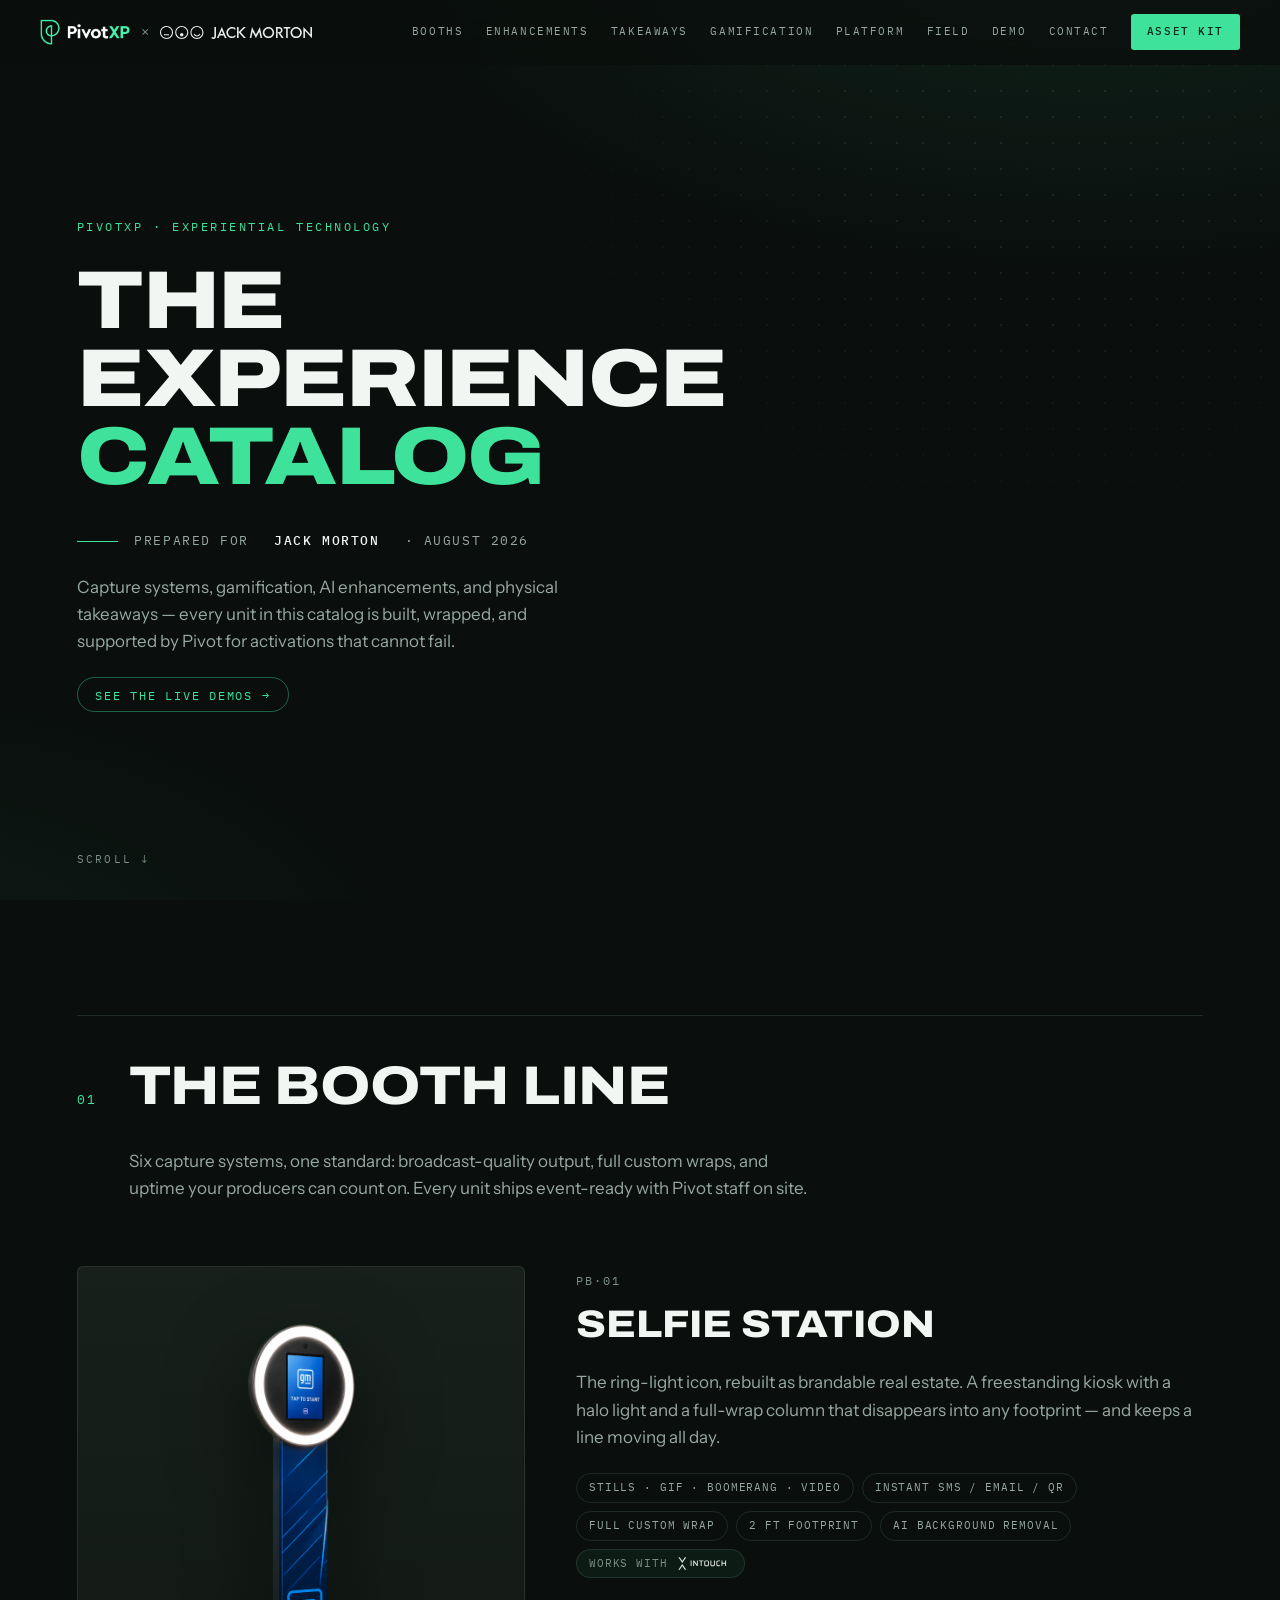
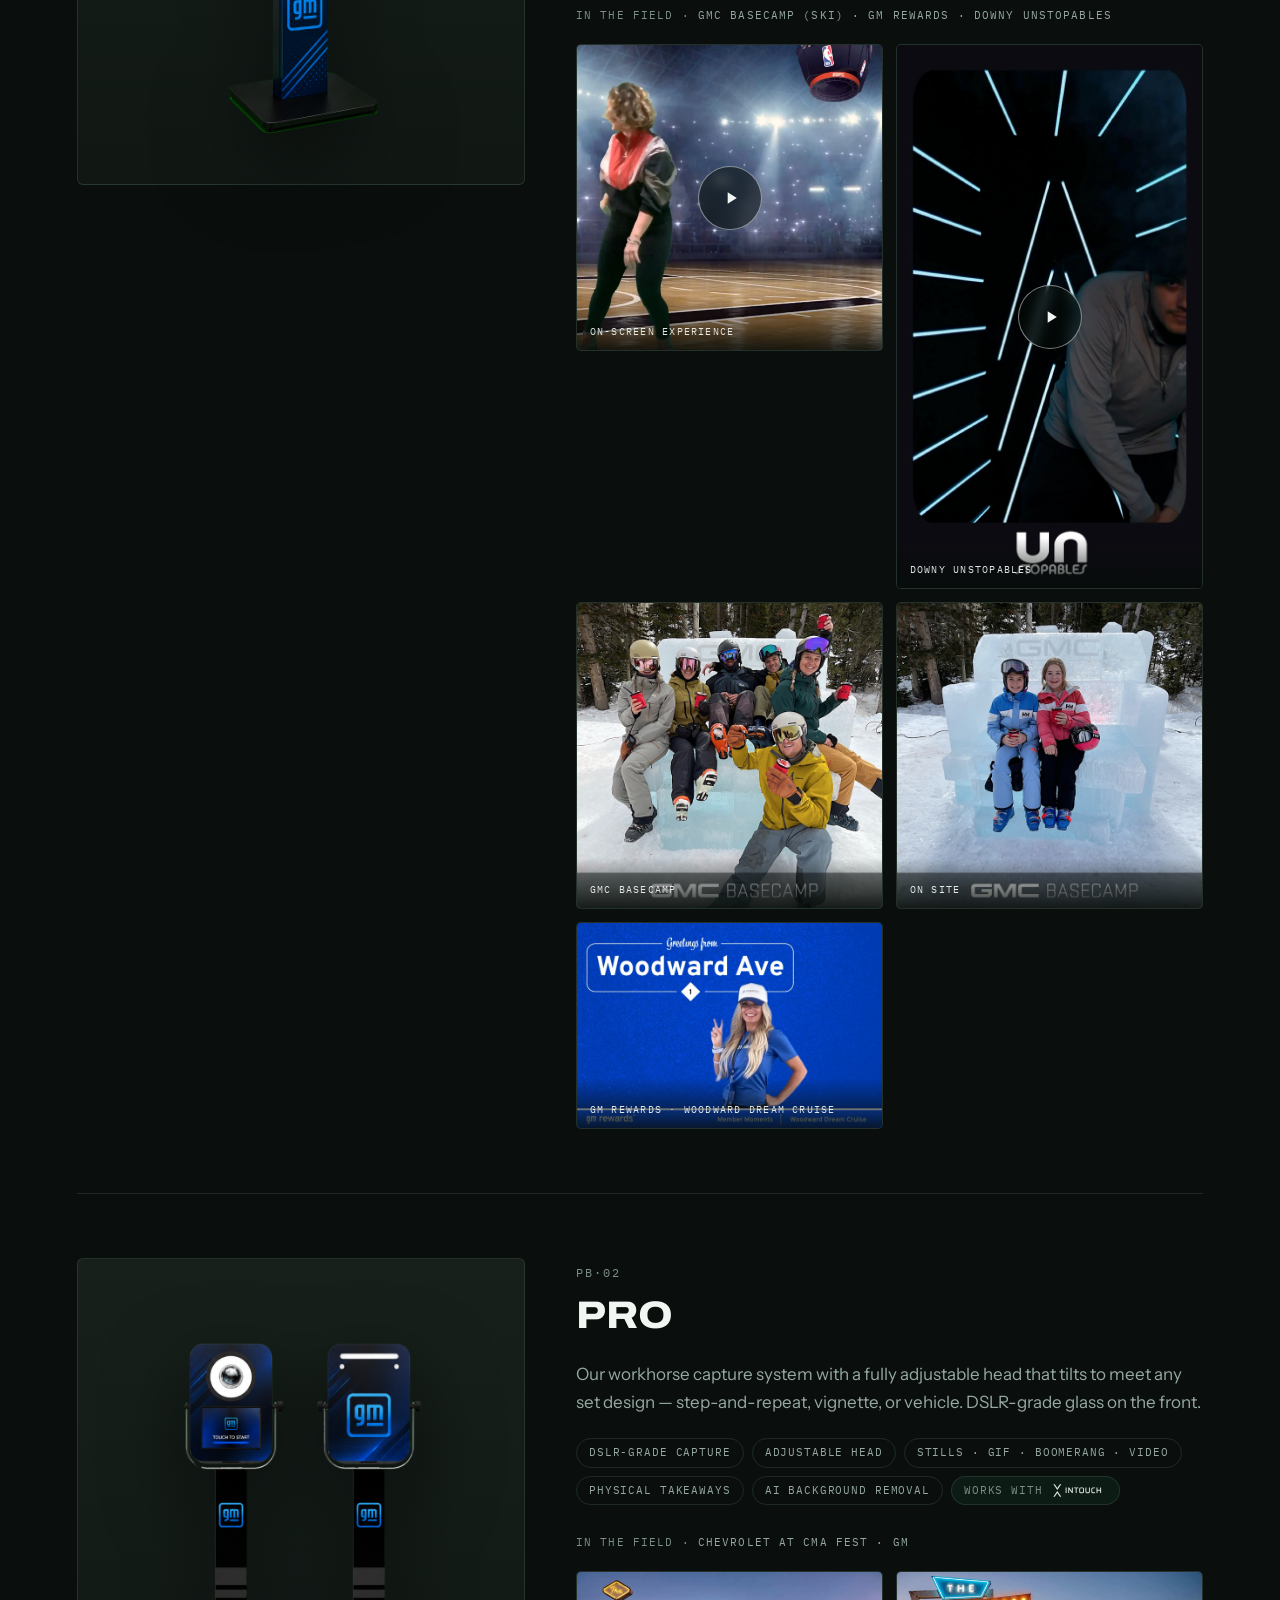
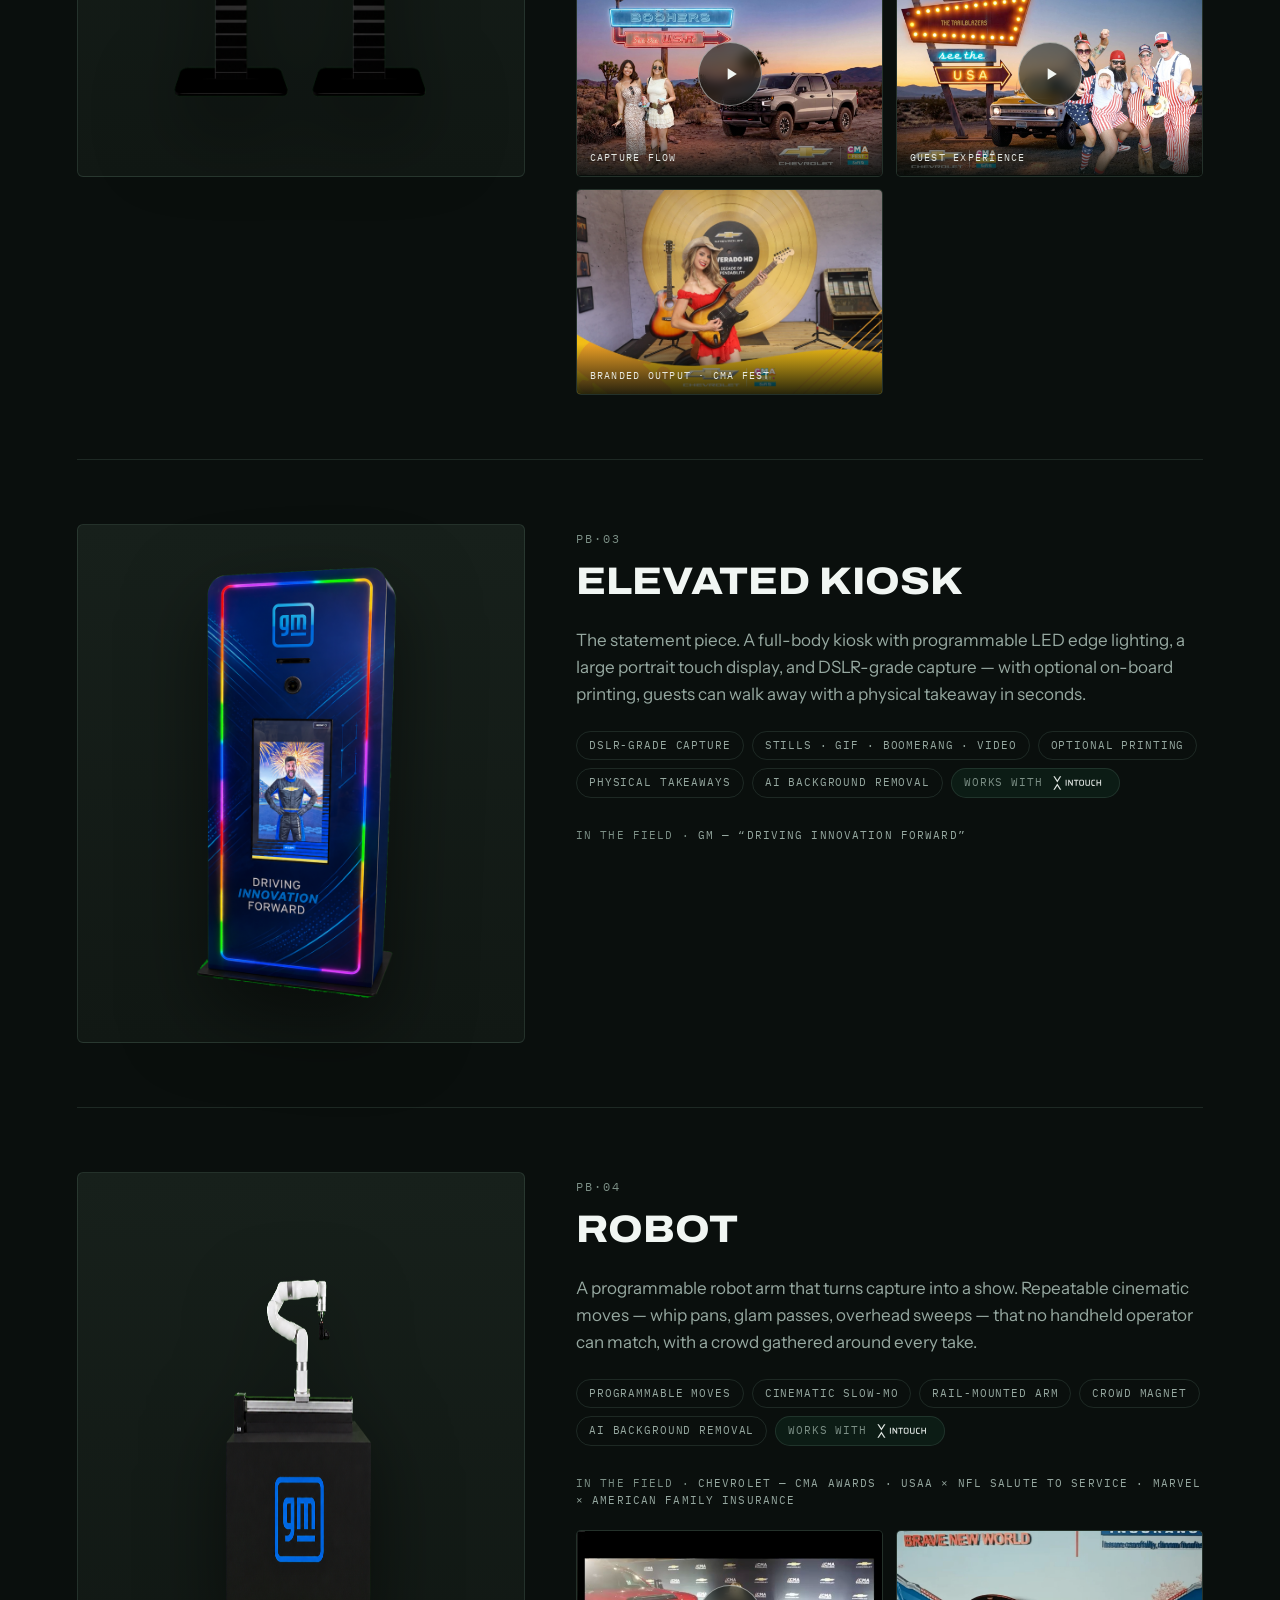
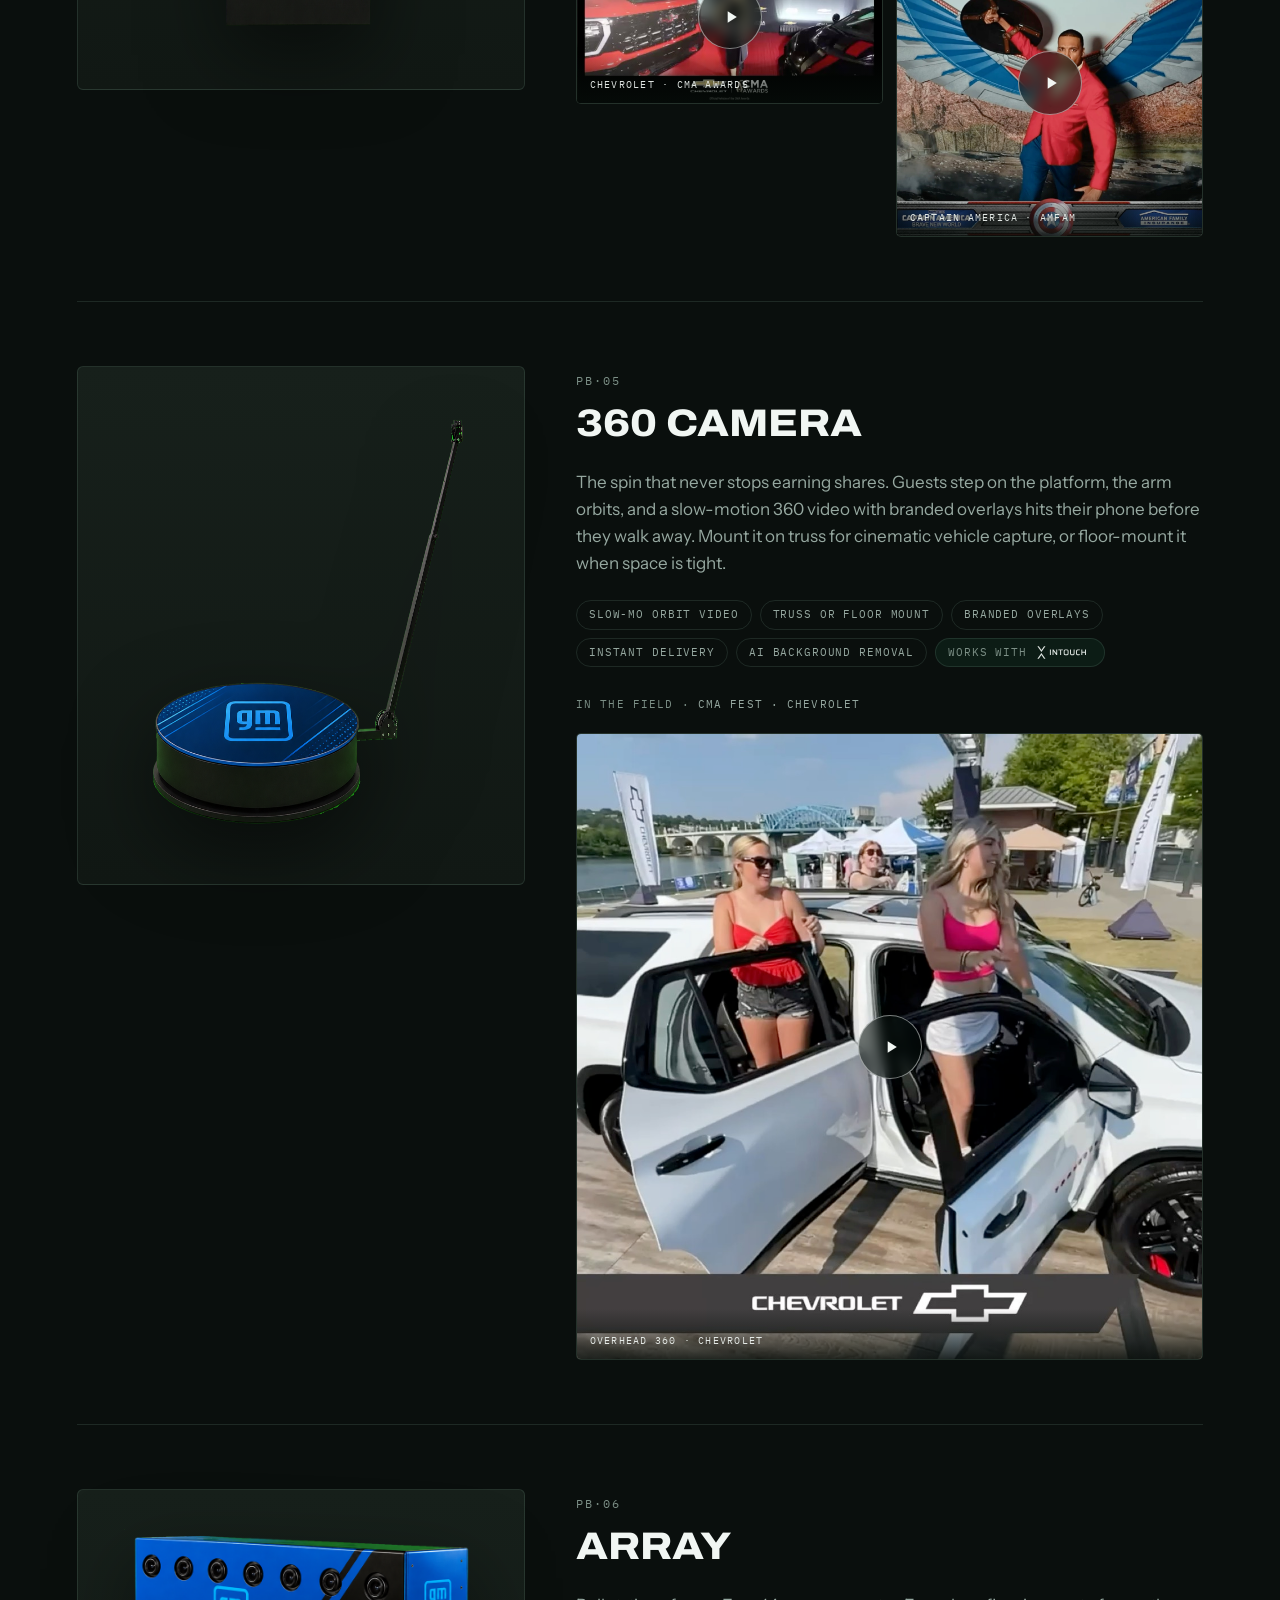
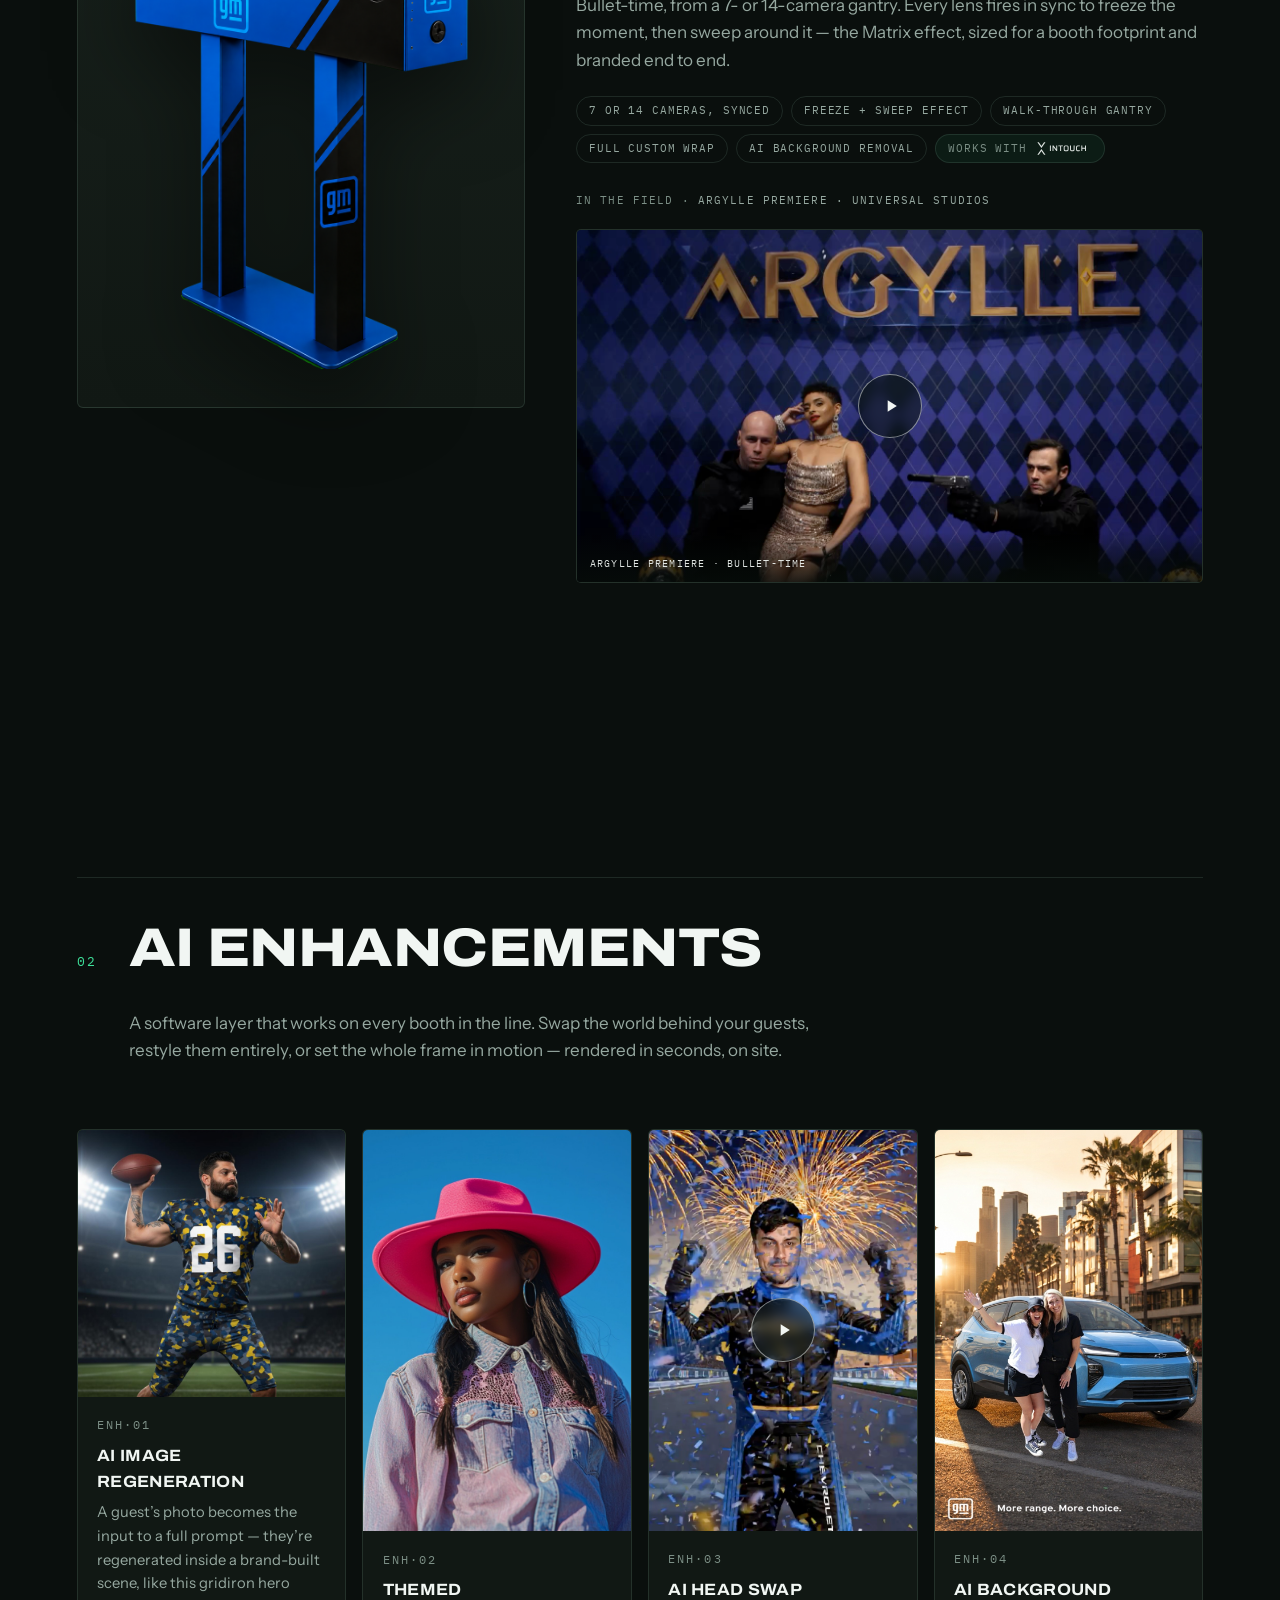
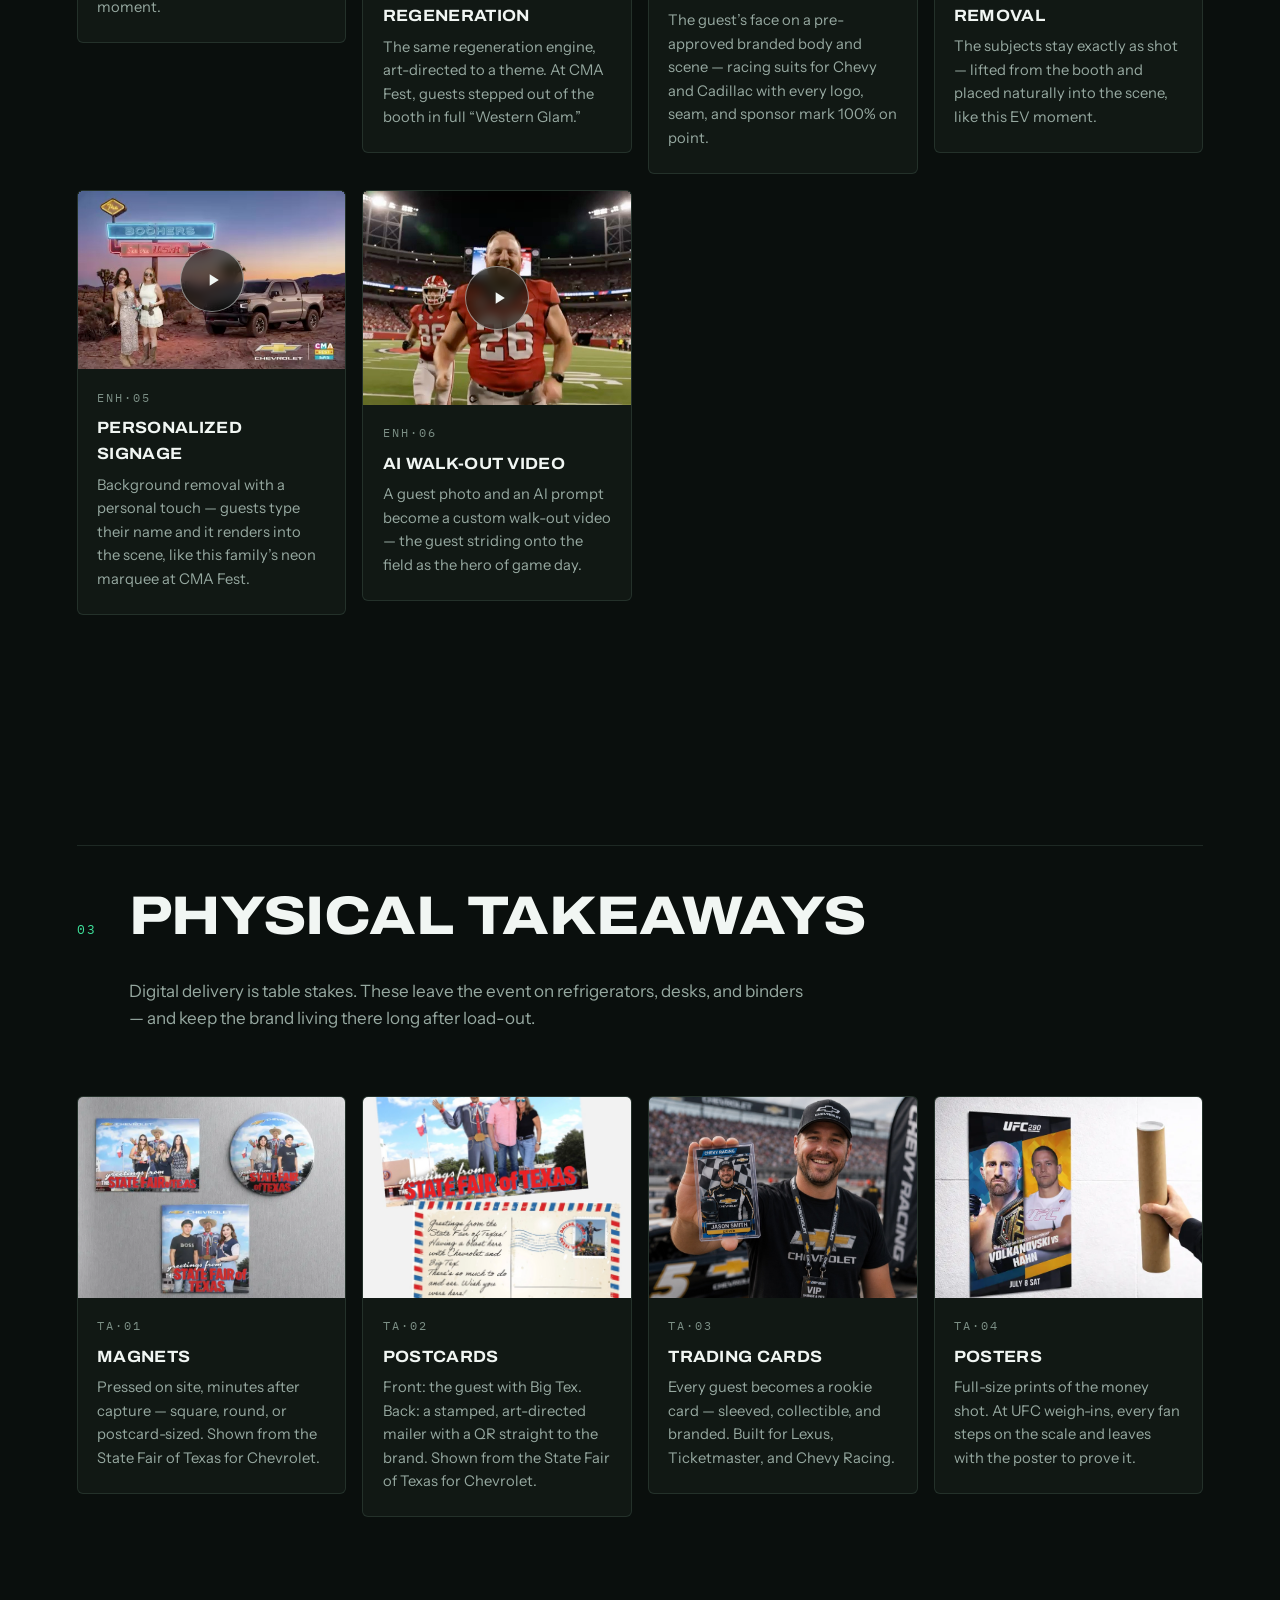
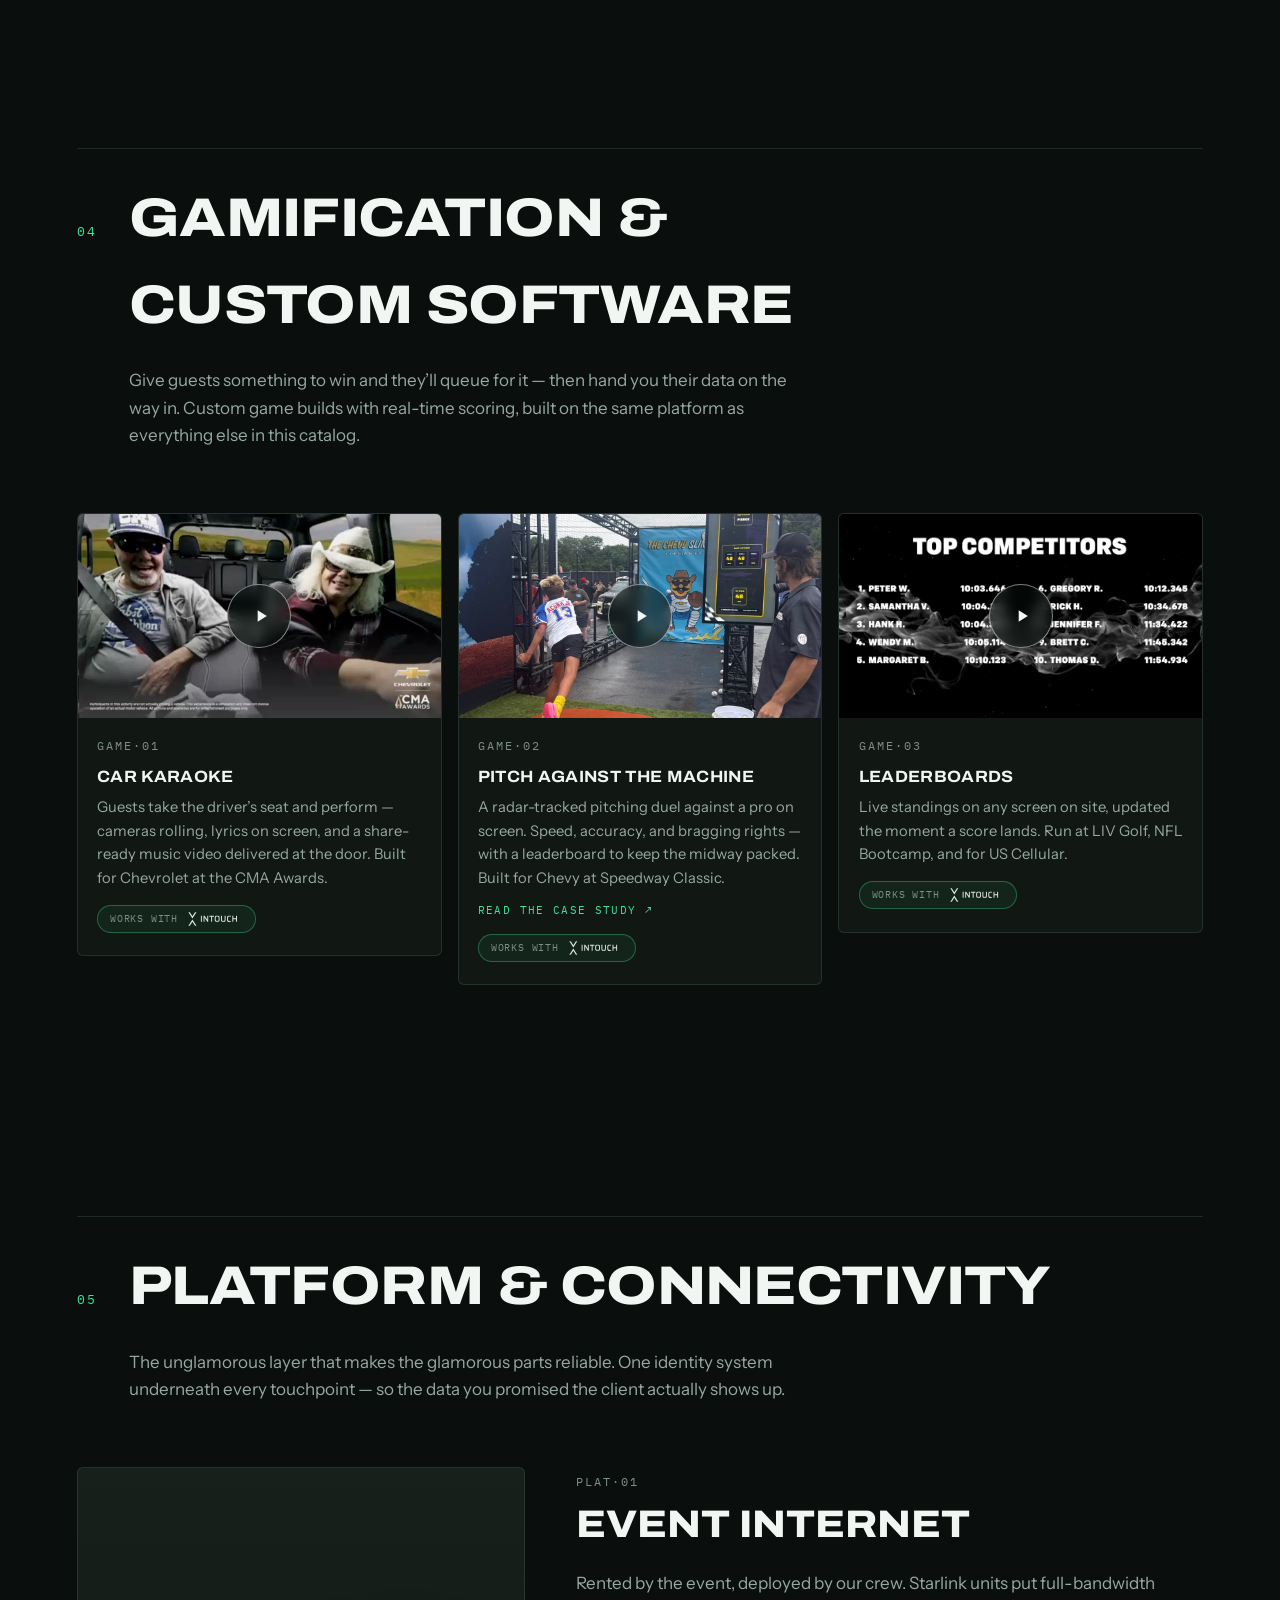
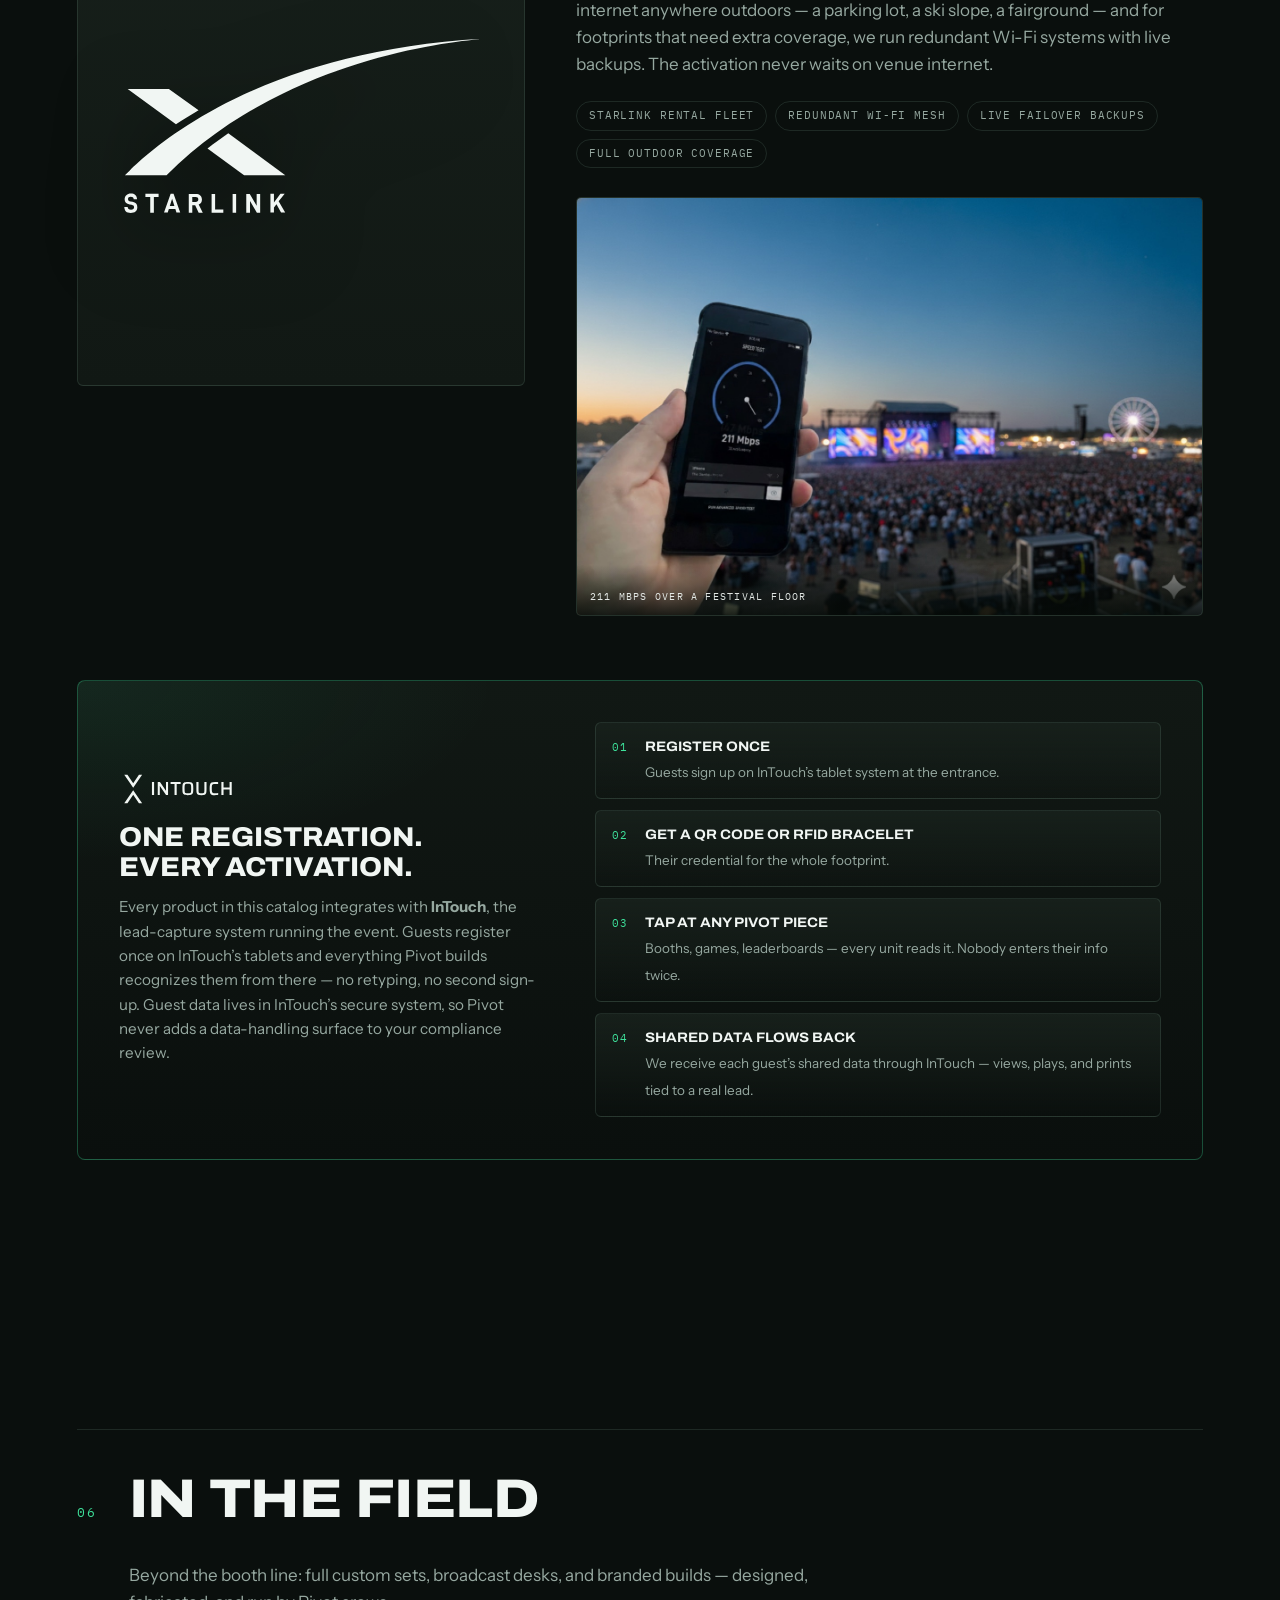
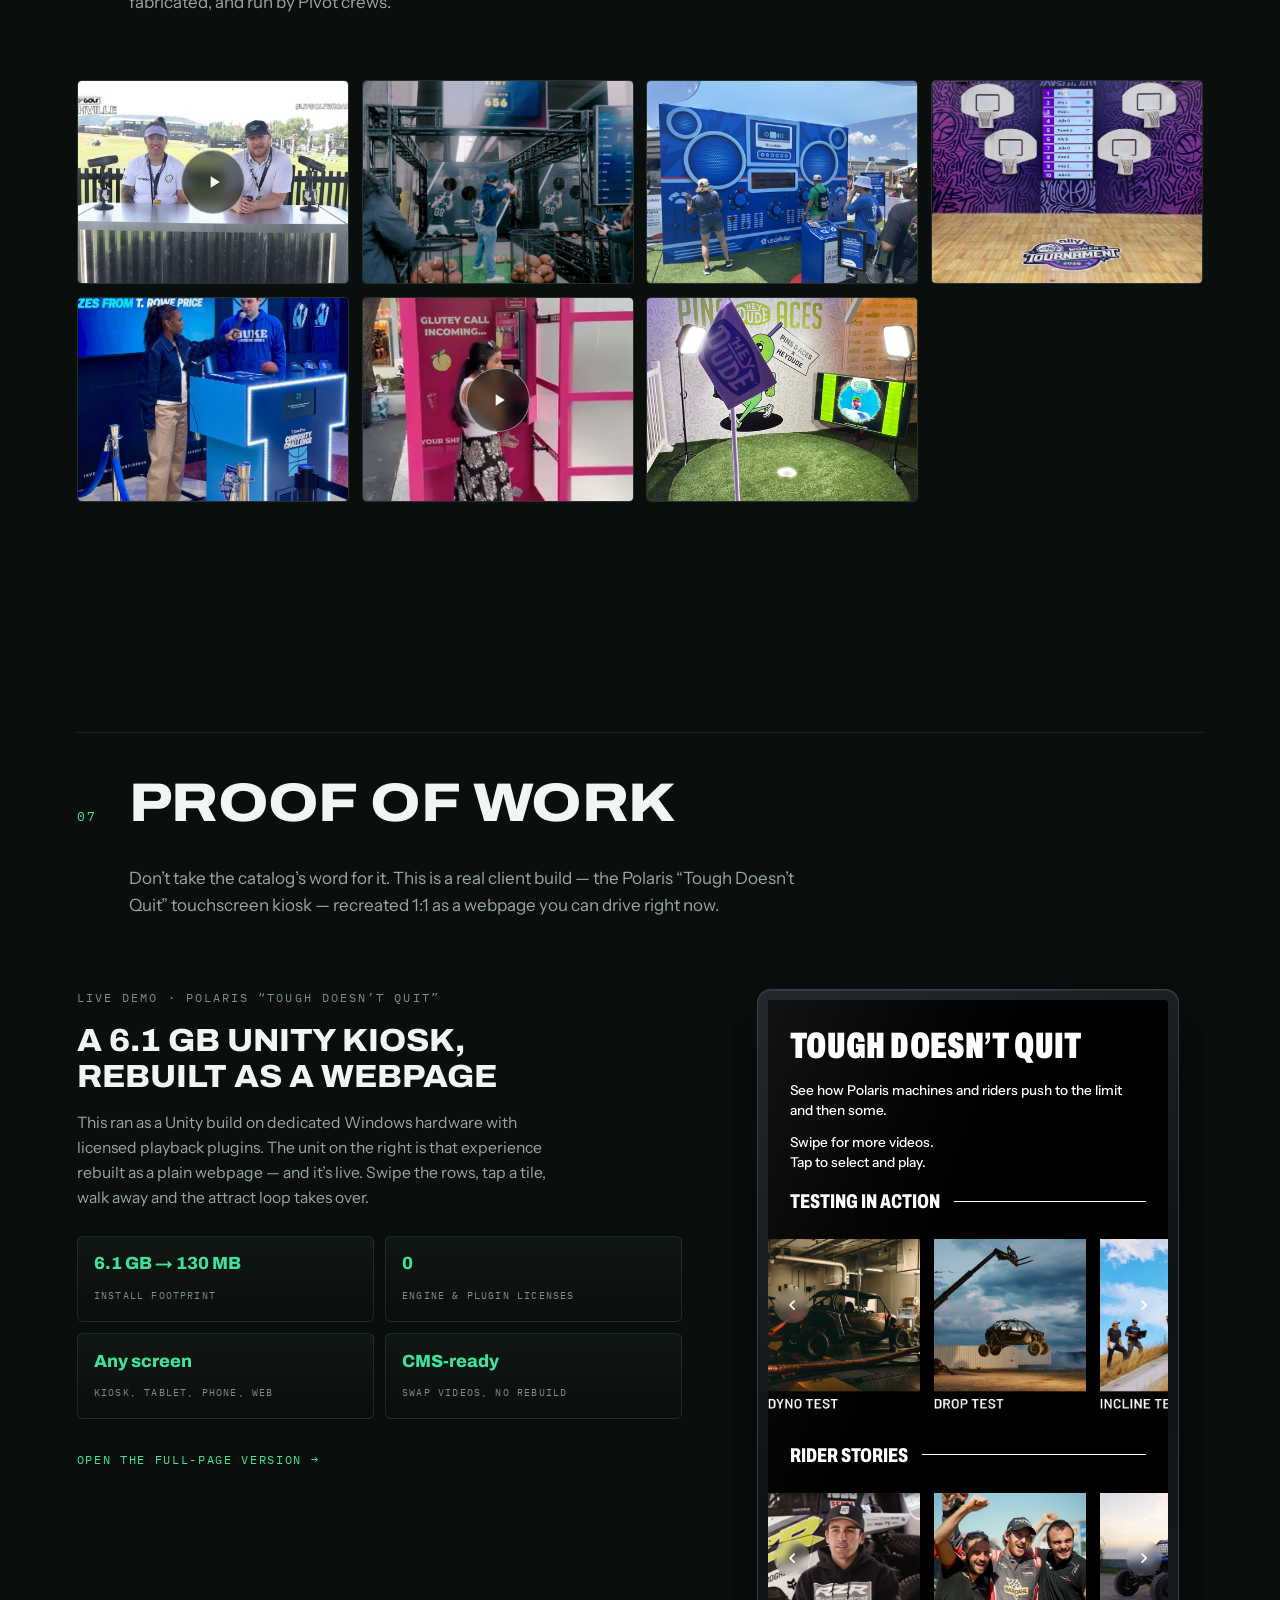
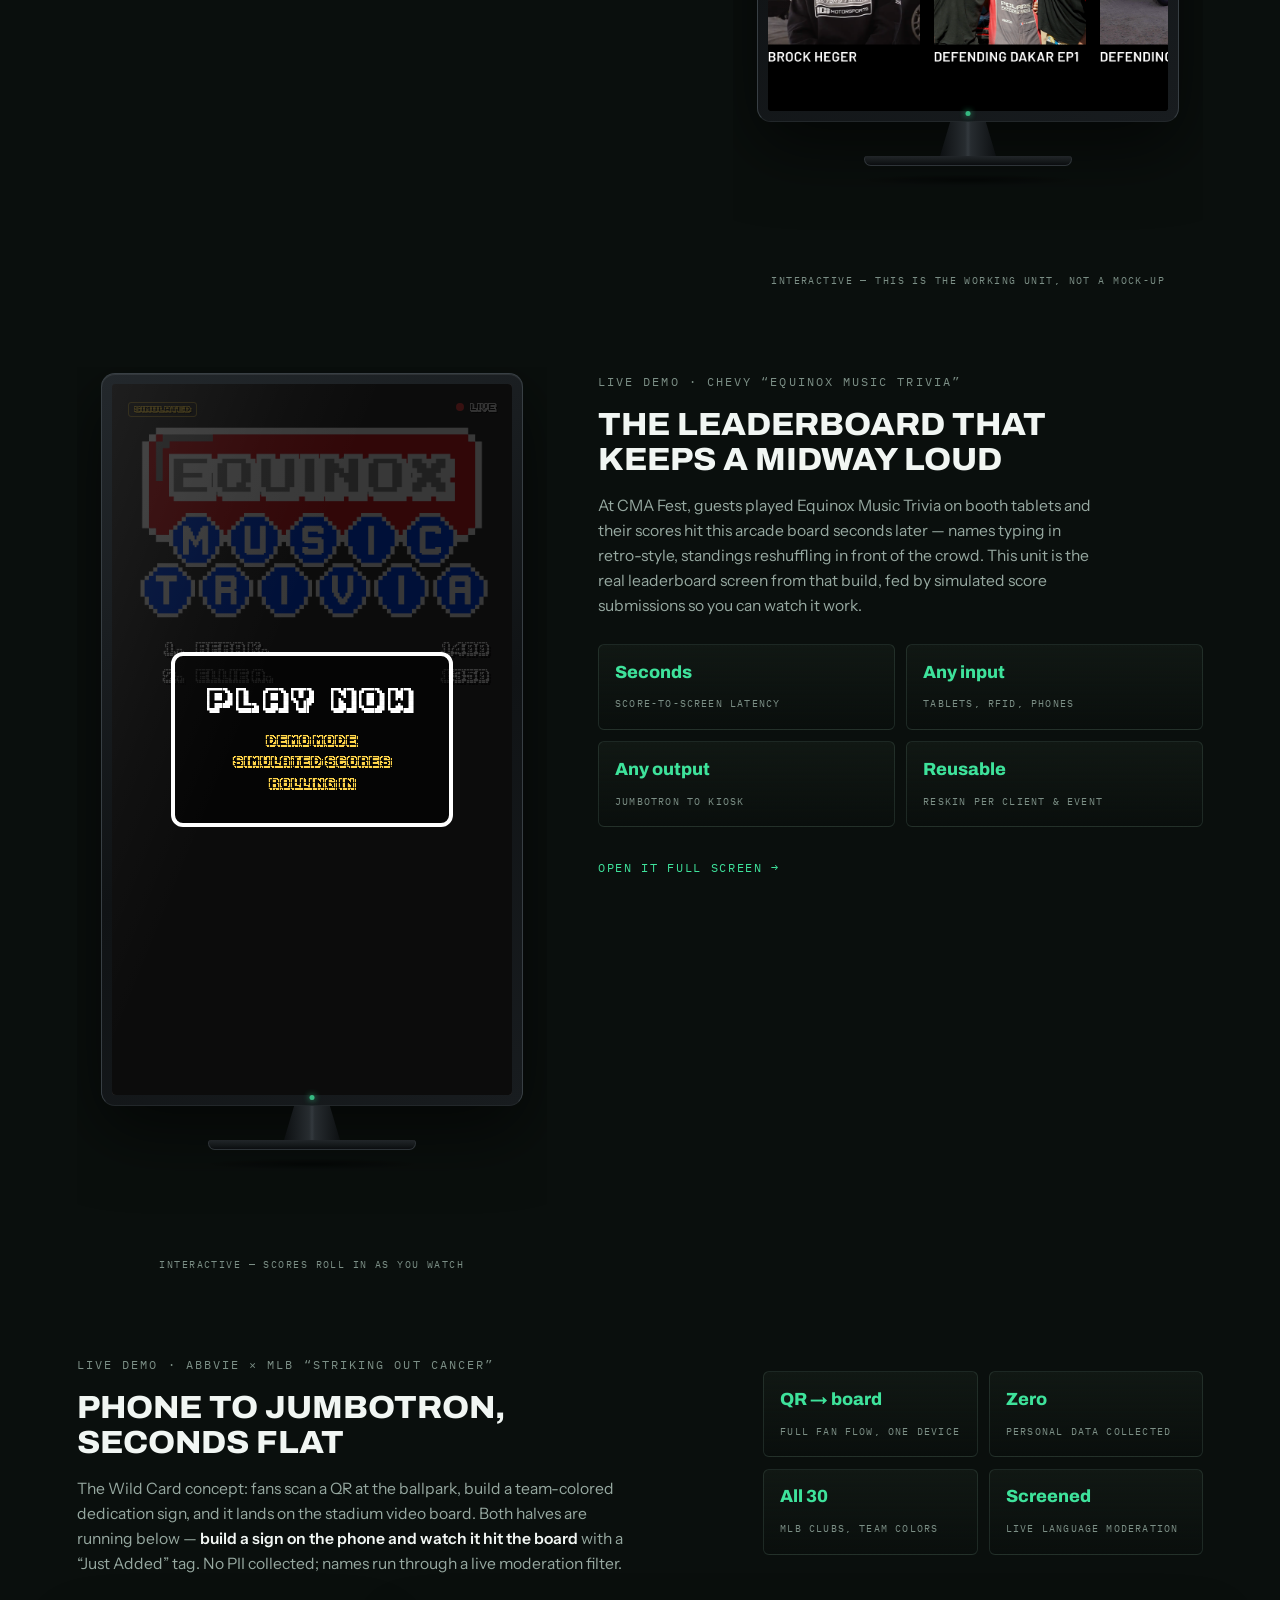
<file: index.html>
<!doctype html>
<html lang="en">
<head>
<meta charset="utf-8">
<meta name="viewport" content="width=device-width, initial-scale=1">
<meta name="robots" content="noindex, nofollow">
<title>Pivot × Jack Morton — The Experience Catalog</title>
<meta name="description" content="PivotXP experiential product catalog, prepared for Jack Morton.">
<meta property="og:title" content="Pivot × Jack Morton — The Experience Catalog">
<meta property="og:description" content="Capture systems, gamification, AI enhancements, and physical takeaways — with three live demos you can drive in the browser.">
<meta property="og:image" content="https://pivotxp.github.io/jack-morton-catalog/assets/img/og-cover.jpg">
<meta property="og:url" content="https://pivotxp.github.io/jack-morton-catalog/">
<meta property="og:type" content="website">
<meta name="twitter:card" content="summary_large_image">
<link rel="preconnect" href="https://fonts.googleapis.com">
<link rel="preconnect" href="https://fonts.gstatic.com" crossorigin>
<link rel="stylesheet" href="https://fonts.googleapis.com/css2?family=Archivo:wdth,wght@62..125,100..900&amp;family=Instrument+Sans:wght@400;500;600&amp;family=IBM+Plex+Mono:wght@400;500&amp;display=swap">
<link rel="icon" href="data:image/svg+xml,%3Csvg xmlns='http://www.w3.org/2000/svg' viewBox='0 0 100 100'%3E%3Ccircle cx='50' cy='50' r='42' fill='none' stroke='%233EE29B' stroke-width='10'/%3E%3C/svg%3E">
<style>
:root{
  --bg:#0A0F0D; --surface:#111814; --raise:#17201B; --line:rgba(151,199,178,.14);
  --ink:#F1F6F3; --muted:#96A8A0; --dim:#7C8F86;
  --mint:#3EE29B; --mint-deep:#1FA06C; --mint-ink:#062A1B;
  --disp:"Archivo",system-ui,sans-serif; --body:"Instrument Sans",system-ui,sans-serif; --mono:"IBM Plex Mono",ui-monospace,monospace;
}
*{margin:0;padding:0;box-sizing:border-box}
html{scroll-behavior:smooth}
body{background:var(--bg);color:var(--ink);font-family:var(--body);font-size:17px;line-height:1.6;-webkit-font-smoothing:antialiased}
img,video{max-width:100%;display:block}
a{color:var(--mint);text-decoration:none}
a:focus-visible,button:focus-visible{outline:2px solid var(--mint);outline-offset:3px}
::selection{background:var(--mint);color:var(--mint-ink)}

/* ---------- type ---------- */
h1,h2,h3{font-family:var(--disp);text-wrap:balance}
.eyebrow{font-family:var(--mono);font-size:.72rem;letter-spacing:.22em;text-transform:uppercase;color:var(--mint)}
.kicker{font-family:var(--mono);font-size:.72rem;letter-spacing:.18em;text-transform:uppercase;color:var(--dim)}

/* ---------- nav ---------- */
.nav{position:fixed;inset:0 0 auto 0;z-index:50;display:flex;align-items:center;gap:1.5rem;padding:.9rem clamp(1.2rem,4vw,2.5rem);background:color-mix(in srgb,var(--bg) 82%,transparent);backdrop-filter:blur(14px);border-bottom:1px solid transparent;transition:border-color .3s}
.nav.scrolled{border-bottom-color:var(--line)}
.nav .brand{display:flex;align-items:center;gap:.7rem}
.nav img{height:26px;width:auto}
.brand .bx{font-family:var(--mono);font-size:.85rem;color:var(--dim)}
.brand img.jm{height:13px;width:auto;opacity:.92}
.nav-links{display:flex;gap:1.4rem;margin-left:auto;align-items:center}
.nav-links a{font-family:var(--mono);font-size:.7rem;letter-spacing:.14em;text-transform:uppercase;color:var(--muted);transition:color .2s}
.nav-links a:hover{color:var(--ink)}
.btn-kit{background:var(--mint);color:var(--mint-ink)!important;padding:.55rem 1rem;border-radius:3px;font-weight:500}
.btn-kit:hover{background:#5BEFAF;color:var(--mint-ink)!important}
@media(max-width:900px){
  .nav{flex-wrap:wrap;row-gap:.4rem;padding-bottom:.6rem}
  .nav-links{order:3;width:100%;margin-left:0;overflow-x:auto;scrollbar-width:none;gap:1.1rem;padding-bottom:.2rem}
  .nav-links::-webkit-scrollbar{display:none}
  .nav-links a{white-space:nowrap}
  .btn-kit{order:2;margin-left:auto}
}

/* ---------- cover ---------- */
.cover{min-height:100svh;display:flex;flex-direction:column;justify-content:center;padding:clamp(5rem,10vh,8rem) clamp(1.2rem,6vw,5rem) 4rem;position:relative;overflow:hidden;background:
  radial-gradient(1200px 600px at 85% -10%,rgba(62,226,155,.10),transparent 60%),
  radial-gradient(900px 500px at -10% 110%,rgba(62,226,155,.06),transparent 60%),
  var(--bg)}
.cover::after{content:"";position:absolute;inset:0;background-image:radial-gradient(rgba(151,199,178,.10) 1px,transparent 1px);background-size:26px 26px;mask-image:radial-gradient(700px 500px at 80% 20%,#000 20%,transparent 75%);pointer-events:none}
.cover .eyebrow{margin-bottom:1.6rem}
.cover h1{font-size:clamp(2.1rem,6.4vw,6.4rem);font-weight:840;font-stretch:118%;line-height:.95;letter-spacing:-.015em;text-transform:uppercase;max-width:12ch}
.cover h1 em{font-style:normal;color:var(--mint)}
.cover .prep{margin-top:2.2rem;display:flex;flex-wrap:wrap;align-items:center;gap:.6rem 1rem;font-family:var(--mono);font-size:.8rem;letter-spacing:.12em;text-transform:uppercase;color:var(--muted)}
.cover .prep b{color:var(--ink);font-weight:500}
.cover .prep::before{content:"";width:2.6rem;height:1px;background:var(--mint)}
.cover p.lede{margin-top:1.4rem;max-width:46ch;color:var(--muted);font-size:1.06rem}
.cover .demo-cue{margin-top:1.6rem}
.cover .demo-cue a{font-family:var(--mono);font-size:.78rem;letter-spacing:.14em;text-transform:uppercase;border:1px solid rgba(62,226,155,.4);border-radius:99px;padding:.55rem 1.1rem;transition:background .2s,border-color .2s}
.cover .demo-cue a:hover{background:rgba(62,226,155,.12);border-color:var(--mint)}
.cover .scroll-cue{position:absolute;bottom:2rem;left:clamp(1.2rem,6vw,5rem);font-family:var(--mono);font-size:.68rem;letter-spacing:.2em;text-transform:uppercase;color:var(--dim);animation:cue 2.6s ease-in-out infinite}
@keyframes cue{50%{transform:translateY(6px);opacity:.5}}
@media(prefers-reduced-motion:reduce){.cover .scroll-cue{animation:none}.reveal{transition:none!important}}

/* ---------- section chrome ---------- */
section{padding:clamp(4rem,9vw,7.5rem) clamp(1.2rem,6vw,5rem)}
.sec-head{display:grid;grid-template-columns:auto 1fr;gap:1.2rem 2rem;align-items:baseline;border-top:1px solid var(--line);padding-top:1.6rem;margin-bottom:clamp(2.5rem,5vw,4rem)}
.sec-head .num{font-family:var(--mono);font-size:.8rem;color:var(--mint);letter-spacing:.15em}
.sec-head h2{font-size:clamp(1.45rem,4.5vw,3.4rem);font-weight:800;font-stretch:115%;text-transform:uppercase;letter-spacing:-.01em;overflow-wrap:anywhere}
.sec-head p{grid-column:2;max-width:62ch;color:var(--muted)}

/* ---------- product spreads ---------- */
.product{display:grid;grid-template-columns:minmax(0,5fr) minmax(0,7fr);gap:clamp(1.5rem,4vw,4rem);align-items:start;padding:clamp(2.5rem,5vw,4rem) 0;border-top:1px solid var(--line)}
.product:first-of-type{border-top:none;padding-top:0}
.product .stage{background:linear-gradient(180deg,var(--raise),var(--surface));border:1px solid var(--line);border-radius:6px;padding:clamp(1.5rem,3vw,2.6rem);display:flex;align-items:center;justify-content:center;position:sticky;top:5.2rem}
.product .stage img{max-height:440px;width:auto;max-width:100%;filter:drop-shadow(0 30px 40px rgba(0,0,0,.5))}
.product .info .kicker{margin-bottom:.5rem}
.product h3{font-size:clamp(1.6rem,3.2vw,2.4rem);font-weight:800;font-stretch:112%;text-transform:uppercase;margin-bottom:.9rem}
.product .desc{color:var(--muted);max-width:60ch;margin-bottom:1.4rem}
.specs{display:flex;flex-wrap:wrap;gap:.5rem;margin-bottom:1.8rem}
.specs span{font-family:var(--mono);font-size:.68rem;letter-spacing:.08em;text-transform:uppercase;color:var(--muted);border:1px solid var(--line);border-radius:99px;padding:.32rem .75rem}
.seen{font-family:var(--mono);font-size:.7rem;letter-spacing:.1em;text-transform:uppercase;color:var(--dim);margin-bottom:1.2rem}
.seen b{color:var(--muted);font-weight:400}
@media(max-width:960px){.product{grid-template-columns:1fr}.product .stage{position:static}.product .stage img{max-height:320px}}

/* ---------- media grids ---------- */
.media{display:grid;gap:.8rem;grid-template-columns:repeat(auto-fit,minmax(230px,1fr));align-items:start}
.media figure{position:relative;border-radius:5px;overflow:hidden;background:var(--surface);border:1px solid var(--line);cursor:zoom-in}
.media img,.media video{width:100%;height:auto}

.media figcaption{position:absolute;inset:auto 0 0 0;padding:1.5rem .8rem .6rem;font-family:var(--mono);font-size:.64rem;letter-spacing:.12em;text-transform:uppercase;color:rgba(241,246,243,.92);background:linear-gradient(transparent,rgba(6,12,9,.85));pointer-events:none}
.vwrap{position:relative;cursor:pointer}
.vwrap .playbtn{position:absolute;inset:0;margin:auto;width:64px;height:64px;border-radius:50%;border:1px solid rgba(241,246,243,.5);background:rgba(6,15,11,.55);backdrop-filter:blur(6px);display:flex;align-items:center;justify-content:center;transition:transform .2s,background .2s;pointer-events:none}
.vwrap:hover .playbtn{transform:scale(1.08);background:rgba(62,226,155,.25)}
.playbtn svg{width:20px;height:20px;fill:var(--ink);margin-left:3px}
.vwrap.playing .playbtn{display:none}
.vwrap video{cursor:pointer}

/* ---------- enhancement / takeaway cards ---------- */
.cards{display:grid;gap:1rem;grid-template-columns:repeat(auto-fit,minmax(260px,1fr));align-items:start}
.card{background:var(--surface);border:1px solid var(--line);border-radius:6px;overflow:hidden;display:flex;flex-direction:column}
.card .art{aspect-ratio:4/3;overflow:hidden;position:relative;background:var(--raise)}
#gamification-cards .card .art{aspect-ratio:16/9}
#enhancements .card .art{aspect-ratio:auto}
.cards .card .art:not(#gamification-cards .art){cursor:zoom-in}
.card .art img,.card .art video{width:100%;height:100%;object-fit:cover}
#enhancements .card .art img,#enhancements .card .art video{height:auto;object-fit:initial;display:block}
.card .txt{padding:1.2rem 1.2rem 1.4rem}
.card h4{font-family:var(--disp);font-weight:700;font-stretch:108%;text-transform:uppercase;font-size:1.02rem;letter-spacing:.02em;margin-bottom:.4rem}
.card p{color:var(--muted);font-size:.92rem}
.card .kicker{display:block;margin-bottom:.5rem}
.card a.case{display:inline-block;margin-top:.7rem;font-family:var(--mono);font-size:.7rem;letter-spacing:.12em;text-transform:uppercase}
.card a.case::after{content:" ↗"}

/* ---------- platform ---------- */
.plat{display:grid;gap:1rem;grid-template-columns:repeat(auto-fit,minmax(240px,1fr))}
.plat .p{border:1px solid var(--line);border-radius:6px;padding:1.5rem;background:linear-gradient(180deg,var(--surface),transparent)}
.plat .p svg{width:26px;height:26px;stroke:var(--mint);fill:none;stroke-width:1.5;margin-bottom:1rem}
.plat h4{font-family:var(--disp);font-weight:700;font-stretch:108%;text-transform:uppercase;font-size:.98rem;margin-bottom:.45rem}
.plat p{color:var(--muted);font-size:.9rem}

/* ---------- asset kit band ---------- */
.kit{margin:0 clamp(1.2rem,6vw,5rem);border:1px solid var(--mint-deep);border-radius:8px;background:
  radial-gradient(600px 300px at 90% 0%,rgba(62,226,155,.14),transparent 60%),var(--surface);
  padding:clamp(2rem,5vw,3.5rem);display:grid;grid-template-columns:1fr auto;gap:2rem;align-items:center}
.kit h2{font-size:clamp(1.5rem,3.4vw,2.4rem);font-weight:800;font-stretch:112%;text-transform:uppercase;margin-bottom:.7rem}
.kit p{color:var(--muted);max-width:52ch}
.kit .actions{display:flex;flex-direction:column;gap:.7rem}
.kit .actions a{font-family:var(--mono);font-size:.78rem;letter-spacing:.1em;text-transform:uppercase;text-align:center;padding:.9rem 1.6rem;border-radius:4px}
.kit .actions .primary{background:var(--mint);color:var(--mint-ink);font-weight:500}
.kit .actions .primary:hover{background:#5BEFAF}
.kit .actions .ghost{border:1px solid var(--line);color:var(--muted)}
.kit .actions .ghost:hover{color:var(--ink);border-color:var(--muted)}
@media(max-width:800px){.kit{grid-template-columns:1fr}}

.connect-strip{display:flex;gap:1.2rem;align-items:flex-start;border:1px solid var(--line);border-radius:8px;
  padding:clamp(1.2rem,2.5vw,1.8rem) clamp(1.4rem,3vw,2.2rem);background:linear-gradient(180deg,var(--surface),transparent)}
.connect-strip svg{width:26px;height:26px;flex:none;stroke:var(--mint);fill:none;stroke-width:1.5;margin-top:.2rem}
.connect-strip p{color:var(--muted);font-size:.95rem;max-width:90ch}
.connect-strip b{color:var(--ink);font-weight:600}

.stage-logo{background:radial-gradient(420px 220px at 50% 42%,rgba(62,226,155,.10),transparent 70%),linear-gradient(180deg,var(--raise),var(--surface));min-height:300px}
.stage-logo img{width:min(340px,70%);max-height:none;filter:drop-shadow(0 0 34px rgba(241,246,243,.18))}

/* ---------- proof of work ---------- */
.proof-grid{display:grid;grid-template-columns:minmax(300px,1fr) minmax(320px,470px);gap:clamp(2rem,4vw,4rem);align-items:start}
.pg-copy h3{font-family:var(--disp);font-weight:800;font-stretch:105%;text-transform:uppercase;font-size:clamp(1.35rem,2.6vw,2rem);line-height:1.1;margin:.8rem 0 1rem}
.pg-copy>p{color:var(--muted);font-size:.98rem;max-width:50ch}
.pg-stats{display:grid;grid-template-columns:1fr 1fr;gap:.7rem;margin:1.6rem 0}
.pg-stats .s{border:1px solid var(--line);border-radius:6px;padding:.85rem 1rem;background:linear-gradient(180deg,var(--surface),transparent)}
.pg-stats .s b{display:block;font-family:var(--disp);font-weight:800;font-size:1.1rem;color:var(--mint);margin-bottom:.1rem}
.pg-stats .s span{font-family:var(--mono);font-size:.62rem;letter-spacing:.12em;text-transform:uppercase;color:var(--dim)}
.pc-cta{display:inline-block;font-family:var(--mono);font-size:.74rem;letter-spacing:.14em;text-transform:uppercase;color:var(--mint)}
.pg-unit iframe{display:block;width:100%;aspect-ratio:100/188;border:none;overflow:hidden}
.pg-cap{margin-top:.4rem;font-family:var(--mono);font-size:.64rem;letter-spacing:.14em;text-transform:uppercase;color:var(--dim);text-align:center}
.proof-grid+.proof-grid{margin-top:clamp(3rem,6vw,5rem)}
.proof-grid.flip{grid-template-columns:minmax(320px,470px) minmax(300px,1fr)}
.proof-grid.flip .pg-copy{order:2}
@media(max-width:820px){.proof-grid,.proof-grid.flip{grid-template-columns:1fr}.proof-grid.flip .pg-copy{order:0}.pg-unit{max-width:440px;margin:0 auto;width:100%}}

.field-grid img,.field-grid video{aspect-ratio:4/3;height:100%;object-fit:cover}

/* ---------- InTouch integration ---------- */
.intouch{display:inline-flex;align-items:center;gap:.5rem;font-family:var(--mono);font-size:.62rem;letter-spacing:.08em;
  text-transform:uppercase;color:var(--mint);border:1px solid rgba(62,226,155,.35);border-radius:99px;padding:.32rem .75rem;
  background:rgba(62,226,155,.06)}
.intouch em{font-style:normal;color:var(--dim)}
.intouch img{height:.85rem;width:auto;display:inline-block;opacity:.92}
.cards .card .txt .intouch{margin-top:.9rem;align-self:flex-start}
.cards .card .txt{display:flex;flex-direction:column;align-items:flex-start}
.intouch-band{border:1px solid rgba(62,226,155,.3);border-radius:8px;margin-bottom:clamp(1.6rem,3vw,2.4rem);
  padding:clamp(1.5rem,3.5vw,2.6rem);display:grid;grid-template-columns:minmax(280px,1.05fr) 1.4fr;gap:clamp(1.5rem,4vw,3.5rem);align-items:center;
  background:radial-gradient(700px 300px at 0% 0%,rgba(62,226,155,.08),transparent 60%),linear-gradient(180deg,var(--surface),var(--bg))}
.intouch-band .ib-logo{height:30px;width:auto;margin-bottom:1.1rem}
.intouch-band h3{font-family:var(--disp);font-weight:800;font-stretch:105%;text-transform:uppercase;font-size:clamp(1.2rem,2.2vw,1.7rem);line-height:1.12;margin-bottom:.8rem}
.intouch-band .ib-copy p{color:var(--muted);font-size:.95rem;max-width:48ch}
.ib-flow{display:grid;gap:.7rem}
.ib-flow .step{display:flex;gap:1rem;align-items:baseline;border:1px solid var(--line);border-radius:6px;padding:.8rem 1rem;background:linear-gradient(180deg,var(--raise),transparent)}
.ib-flow .step i{font-family:var(--mono);font-style:normal;font-size:.7rem;color:var(--mint);letter-spacing:.12em}
.ib-flow .step div b{display:block;font-family:var(--disp);font-weight:700;font-stretch:108%;text-transform:uppercase;font-size:.86rem}
.ib-flow .step div span{color:var(--muted);font-size:.84rem}
@media(max-width:820px){.intouch-band{grid-template-columns:1fr}}

/* ---------- strikeout duo demo ---------- */
.duo-block{margin-top:clamp(3rem,6vw,5rem)}
.duo-head{display:grid;grid-template-columns:minmax(300px,1fr) minmax(280px,440px);gap:clamp(2rem,4vw,4rem);align-items:center;margin-bottom:clamp(1.6rem,3vw,2.5rem)}
.duo-head h3{font-family:var(--disp);font-weight:800;font-stretch:105%;text-transform:uppercase;font-size:clamp(1.35rem,2.6vw,2rem);line-height:1.1;margin:.8rem 0 1rem}
.duo-head p{color:var(--muted);font-size:.98rem;max-width:56ch}
.duo-head b{color:var(--ink);font-weight:600}
.duo-head .pg-stats{margin:0}
.duo{display:grid;grid-template-columns:minmax(220px,300px) 1fr;gap:clamp(1.2rem,2.5vw,2.2rem);align-items:start}
.phone{border-radius:26px;padding:9px;background:linear-gradient(150deg,#23282c,#101315 60%,#181c1f);border:1px solid #383f44;
  box-shadow:inset 0 1px 0 rgba(255,255,255,.08),0 18px 50px rgba(0,0,0,.55)}
.phone iframe{display:block;width:100%;aspect-ratio:9/17.5;border:none;border-radius:18px;background:#000}
.board{border-radius:10px;padding:clamp(8px,1.2vw,13px);background:linear-gradient(150deg,#23282c,#101315 60%,#181c1f);border:1px solid #383f44;
  box-shadow:inset 0 1px 0 rgba(255,255,255,.08),0 18px 50px rgba(0,0,0,.55)}
.board iframe{display:block;width:100%;aspect-ratio:16/9;border:none;border-radius:4px;background:#000}
@media(max-width:820px){.duo-head{grid-template-columns:1fr}.duo{grid-template-columns:1fr}.duo-phone{max-width:300px;margin:0 auto;width:100%}}

/* ---------- lightbox ---------- */
#lightbox{position:fixed;inset:0;z-index:100;display:none;align-items:center;justify-content:center;flex-direction:column;gap:.9rem;
  background:rgba(4,8,6,.9);backdrop-filter:blur(10px);padding:clamp(1rem,4vw,3rem)}
#lightbox.open{display:flex}
#lightbox .lb-media{max-width:min(1100px,94vw);max-height:82vh;display:flex;align-items:center;justify-content:center}
#lightbox img,#lightbox video{max-width:100%;max-height:82vh;width:auto;height:auto;border-radius:6px;box-shadow:0 30px 90px rgba(0,0,0,.6)}
#lightbox .lb-cap{font-family:var(--mono);font-size:.7rem;letter-spacing:.14em;text-transform:uppercase;color:var(--muted)}
#lightbox .lb-close{position:absolute;top:1rem;right:1.2rem;width:44px;height:44px;border:1px solid var(--line);border-radius:50%;
  background:rgba(17,24,20,.8);color:var(--ink);font-size:1.15rem;line-height:1;cursor:pointer;display:flex;align-items:center;justify-content:center;transition:border-color .2s}
#lightbox .lb-close:hover{border-color:var(--mint)}

/* ---------- contact form ---------- */
.contact-form{max-width:760px;display:grid;gap:1rem}
.contact-form label{display:grid;gap:.35rem;font-family:var(--mono);font-size:.68rem;letter-spacing:.14em;text-transform:uppercase;color:var(--muted)}
.contact-form input,.contact-form textarea{font-family:var(--body);font-size:1rem;color:var(--ink);background:var(--surface);
  border:1px solid var(--line);border-radius:5px;padding:.7rem .85rem;transition:border-color .2s}
.contact-form input:focus,.contact-form textarea:focus{outline:none;border-color:var(--mint)}
.contact-form textarea{resize:vertical;min-height:7rem}
.cf-row{display:grid;gap:1rem;grid-template-columns:repeat(auto-fit,minmax(200px,1fr))}
.cf-actions{display:flex;align-items:center;gap:1.2rem;flex-wrap:wrap}
.cf-submit{font-family:var(--mono);font-size:.78rem;letter-spacing:.14em;text-transform:uppercase;color:var(--mint-ink);
  background:var(--mint);border:none;border-radius:4px;padding:.85rem 1.4rem;cursor:pointer;transition:background .2s}
.cf-submit:hover{background:#5BEFAF}
.cf-submit[disabled]{opacity:.55;cursor:default}
.cf-status{font-family:var(--mono);font-size:.72rem;letter-spacing:.1em;text-transform:uppercase;color:var(--muted)}
.cf-status.ok{color:var(--mint)}
.cf-status.err{color:#FF7A7A}

/* ---------- footer ---------- */
footer{padding:4rem clamp(1.2rem,6vw,5rem) 3rem;display:flex;flex-wrap:wrap;gap:2rem;align-items:center;justify-content:space-between;border-top:1px solid var(--line);margin-top:clamp(4rem,8vw,6rem)}
footer img{height:24px;width:auto}
footer .fine{font-family:var(--mono);font-size:.68rem;letter-spacing:.12em;text-transform:uppercase;color:var(--dim)}
footer .fine a{color:var(--muted)}

/* ---------- reveal ---------- */
.reveal{opacity:0;transform:translateY(24px);transition:opacity .7s ease,transform .7s ease}
.reveal.in{opacity:1;transform:none}
</style>
</head>
<body>

<nav class="nav" id="nav" aria-label="Catalog sections">
  <a class="brand" href="#top"><img src="assets/img/pivot-logo.png" alt="PivotXP" width="142" height="34"><span class="bx">×</span><img class="jm" src="assets/img/jackmorton-logo.svg" alt="Jack Morton"></a>
  <div class="nav-links">
    <a href="#booths">Booths</a>
    <a href="#enhancements">Enhancements</a>
    <a href="#takeaways">Takeaways</a>
    <a href="#gamification">Gamification</a>
    <a href="#platform">Platform</a>
    <a href="#installs">Field</a>
    <a href="#proof">Demo</a>
    <a href="#contact">Contact</a>
    <a class="btn-kit" href="kit.html">Asset Kit</a>
  </div>
</nav>

<header class="cover">
  <p class="eyebrow">PivotXP · Experiential Technology</p>
  <h1>The<br>Experience<br><em>Catalog</em></h1>
  <p class="prep">Prepared for <b>&nbsp;Jack Morton</b>&nbsp;· August 2026</p>
  <p class="lede">Capture systems, gamification, AI enhancements, and physical takeaways — every unit in this catalog is built, wrapped, and supported by Pivot for activations that cannot fail.</p>
  <p class="demo-cue"><a href="#proof">See the live demos →</a></p>
  <span class="scroll-cue">Scroll ↓</span>
</header>

<!-- ==================== 01 BOOTHS ==================== -->
<section id="booths">
  <div class="sec-head reveal">
    <span class="num">01</span>
    <h2>The Booth Line</h2>
    <p>Six capture systems, one standard: broadcast-quality output, full custom wraps, and uptime your producers can count on. Every unit ships event-ready with Pivot staff on site.</p>
  </div>

  <!-- Selfie Station -->
  <article class="product reveal">
    <div class="stage"><img src="assets/img/render-lite.png" alt="Selfie Station kiosk with halo ring light, shown in a GM custom wrap" loading="lazy" width="487" height="1000"></div>
    <div class="info">
      <span class="kicker">PB·01</span>
      <h3>Selfie Station</h3>
      <p class="desc">The ring-light icon, rebuilt as brandable real estate. A freestanding kiosk with a halo light and a full-wrap column that disappears into any footprint — and keeps a line moving all day.</p>
      <div class="specs"><span>Stills · GIF · Boomerang · Video</span><span>Instant SMS / Email / QR</span><span>Full custom wrap</span><span>2 ft footprint</span><span>AI background removal</span><span class="intouch"><em>works with</em><img src="assets/img/intouch-logo.svg" alt="InTouch" width="142" height="34"></span></div>
      <p class="seen">In the field&nbsp;· <b>GMC Basecamp (ski) · GM Rewards · Downy Unstopables</b></p>
      <div class="media">
        <figure class="vwrap"><video preload="none" poster="assets/poster/selfie-demo.jpg" src="assets/video/selfie-demo.mp4" playsinline></video><span class="playbtn"><svg viewBox="0 0 24 24"><path d="M8 5v14l11-7z"/></svg></span><figcaption>On-screen experience</figcaption></figure>
        <figure class="vwrap"><video preload="none" poster="assets/poster/selfie-unstopables.jpg" src="assets/video/selfie-unstopables.mp4" playsinline></video><span class="playbtn"><svg viewBox="0 0 24 24"><path d="M8 5v14l11-7z"/></svg></span><figcaption>Downy Unstopables</figcaption></figure>
        <figure><img src="assets/img/selfie-event-1.jpg" alt="Group of skiers on an ice couch at GMC Basecamp with branded photo overlay" loading="lazy" width="1400" height="1400"><figcaption>GMC Basecamp</figcaption></figure>
        <figure><img src="assets/img/selfie-event-2.jpg" alt="Selfie Station activation on site" loading="lazy" width="1400" height="1400"><figcaption>On site</figcaption></figure>
        <figure><img src="assets/img/selfie-event-3.jpg" alt="GM Rewards Woodward Dream Cruise photo output with blue Greetings from Woodward Ave frame" loading="lazy" width="1400" height="941"><figcaption>GM Rewards · Woodward Dream Cruise</figcaption></figure>
      </div>
    </div>
  </article>

  <!-- PRO -->
  <article class="product reveal">
    <div class="stage"><img src="assets/img/render-pro.png" alt="PRO booth, front and back, with adjustable tilting head unit" loading="lazy" width="793" height="1000"></div>
    <div class="info">
      <span class="kicker">PB·02</span>
      <h3>PRO</h3>
      <p class="desc">Our workhorse capture system with a fully adjustable head that tilts to meet any set design — step-and-repeat, vignette, or vehicle. DSLR-grade glass on the front.</p>
      <div class="specs"><span>DSLR-grade capture</span><span>Adjustable head</span><span>Stills · GIF · Boomerang · Video</span><span>Physical takeaways</span><span>AI background removal</span><span class="intouch"><em>works with</em><img src="assets/img/intouch-logo.svg" alt="InTouch" width="142" height="34"></span></div>
      <p class="seen">In the field&nbsp;· <b>Chevrolet at CMA Fest · GM</b></p>
      <div class="media">
        <figure class="vwrap"><video preload="none" poster="assets/poster/pro-demo-1.jpg" src="assets/video/pro-demo-1.mp4" playsinline></video><span class="playbtn"><svg viewBox="0 0 24 24"><path d="M8 5v14l11-7z"/></svg></span><figcaption>Capture flow</figcaption></figure>
        <figure class="vwrap"><video preload="none" poster="assets/poster/pro-demo-2.jpg" src="assets/video/pro-demo-2.mp4" playsinline></video><span class="playbtn"><svg viewBox="0 0 24 24"><path d="M8 5v14l11-7z"/></svg></span><figcaption>Guest experience</figcaption></figure>
        <figure><img src="assets/img/pro-output.jpg" alt="Branded Chevrolet CMA Fest photo output of a guest with guitar in front of a gold record" loading="lazy" width="1400" height="933"><figcaption>Branded output · CMA Fest</figcaption></figure>
      </div>
    </div>
  </article>

  <!-- Elevated Kiosk -->
  <article class="product reveal">
    <div class="stage"><img src="assets/img/render-kiosk.png" alt="Elevated Kiosk with LED edge lighting, large touch screen, and integrated printer" loading="lazy" width="750" height="1000"></div>
    <div class="info">
      <span class="kicker">PB·03</span>
      <h3>Elevated Kiosk</h3>
      <p class="desc">The statement piece. A full-body kiosk with programmable LED edge lighting, a large portrait touch display, and DSLR-grade capture — with optional on-board printing, guests can walk away with a physical takeaway in seconds.</p>
      <div class="specs"><span>DSLR-grade capture</span><span>Stills · GIF · Boomerang · Video</span><span>Optional printing</span><span>Physical takeaways</span><span>AI background removal</span><span class="intouch"><em>works with</em><img src="assets/img/intouch-logo.svg" alt="InTouch" width="142" height="34"></span></div>
      <p class="seen">In the field&nbsp;· <b>GM — “Driving Innovation Forward”</b></p>
    </div>
  </article>

  <!-- Robot -->
  <article class="product reveal">
    <div class="stage"><img src="assets/img/render-robot.png" alt="Robotic camera arm mounted on a rail atop a branded base cabinet" loading="lazy" width="1000" height="667"></div>
    <div class="info">
      <span class="kicker">PB·04</span>
      <h3>Robot</h3>
      <p class="desc">A programmable robot arm that turns capture into a show. Repeatable cinematic moves — whip pans, glam passes, overhead sweeps — that no handheld operator can match, with a crowd gathered around every take.</p>
      <div class="specs"><span>Programmable moves</span><span>Cinematic slow-mo</span><span>Rail-mounted arm</span><span>Crowd magnet</span><span>AI background removal</span><span class="intouch"><em>works with</em><img src="assets/img/intouch-logo.svg" alt="InTouch" width="142" height="34"></span></div>
      <p class="seen">In the field&nbsp;· <b>Chevrolet — CMA Awards · USAA × NFL Salute to Service · Marvel × American Family Insurance</b></p>
      <div class="media">
        <figure class="vwrap"><video preload="none" poster="assets/poster/robot-cma.jpg" src="assets/video/robot-cma.mp4" playsinline></video><span class="playbtn"><svg viewBox="0 0 24 24"><path d="M8 5v14l11-7z"/></svg></span><figcaption>Chevrolet · CMA Awards</figcaption></figure>
        <figure class="vwrap"><video preload="none" poster="assets/poster/robot-marvel.jpg" src="assets/video/robot-marvel.mp4" playsinline></video><span class="playbtn"><svg viewBox="0 0 24 24"><path d="M8 5v14l11-7z"/></svg></span><figcaption>Captain America · AmFam</figcaption></figure>
      </div>
    </div>
  </article>

  <!-- 360 -->
  <article class="product reveal">
    <div class="stage"><img src="assets/img/render-360.png" alt="360 camera platform with rotating boom arm, shown in GM wrap" loading="lazy" width="1000" height="839"></div>
    <div class="info">
      <span class="kicker">PB·05</span>
      <h3>360 Camera</h3>
      <p class="desc">The spin that never stops earning shares. Guests step on the platform, the arm orbits, and a slow-motion 360 video with branded overlays hits their phone before they walk away. Mount it on truss for cinematic vehicle capture, or floor-mount it when space is tight.</p>
      <div class="specs"><span>Slow-mo orbit video</span><span>Truss or floor mount</span><span>Branded overlays</span><span>Instant delivery</span><span>AI background removal</span><span class="intouch"><em>works with</em><img src="assets/img/intouch-logo.svg" alt="InTouch" width="142" height="34"></span></div>
      <p class="seen">In the field&nbsp;· <b>CMA Fest · Chevrolet</b></p>
      <div class="media">
        <figure class="vwrap"><video preload="none" poster="assets/poster/360-overhead.jpg" src="assets/video/360-overhead.mp4" playsinline></video><span class="playbtn"><svg viewBox="0 0 24 24"><path d="M8 5v14l11-7z"/></svg></span><figcaption>Overhead 360 · Chevrolet</figcaption></figure>
      </div>
    </div>
  </article>

  <!-- Array -->
  <article class="product reveal">
    <div class="stage"><img src="assets/img/render-array.png" alt="Array multi-camera gantry with seven camera lenses across the top beam" loading="lazy" width="803" height="1000"></div>
    <div class="info">
      <span class="kicker">PB·06</span>
      <h3>Array</h3>
      <p class="desc">Bullet-time, from a 7- or 14-camera gantry. Every lens fires in sync to freeze the moment, then sweep around it — the Matrix effect, sized for a booth footprint and branded end to end.</p>
      <div class="specs"><span>7 or 14 cameras, synced</span><span>Freeze + sweep effect</span><span>Walk-through gantry</span><span>Full custom wrap</span><span>AI background removal</span><span class="intouch"><em>works with</em><img src="assets/img/intouch-logo.svg" alt="InTouch" width="142" height="34"></span></div>
      <p class="seen">In the field&nbsp;· <b>Argylle premiere · Universal Studios</b></p>
      <div class="media">
        <figure class="vwrap"><video preload="none" poster="assets/poster/array-demo.jpg?v=2" src="assets/video/array-demo.mp4?v=2" playsinline></video><span class="playbtn"><svg viewBox="0 0 24 24"><path d="M8 5v14l11-7z"/></svg></span><figcaption>Argylle premiere · bullet-time</figcaption></figure>
      </div>
    </div>
  </article>
</section>

<!-- ==================== 02 ENHANCEMENTS ==================== -->
<section id="enhancements">
  <div class="sec-head reveal">
    <span class="num">02</span>
    <h2>AI Enhancements</h2>
    <p>A software layer that works on every booth in the line. Swap the world behind your guests, restyle them entirely, or set the whole frame in motion — rendered in seconds, on site.</p>
  </div>
  <div class="cards reveal">
    <div class="card">
      <div class="art"><img src="assets/img/enhance-throwing.jpg" alt="AI image regeneration example" loading="lazy" width="1400" height="1400"></div>
      <div class="txt"><span class="kicker">ENH·01</span><h4>AI Image Regeneration</h4><p>A guest’s photo becomes the input to a full prompt — they’re regenerated inside a brand-built scene, like this gridiron hero moment.</p></div>
    </div>
    <div class="card">
      <div class="art"><img src="assets/img/enhance-western-glam.jpg" alt="Western Glam themed AI regeneration of a guest in a pink hat" loading="lazy" width="666" height="1000"></div>
      <div class="txt"><span class="kicker">ENH·02</span><h4>Themed Regeneration</h4><p>The same regeneration engine, art-directed to a theme. At CMA Fest, guests stepped out of the booth in full “Western Glam.”</p></div>
    </div>
    <div class="card">
      <div class="art vwrap"><video preload="none" poster="assets/poster/ai-suit.jpg" src="assets/video/ai-suit.mp4" playsinline></video><span class="playbtn"><svg viewBox="0 0 24 24"><path d="M8 5v14l11-7z"/></svg></span></div>
      <div class="txt"><span class="kicker">ENH·03</span><h4>AI Head Swap</h4><p>The guest’s face on a pre-approved branded body and scene — racing suits for Chevy and Cadillac with every logo, seam, and sponsor mark 100% on point.</p></div>
    </div>
    <div class="card">
      <div class="art"><img src="assets/img/enhance-1.jpg" alt="AI background removal example with guests beside an EV" loading="lazy" width="933" height="1400"></div>
      <div class="txt"><span class="kicker">ENH·04</span><h4>AI Background Removal</h4><p>The subjects stay exactly as shot — lifted from the booth and placed naturally into the scene, like this EV moment.</p></div>
    </div>
    <div class="card">
      <div class="art vwrap"><video preload="none" poster="assets/poster/enhance-name-sign.jpg" src="assets/video/enhance-name-sign.mp4" playsinline></video><span class="playbtn"><svg viewBox="0 0 24 24"><path d="M8 5v14l11-7z"/></svg></span></div>
      <div class="txt"><span class="kicker">ENH·05</span><h4>Personalized Signage</h4><p>Background removal with a personal touch — guests type their name and it renders into the scene, like this family’s neon marquee at CMA Fest.</p></div>
    </div>
    <div class="card">
      <div class="art vwrap"><video preload="none" poster="assets/poster/enhance-walkout.jpg" src="assets/video/enhance-walkout.mp4" playsinline></video><span class="playbtn"><svg viewBox="0 0 24 24"><path d="M8 5v14l11-7z"/></svg></span></div>
      <div class="txt"><span class="kicker">ENH·06</span><h4>AI Walk-Out Video</h4><p>A guest photo and an AI prompt become a custom walk-out video — the guest striding onto the field as the hero of game day.</p></div>
    </div>
  </div>
</section>

<!-- ==================== 03 TAKEAWAYS ==================== -->
<section id="takeaways">
  <div class="sec-head reveal">
    <span class="num">03</span>
    <h2>Physical Takeaways</h2>
    <p>Digital delivery is table stakes. These leave the event on refrigerators, desks, and binders — and keep the brand living there long after load-out.</p>
  </div>
  <div class="cards reveal">
    <div class="card">
      <div class="art"><img src="assets/img/takeaway-magnets.webp" alt="Chevrolet State Fair of Texas magnets on a refrigerator" loading="lazy" width="828" height="552"></div>
      <div class="txt"><span class="kicker">TA·01</span><h4>Magnets</h4><p>Pressed on site, minutes after capture — square, round, or postcard-sized. Shown from the State Fair of Texas for Chevrolet.</p></div>
    </div>
    <div class="card">
      <div class="art"><img src="assets/img/takeaway-postcard.jpg" alt="Chevrolet State Fair of Texas postcard, front and back with QR code" loading="lazy" width="1119" height="1400"></div>
      <div class="txt"><span class="kicker">TA·02</span><h4>Postcards</h4><p>Front: the guest with Big Tex. Back: a stamped, art-directed mailer with a QR straight to the brand. Shown from the State Fair of Texas for Chevrolet.</p></div>
    </div>
    <div class="card">
      <div class="art"><img src="assets/img/takeaway-cards.jpg" alt="Fan holding a Chevy Racing trading card of himself at the racetrack" loading="lazy" width="1000" height="666"></div>
      <div class="txt"><span class="kicker">TA·03</span><h4>Trading Cards</h4><p>Every guest becomes a rookie card — sleeved, collectible, and branded. Built for Lexus, Ticketmaster, and Chevy Racing.</p></div>
    </div>
    <div class="card">
      <div class="art"><img src="assets/img/takeaway-poster.webp" alt="UFC 290 personalized fight poster with mailing tube" loading="lazy" width="828" height="552"></div>
      <div class="txt"><span class="kicker">TA·04</span><h4>Posters</h4><p>Full-size prints of the money shot. At UFC weigh-ins, every fan steps on the scale and leaves with the poster to prove it.</p></div>
    </div>
  </div>
</section>

<!-- ==================== 04 GAMIFICATION ==================== -->
<section id="gamification">
  <div class="sec-head reveal">
    <span class="num">04</span>
    <h2>Gamification &amp; Custom Software</h2>
    <p>Give guests something to win and they’ll queue for it — then hand you their data on the way in. Custom game builds with real-time scoring, built on the same platform as everything else in this catalog.</p>
  </div>
  <div class="cards reveal" id="gamification-cards">
    <div class="card">
      <div class="art vwrap"><video preload="none" poster="assets/poster/karaoke.jpg?v=2" src="assets/video/karaoke.mp4?v=2" playsinline></video><span class="playbtn"><svg viewBox="0 0 24 24"><path d="M8 5v14l11-7z"/></svg></span></div>
      <div class="txt"><span class="kicker">GAME·01</span><h4>Car Karaoke</h4><p>Guests take the driver’s seat and perform — cameras rolling, lyrics on screen, and a share-ready music video delivered at the door. Built for Chevrolet at the CMA Awards.</p><span class="intouch"><em>works with</em><img src="assets/img/intouch-logo.svg" alt="InTouch" width="142" height="34"></span></div>
    </div>
    <div class="card">
      <div class="art vwrap"><video preload="none" poster="assets/poster/pitch.jpg" src="assets/video/pitch.mp4" playsinline></video><span class="playbtn"><svg viewBox="0 0 24 24"><path d="M8 5v14l11-7z"/></svg></span></div>
      <div class="txt"><span class="kicker">GAME·02</span><h4>Pitch Against the Machine</h4><p>A radar-tracked pitching duel against a pro on screen. Speed, accuracy, and bragging rights — with a leaderboard to keep the midway packed. Built for Chevy at Speedway Classic.</p>
      <a class="case" href="https://pivotxp.com/case-studies/chevy-baseball-pitch-interactive-activation-system" target="_blank" rel="noopener">Read the case study</a><span class="intouch"><em>works with</em><img src="assets/img/intouch-logo.svg" alt="InTouch" width="142" height="34"></span></div>
    </div>
    <div class="card">
      <div class="art vwrap"><video preload="none" poster="assets/poster/leaderboards.jpg" src="assets/video/leaderboards.mp4" playsinline></video><span class="playbtn"><svg viewBox="0 0 24 24"><path d="M8 5v14l11-7z"/></svg></span></div>
      <div class="txt"><span class="kicker">GAME·03</span><h4>Leaderboards</h4><p>Live standings on any screen on site, updated the moment a score lands. Run at LIV Golf, NFL Bootcamp, and for US Cellular.</p><span class="intouch"><em>works with</em><img src="assets/img/intouch-logo.svg" alt="InTouch" width="142" height="34"></span></div>
    </div>
  </div>
</section>

<!-- ==================== 05 PLATFORM ==================== -->
<section id="platform">
  <div class="sec-head reveal">
    <span class="num">05</span>
    <h2>Platform &amp; Connectivity</h2>
    <p>The unglamorous layer that makes the glamorous parts reliable. One identity system underneath every touchpoint — so the data you promised the client actually shows up.</p>
  </div>
  <article class="product reveal" style="border-top:none;padding-top:0">
    <div class="stage stage-logo"><img src="assets/img/starlink-logo.svg" alt="Starlink" loading="lazy" width="1032" height="524"></div>
    <div class="info">
      <span class="kicker">PLAT·01</span>
      <h3>Event Internet</h3>
      <p class="desc">Rented by the event, deployed by our crew. Starlink units put full-bandwidth internet anywhere outdoors — a parking lot, a ski slope, a fairground — and for footprints that need extra coverage, we run redundant Wi-Fi systems with live backups. The activation never waits on venue internet.</p>
      <div class="specs"><span>Starlink rental fleet</span><span>Redundant Wi-Fi mesh</span><span>Live failover backups</span><span>Full outdoor coverage</span></div>
      <div class="media">
        <figure><img src="assets/img/starlink-event.jpg" alt="Speed test showing 211 Mbps over a festival crowd" loading="lazy" width="1400" height="933"><figcaption>211 Mbps over a festival floor</figcaption></figure>
      </div>
    </div>
  </article>
  <div class="intouch-band reveal">
    <div class="ib-copy">
      <img class="ib-logo" src="assets/img/intouch-logo.svg" alt="InTouch" width="142" height="34">
      <h3>One registration.<br>Every activation.</h3>
      <p>Every product in this catalog integrates with <b>InTouch</b>, the lead-capture system running the event. Guests register once on InTouch’s tablets and everything Pivot builds recognizes them from there — no retyping, no second sign-up. Guest data lives in InTouch’s secure system, so Pivot never adds a data-handling surface to your compliance review.</p>
    </div>
    <div class="ib-flow">
      <div class="step"><i>01</i><div><b>Register once</b><span>Guests sign up on InTouch’s tablet system at the entrance.</span></div></div>
      <div class="step"><i>02</i><div><b>Get a QR code or RFID bracelet</b><span>Their credential for the whole footprint.</span></div></div>
      <div class="step"><i>03</i><div><b>Tap at any Pivot piece</b><span>Booths, games, leaderboards — every unit reads it. Nobody enters their info twice.</span></div></div>
      <div class="step"><i>04</i><div><b>Shared data flows back</b><span>We receive each guest’s shared data through InTouch — views, plays, and prints tied to a real lead.</span></div></div>
    </div>
  </div>
</section>

<!-- ==================== 06 INSTALLS ==================== -->
<section id="installs">
  <div class="sec-head reveal">
    <span class="num">06</span>
    <h2>In The Field</h2>
    <p>Beyond the booth line: full custom sets, broadcast desks, and branded builds — designed, fabricated, and run by Pivot crews.</p>
  </div>
  <div class="media reveal field-grid">
    <figure class="vwrap"><video preload="none" poster="assets/poster/install-liv.jpg" src="assets/video/install-liv.mp4" playsinline></video><span class="playbtn"><svg viewBox="0 0 24 24"><path d="M8 5v14l11-7z"/></svg></span></figure>
    <figure><img src="assets/img/field-armynavy.jpg" alt="Chevrolet football toss cage at the Army-Navy game with live scoreboard and leaderboard" loading="lazy" width="1600" height="900"></figure>
    <figure><img src="assets/img/field-uscellular.jpg" alt="US Cellular giant boombox button wall at Summerfest" loading="lazy" width="1600" height="1200"></figure>
    <figure><img src="assets/img/field-ally.jpg" alt="Ally ACC Women's Tournament basketball bucket wall with live leaderboard" loading="lazy" width="1299" height="1400"></figure>
    <figure><img src="assets/img/field-trowe.jpg" alt="T. Rowe Price Curiosity Challenge trivia podium at the ACC Men's Tournament" loading="lazy" width="1233" height="1600"></figure>
    <figure class="vwrap"><video preload="none" poster="assets/poster/field-experience.jpg" src="assets/video/field-experience.mp4" playsinline></video><span class="playbtn"><svg viewBox="0 0 24 24"><path d="M8 5v14l11-7z"/></svg></span></figure>
    <figure><img src="assets/img/install-photo.jpg" alt="Custom activation install" loading="lazy" width="1400" height="1050"></figure>
  </div>
</section>

<!-- ==================== 07 PROOF OF WORK ==================== -->
<section id="proof">
  <div class="sec-head reveal">
    <span class="num">07</span>
    <h2>Proof of Work</h2>
    <p>Don’t take the catalog’s word for it. This is a real client build — the Polaris “Tough Doesn’t Quit” touchscreen kiosk — recreated 1:1 as a webpage you can drive right now.</p>
  </div>
  <div class="proof-grid reveal">
    <div class="pg-copy">
      <span class="kicker">Live demo · Polaris “Tough Doesn’t Quit”</span>
      <h3>A 6.1 GB Unity kiosk,<br>rebuilt as a webpage</h3>
      <p>This ran as a Unity build on dedicated Windows hardware with licensed playback plugins. The unit on the right is that experience rebuilt as a plain webpage — and it’s live. Swipe the rows, tap a tile, walk away and the attract loop takes over.</p>
      <div class="pg-stats">
        <div class="s"><b>6.1 GB → 130 MB</b><span>Install footprint</span></div>
        <div class="s"><b>0</b><span>Engine &amp; plugin licenses</span></div>
        <div class="s"><b>Any screen</b><span>Kiosk, tablet, phone, web</span></div>
        <div class="s"><b>CMS-ready</b><span>Swap videos, no rebuild</span></div>
      </div>
      <a class="pc-cta" href="polaris.html" target="_blank" rel="noopener">Open the full-page version →</a>
    </div>
    <div class="pg-unit">
      <iframe src="polaris-embed.html" title="Polaris Tough Doesn't Quit — interactive kiosk demo" loading="lazy" scrolling="no"></iframe>
      <p class="pg-cap">Interactive — this is the working unit, not a mock-up</p>
    </div>
  </div>

  <div class="proof-grid flip reveal">
    <div class="pg-copy">
      <span class="kicker">Live demo · Chevy “Equinox Music Trivia”</span>
      <h3>The leaderboard that<br>keeps a midway loud</h3>
      <p>At CMA Fest, guests played Equinox Music Trivia on booth tablets and their scores hit this arcade board seconds later — names typing in retro-style, standings reshuffling in front of the crowd. This unit is the real leaderboard screen from that build, fed by simulated score submissions so you can watch it work.</p>
      <div class="pg-stats">
        <div class="s"><b>Seconds</b><span>Score-to-screen latency</span></div>
        <div class="s"><b>Any input</b><span>Tablets, RFID, phones</span></div>
        <div class="s"><b>Any output</b><span>Jumbotron to kiosk</span></div>
        <div class="s"><b>Reusable</b><span>Reskin per client &amp; event</span></div>
      </div>
      <a class="pc-cta" href="leaderboard-embed.html" target="_blank" rel="noopener">Open it full screen →</a>
    </div>
    <div class="pg-unit">
      <iframe src="leaderboard-embed.html" title="Equinox Music Trivia — live leaderboard demo" loading="lazy" scrolling="no"></iframe>
      <p class="pg-cap">Interactive — scores roll in as you watch</p>
    </div>
  </div>

  <div class="duo-block reveal">
    <div class="duo-head">
      <div>
        <span class="kicker">Live demo · AbbVie × MLB “Striking Out Cancer”</span>
        <h3>Phone to jumbotron,<br>seconds flat</h3>
        <p>The Wild Card concept: fans scan a QR at the ballpark, build a team-colored dedication sign, and it lands on the stadium video board. Both halves are running below — <b>build a sign on the phone and watch it hit the board</b> with a “Just Added” tag. No PII collected; names run through a live moderation filter.</p>
      </div>
      <div class="pg-stats">
        <div class="s"><b>QR → board</b><span>Full fan flow, one device</span></div>
        <div class="s"><b>Zero</b><span>Personal data collected</span></div>
        <div class="s"><b>All 30</b><span>MLB clubs, team colors</span></div>
        <div class="s"><b>Screened</b><span>Live language moderation</span></div>
      </div>
    </div>
    <div class="duo">
      <div class="duo-phone">
        <div class="phone"><iframe src="strikeout/index.html" title="Striking Out Cancer — fan sign builder" loading="lazy"></iframe></div>
        <p class="pg-cap">The fan’s phone — build &amp; post a sign</p>
      </div>
      <div class="duo-board">
        <div class="board"><iframe src="strikeout/wall.html" title="Striking Out Cancer — stadium wall display" loading="lazy" scrolling="no"></iframe></div>
        <p class="pg-cap">The video board — your sign arrives with a “Just Added” tag</p>
      </div>
    </div>
  </div>
</section>

<!-- ==================== 08 CONTACT ==================== -->
<section id="contact">
  <div class="sec-head reveal">
    <span class="num">08</span>
    <h2>Get a Quote</h2>
    <p>Custom wrap, client-branded comp, or a full activation plan — tell us what you’re pitching and we’ll come back with numbers and lead times.</p>
  </div>
  <form class="contact-form reveal" id="quoteForm" novalidate>
    <div class="cf-row">
      <label>Name<input type="text" name="name" required autocomplete="name" maxlength="120"></label>
      <label>Email<input type="email" name="email" required autocomplete="email" maxlength="200"></label>
      <label>Phone<input type="tel" name="phone" autocomplete="tel" maxlength="40"></label>
    </div>
    <label>Comments<textarea name="comments" rows="5" maxlength="4000" placeholder="What are you pitching? Products, dates, footprint — anything helps."></textarea></label>
    <input type="text" name="website" tabindex="-1" autocomplete="off" aria-hidden="true" style="position:absolute;left:-9999px">
    <div class="cf-actions">
      <button type="submit" class="cf-submit">Send it to the Pivot team</button>
      <span class="cf-status" id="cfStatus" role="status"></span>
    </div>
  </form>
</section>

<!-- ==================== ASSET KIT ==================== -->
<div class="kit reveal" id="assets">
  <div>
    <p class="eyebrow" style="margin-bottom:.8rem">For your pitch decks</p>
    <h2>Take these assets with you</h2>
    <p>Every photo, video, and render in this catalog — full resolution, organized by product, ready to drop into your client presentations. If you need a specific format, wrap mock-up, or client-branded comp, we’ll turn it around.</p>
  </div>
  <div class="actions">
    <a class="primary" href="kit.html">Open the Asset Kit</a>
    <a class="ghost" href="Pivot-x-Jack-Morton-Experience-Catalog.pdf?v=4" download>Download the PDF</a>
    <a class="ghost" href="#contact">Request a custom comp</a>
  </div>
</div>

<footer>
  <img src="assets/img/pivot-logo.png" alt="PivotXP" width="2101" height="607">
  <p class="fine">Built for activations that cannot fail&nbsp;·&nbsp;<a href="https://pivotxp.com" target="_blank" rel="noopener">pivotxp.com</a>&nbsp;·&nbsp;<a href="mailto:mikah@pivotxp.com">mikah@pivotxp.com</a></p>
</footer>

<div id="lightbox" role="dialog" aria-modal="true">
  <button class="lb-close" aria-label="Close">✕</button>
  <div class="lb-media"></div>
  <p class="lb-cap"></p>
</div>
<script>
// nav border on scroll
const nav=document.getElementById('nav');
addEventListener('scroll',()=>nav.classList.toggle('scrolled',scrollY>40),{passive:true});

// contact form -> supabase edge function -> sendgrid
const qf=document.getElementById('quoteForm');
if(qf){
  const st=document.getElementById('cfStatus'),btn=qf.querySelector('.cf-submit');
  qf.addEventListener('submit',async e=>{
    e.preventDefault();
    const d=Object.fromEntries(new FormData(qf).entries());
    if(!d.name.trim()||!/^[^@\s]+@[^@\s]+\.[^@\s]+$/.test(d.email)){st.textContent='Name and a valid email, please';st.className='cf-status err';return}
    btn.disabled=true;st.textContent='Sending…';st.className='cf-status';
    try{
      const r=await fetch('https://jlgvaejxydcteciqzgub.supabase.co/functions/v1/jack-morton-contact',{
        method:'POST',headers:{'Content-Type':'application/json'},body:JSON.stringify(d)});
      if(!r.ok)throw new Error();
      st.textContent='Sent — we’ll be in touch shortly';st.className='cf-status ok';qf.reset();
    }catch(_){st.textContent='Something hiccuped — email mikah@pivotxp.com instead';st.className='cf-status err'}
    btn.disabled=false;
  });
}

// pause live demo iframes while off-screen
const frameIO=new IntersectionObserver(es=>es.forEach(e=>{
  try{e.target.contentWindow.postMessage({cmd:e.isIntersecting?'resume':'pause'},'*')}catch(_){}
}),{threshold:.05});
document.querySelectorAll('.pg-unit iframe,.duo iframe').forEach(f=>{
  if(f.complete||true)f.addEventListener('load',()=>frameIO.observe(f));
  frameIO.observe(f);
});

// gallery lightbox: images and videos open enlarged in a frame
const lb=document.getElementById('lightbox'),lbMedia=lb.querySelector('.lb-media'),lbCap=lb.querySelector('.lb-cap');
let lbPrevFocus=null;
function lbOpen(node,cap){lbPrevFocus=document.activeElement;lbMedia.innerHTML='';lbMedia.appendChild(node);lbCap.textContent=cap||'';lb.classList.add('open');document.body.style.overflow='hidden';lb.querySelector('.lb-close')?.focus()}
function lbClose(){const v=lbMedia.querySelector('video');if(v)v.pause();lbMedia.innerHTML='';lb.classList.remove('open');document.body.style.overflow='';lbPrevFocus?.focus?.()}
lb.addEventListener('click',e=>{if(e.target===lb||e.target.classList.contains('lb-close'))lbClose()});
document.addEventListener('keydown',e=>{if(e.key==='Escape')lbClose()});
document.querySelectorAll('.media figure').forEach(f=>{
  f.setAttribute('role','button');f.setAttribute('tabindex','0');
  f.addEventListener('keydown',e=>{if(e.key==='Enter'||e.key===' '){e.preventDefault();f.click()}});
  f.addEventListener('click',()=>{
    const cap=f.querySelector('figcaption')?.textContent||'';
    const vid=f.querySelector('video');
    if(vid){
      const v=document.createElement('video');
      v.src=vid.getAttribute('src');v.poster=vid.getAttribute('poster')||'';
      v.controls=true;v.playsInline=true;v.autoplay=true;
      lbOpen(v,cap);
    }else{
      const img=f.querySelector('img');if(!img)return;
      const big=document.createElement('img');big.src=img.src;big.alt=img.alt||'';
      lbOpen(big,cap);
    }
  });
});
// card artwork opens full-size in the lightbox (gamification keeps in-place play)
document.querySelectorAll('.cards .card .art').forEach(a=>{
  if(a.closest('#gamification-cards'))return;
  a.setAttribute('role','button');a.setAttribute('tabindex','0');
  a.addEventListener('keydown',e=>{if(e.key==='Enter'||e.key===' '){e.preventDefault();a.click()}});
  a.addEventListener('click',()=>{
    const cap=a.parentElement.querySelector('.txt h4')?.textContent||'';
    const vid=a.querySelector('video');
    if(vid){
      const v=document.createElement('video');
      v.src=vid.getAttribute('src');v.poster=vid.getAttribute('poster')||'';
      v.controls=true;v.playsInline=true;v.autoplay=true;
      lbOpen(v,cap);
    }else{
      const img=a.querySelector('img');if(!img)return;
      const big=document.createElement('img');big.src=img.src;big.alt=img.alt||'';
      lbOpen(big,cap);
    }
  });
});
// click-to-play video wraps (legacy, now unused for .media)
document.querySelectorAll('#gamification-cards .art.vwrap').forEach(w=>{
  const v=w.querySelector('video');if(!v)return;
  w.addEventListener('click',()=>{
    if(w.classList.contains('playing')){if(v.paused)v.play();else v.pause();return}
    document.querySelectorAll('.vwrap.playing video').forEach(o=>{if(o!==v){o.pause();}});
    w.classList.add('playing');v.controls=true;v.play();
  });
  v.addEventListener('ended',()=>{w.classList.remove('playing');v.controls=false;v.load();});
});

// scroll reveal
const io=new IntersectionObserver(es=>es.forEach(e=>{if(e.isIntersecting){e.target.classList.add('in');io.unobserve(e.target)}}),{threshold:.08});
document.querySelectorAll('.reveal').forEach(el=>io.observe(el));

</script>
<script data-goatcounter="https://pivotxp.goatcounter.com/count" async src="https://gc.zgo.at/count.js"></script>
</body>
</html>
</file>
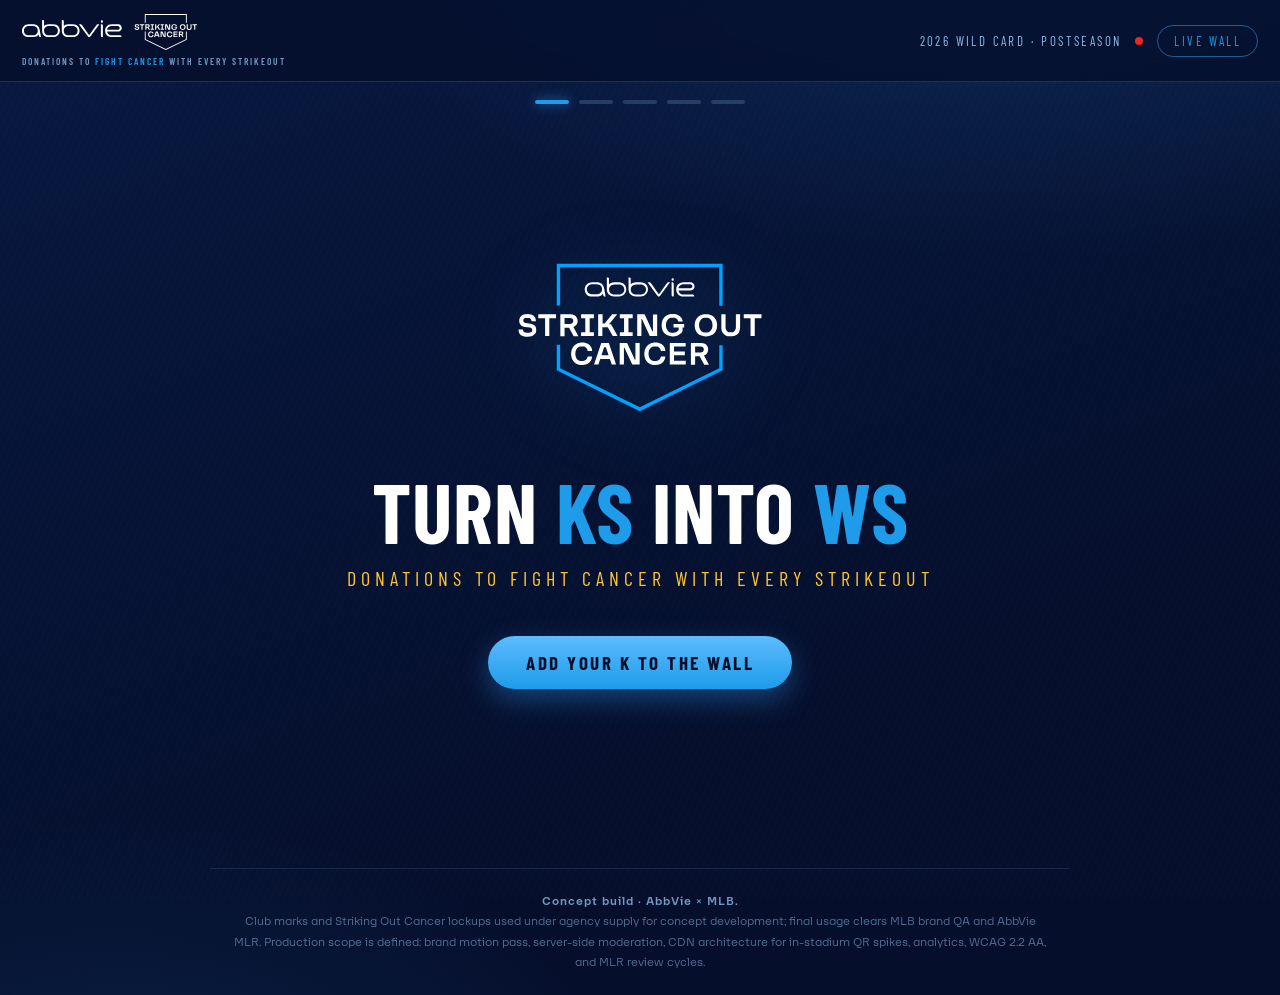
<file: strikeout/index.html>
<!DOCTYPE html>
<html lang="en">
<head>
  <meta charset="UTF-8" />
  <meta name="viewport" content="width=device-width, initial-scale=1.0" />
  <title>Striking Out Cancer — Turn Ks into Ws | AbbVie × MLB (POC)</title>
  <link rel="preconnect" href="https://fonts.googleapis.com" />
  <link rel="preconnect" href="https://fonts.gstatic.com" crossorigin />
  <link href="https://fonts.googleapis.com/css2?family=Barlow+Condensed:wght@500;600;700&amp;family=Barlow:wght@400;600;700&amp;family=Caveat:wght@600&amp;display=swap" rel="stylesheet" />
  <link rel="stylesheet" href="css/styles.css" />
</head>
<body>

  <header class="topbar">
    <a class="brand-lockup" href="index.html">
      <img class="soc-img" src="assets/soc-horizontal-white.svg" alt="AbbVie — Striking Out Cancer" />
      <span class="pairing-copy">Donations to <b>fight cancer</b> with every strikeout</span>
    </a>
    <nav class="topbar-meta">
      <span class="hide-sm">2026 Wild Card · Postseason</span>
      <span class="live-dot" aria-hidden="true"></span>
      <a class="wall-link" href="wall.html">Live Wall</a>
    </nav>
  </header>

  <div class="steps" id="stepDots" aria-hidden="true">
    <span class="dot" data-step="0"></span>
    <span class="dot" data-step="1"></span>
    <span class="dot" data-step="2"></span>
    <span class="dot" data-step="3"></span>
    <span class="dot" data-step="4"></span>
  </div>

  <main>

    <!-- STEP 1 · Welcome animation -->
    <section class="screen" id="screen-splash" data-step="0">
      <img class="splash-logo" src="assets/soc-primary-white.svg" alt="AbbVie — Striking Out Cancer" />
      <h1 class="splash-title">Turn <span class="accent">Ks</span> into <span class="accent">Ws</span></h1>
      <p class="splash-sub">Donations to fight cancer with every strikeout</p>
      <div class="splash-cta">
        <button class="btn" id="btnBegin">Add Your K to the Wall</button>
      </div>
    </section>

    <!-- STEP 2 · Pick your favorite team -->
    <section class="screen" id="screen-team" data-step="1">
      <p class="eyebrow">Step 1 of 4</p>
      <h2>Pick Your Team</h2>
      <p class="lede">Choose your club and we'll load a strikeout sign in your team's colors.</p>
      <div class="team-filters" id="teamFilters">
        <button class="chip active" data-filter="ALL">All Clubs</button>
        <button class="chip" data-filter="AL">American League</button>
        <button class="chip" data-filter="NL">National League</button>
      </div>
      <div class="team-grid" id="teamGrid"></div>
    </section>

    <!-- STEP 3 · Personalize -->
    <section class="screen" id="screen-personalize" data-step="2">
      <p class="eyebrow">Step 2 of 4</p>
      <h2>Personalize Your Sign</h2>
      <p class="lede">Who are you striking out cancer for?</p>

      <div class="personalize-grid">
        <div class="preview-col">
          <div class="preview-stage">
            <div class="k-sign" id="signPreview">
              <img class="sign-logo" src="assets/soc-primary-white.svg" alt="" />
              <div class="sign-k" id="pvK">K</div>
              <div class="sign-msg" id="pvMsg"></div>
              <div class="sign-name" id="pvName"></div>
              <img class="sign-lockup" src="assets/abbvie-mlb-white-tag.png" alt="AbbVie — Official Pharmaceutical Partner of MLB" />
              <div class="sign-donate">Donations to <b>fight cancer</b> with every strikeout</div>
            </div>
          </div>
        </div>

        <div class="form-col">
          <div class="field">
            <label for="msgSelect">Your dedication</label>
            <select id="msgSelect"></select>
            <p class="hint">Messages are pre-approved. Final list subject to AbbVie medical/legal/regulatory review.</p>
          </div>

          <div class="field">
            <label for="nameInput">Add a first name <span style="opacity:.55">(optional)</span></label>
            <input type="text" id="nameInput" maxlength="18" placeholder="e.g. Grandpa Bob" autocomplete="off" />
            <p class="hint" id="nameHint">Rendered on-sign only — nothing is stored server-side (NO DATA COLLECTED). Names are screened automatically; production adds a full moderation service before stadium display.</p>
          </div>

          <div class="field">
            <label>Sign style</label>
            <div class="style-row" id="styleRow">
              <button class="style-option selected" data-style="home" title="Home">K<span>HOME</span></button>
              <button class="style-option pin" data-style="classic" title="Classic pinstripe">K<span>CLASSIC</span></button>
              <button class="style-option" data-style="postseason" style="--tp:#0c2340; --ts:#ffc52f;" title="Postseason">K<span>POSTSEASON</span></button>
            </div>
          </div>

          <div class="form-actions">
            <button class="btn ghost small" id="btnBackTeam">← Change Team</button>
            <button class="btn" id="btnAddToWall">Add to the Wall Now</button>
          </div>
        </div>
      </div>
    </section>

    <!-- STEP 4 · Post your sign -->
    <section class="screen" id="screen-post" data-step="3">
      <p class="eyebrow">Step 3 of 4</p>
      <h2>Your K Is Going Up</h2>
      <div class="post-stage">
        <div class="board-title">◤ Strikeout Wall · Live Feed ◢</div>
        <div class="mini-wall" id="miniWall"></div>
        <p class="post-status" id="postStatus">Sending your sign to the wall…</p>
      </div>
    </section>

    <!-- STEP 5 · Thank you / STEP 6 · Download & share -->
    <section class="screen" id="screen-thanks" data-step="4">
      <p class="eyebrow">Step 4 of 4</p>
      <div class="thanks-panel">
        <p class="big">Every strikeout<br /><span class="accent">means more</span></p>
        <p class="thanks-copy">
          Thank you for adding your K. From AbbVie and Major League Baseball —
          every strikeout this Postseason drives donations to help fight cancer,
          and your sign just made the wall a little louder.
        </p>
        <div class="form-actions" style="justify-content:center;">
          <button class="btn" id="btnDownload">Download Your Sign</button>
          <a class="btn ghost" href="wall.html" id="btnSeeWall">See the Live Wall</a>
        </div>
        <div class="share-row" aria-hidden="true">
          <span class="share-pill">f</span>
          <span class="share-pill">ig</span>
          <span class="share-pill">x</span>
          <span class="share-pill">in</span>
        </div>
        <p class="share-note">Social sharing + #StrikingOutCancer tracking — Phase 2</p>
        <p style="margin-top:22px;">
          <button class="btn ghost small" id="btnRestart">Make Another Sign</button>
        </p>
      </div>
    </section>

  </main>

  <footer class="poc-footer">
    <strong>Concept build · AbbVie × MLB.</strong><br />
    Club marks and Striking Out Cancer lockups used under agency supply for concept development;
    final usage clears MLB brand QA and AbbVie MLR. Production scope is defined: brand motion pass,
    server-side moderation, CDN architecture for in-stadium QR spikes, analytics,
    WCAG 2.2 AA, and MLR review cycles.
  </footer>

  <canvas id="renderCanvas" width="1080" height="1350" style="display:none;"></canvas>

  <script src="js/teams.js"></script>
  <script src="js/moderation.js"></script>
  <script src="js/app.js"></script>
<script>
  /* When framed in the catalog, the wall opens in its own tab */
  if (window.self !== window.top) {
    document.querySelectorAll('a[href="wall.html"]').forEach(function (a) {
      a.target = '_blank'; a.rel = 'noopener';
    });
  }
</script>
</body>
</html>
</file>
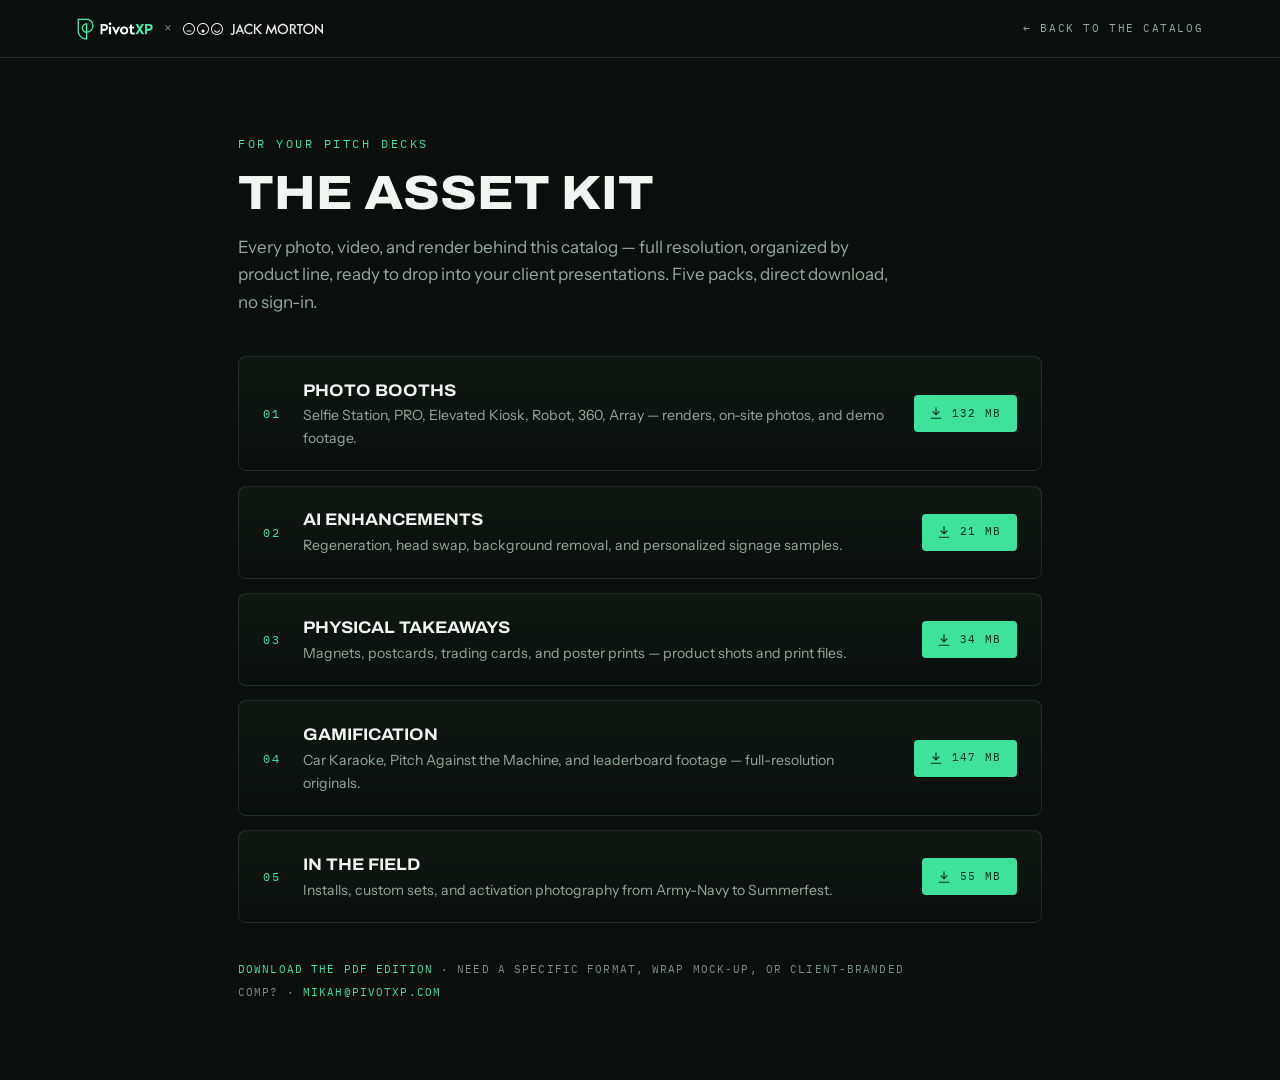
<file: kit.html>
<!doctype html>
<html lang="en">
<head>
<meta charset="utf-8">
<meta name="viewport" content="width=device-width,initial-scale=1">
<meta name="robots" content="noindex, nofollow">
<title>Asset Kit · Pivot × Jack Morton</title>
<link rel="preconnect" href="https://fonts.googleapis.com">
<link rel="preconnect" href="https://fonts.gstatic.com" crossorigin>
<link rel="stylesheet" href="https://fonts.googleapis.com/css2?family=Archivo:wdth,wght@62..125,100..900&amp;family=Instrument+Sans:wght@400;500;600&amp;family=IBM+Plex+Mono:wght@400;500&amp;display=swap">
<link rel="icon" href="data:image/svg+xml,%3Csvg xmlns='http://www.w3.org/2000/svg' viewBox='0 0 100 100'%3E%3Ccircle cx='50' cy='50' r='42' fill='none' stroke='%233EE29B' stroke-width='10'/%3E%3C/svg%3E">
<style>
:root{
  --bg:#0A0F0D; --surface:#111814; --raise:#17201B; --line:rgba(151,199,178,.14);
  --ink:#F1F6F3; --muted:#96A8A0; --dim:#7C8F86;
  --mint:#3EE29B; --mint-deep:#1FA06C; --mint-ink:#062A1B;
  --disp:"Archivo",system-ui,sans-serif; --body:"Instrument Sans",system-ui,sans-serif; --mono:"IBM Plex Mono",ui-monospace,monospace;
}
*{margin:0;padding:0;box-sizing:border-box}
body{background:var(--bg);color:var(--ink);font-family:var(--body);font-size:17px;line-height:1.6;-webkit-font-smoothing:antialiased}
a{color:var(--mint);text-decoration:none}
a:focus-visible{outline:2px solid var(--mint);outline-offset:3px}
.top{display:flex;align-items:center;justify-content:space-between;padding:1.1rem clamp(1.2rem,6vw,5rem);border-bottom:1px solid var(--line)}
.top img{height:22px;width:auto;display:block}
.top a.back{font-family:var(--mono);font-size:.7rem;letter-spacing:.14em;text-transform:uppercase;color:var(--muted);transition:color .2s}
.top a.back:hover{color:var(--mint)}
main{max-width:900px;margin:0 auto;padding:clamp(2.5rem,6vw,5rem) clamp(1.2rem,6vw,3rem)}
.eyebrow{font-family:var(--mono);font-size:.72rem;letter-spacing:.22em;text-transform:uppercase;color:var(--mint)}
h1{font-family:var(--disp);font-weight:800;font-stretch:110%;text-transform:uppercase;font-size:clamp(1.9rem,4.5vw,3rem);line-height:1.05;margin:.9rem 0 1rem}
.lede{color:var(--muted);max-width:60ch;margin-bottom:2.5rem}
.packs{display:grid;gap:.9rem}
.pack{display:flex;align-items:center;gap:1.4rem;border:1px solid var(--line);border-radius:8px;padding:1.3rem 1.5rem;
  background:linear-gradient(180deg,var(--surface),transparent);transition:border-color .2s;color:var(--ink)}
.pack:hover{border-color:rgba(62,226,155,.45)}
.pack .num{font-family:var(--mono);font-size:.75rem;color:var(--mint);letter-spacing:.15em;flex:none}
.pack .info{flex:1;min-width:0}
.pack h2{font-family:var(--disp);font-weight:700;font-stretch:108%;text-transform:uppercase;font-size:1.05rem}
.pack p{color:var(--muted);font-size:.88rem}
.pack .dl{flex:none;display:flex;align-items:center;gap:.55rem;font-family:var(--mono);font-size:.7rem;letter-spacing:.12em;text-transform:uppercase;color:var(--mint-ink);
  background:var(--mint);border-radius:4px;padding:.6rem .95rem;white-space:nowrap}
.pack:hover .dl{background:#5BEFAF}
.pack .dl svg{width:14px;height:14px;fill:none;stroke:currentColor;stroke-width:2;stroke-linecap:round;stroke-linejoin:round}
.fine{margin-top:2.2rem;font-family:var(--mono);font-size:.7rem;letter-spacing:.1em;text-transform:uppercase;color:var(--dim);line-height:2}
@media(max-width:640px){.pack{flex-wrap:wrap}.pack .dl{width:100%;justify-content:center}}
</style>
</head>
<body>

<div class="top">
  <a href="index.html" style="display:flex;align-items:center;gap:.7rem"><img src="assets/img/pivot-logo.png" alt="PivotXP" width="142" height="34"><span style="font-family:var(--mono);font-size:.8rem;color:var(--dim)">×</span><img src="assets/img/jackmorton-logo.svg" alt="Jack Morton" style="height:12px;width:auto;opacity:.92"></a>
  <a class="back" href="index.html#assets">← Back to the catalog</a>
</div>

<main>
  <p class="eyebrow">For your pitch decks</p>
  <h1>The Asset Kit</h1>
  <p class="lede">Every photo, video, and render behind this catalog — full resolution, organized by product line, ready to drop into your client presentations. Five packs, direct download, no sign-in.</p>

  <div class="packs">
    <a class="pack" href="https://github.com/pivotxp/jack-morton-catalog/releases/download/asset-kit-v1/01-Photo-Booths.zip">
      <span class="num">01</span>
      <div class="info"><h2>Photo Booths</h2><p>Selfie Station, PRO, Elevated Kiosk, Robot, 360, Array — renders, on-site photos, and demo footage.</p></div>
      <span class="dl"><svg viewBox="0 0 24 24"><path d="M12 3v12m0 0l-5-5m5 5l5-5M4 21h16"/></svg>132 MB</span>
    </a>
    <a class="pack" href="https://github.com/pivotxp/jack-morton-catalog/releases/download/asset-kit-v1/02-AI-Enhancements.zip">
      <span class="num">02</span>
      <div class="info"><h2>AI Enhancements</h2><p>Regeneration, head swap, background removal, and personalized signage samples.</p></div>
      <span class="dl"><svg viewBox="0 0 24 24"><path d="M12 3v12m0 0l-5-5m5 5l5-5M4 21h16"/></svg>21 MB</span>
    </a>
    <a class="pack" href="https://github.com/pivotxp/jack-morton-catalog/releases/download/asset-kit-v1/03-Physical-Takeaways.zip">
      <span class="num">03</span>
      <div class="info"><h2>Physical Takeaways</h2><p>Magnets, postcards, trading cards, and poster prints — product shots and print files.</p></div>
      <span class="dl"><svg viewBox="0 0 24 24"><path d="M12 3v12m0 0l-5-5m5 5l5-5M4 21h16"/></svg>34 MB</span>
    </a>
    <a class="pack" href="https://github.com/pivotxp/jack-morton-catalog/releases/download/asset-kit-v1/04-Gamification.zip">
      <span class="num">04</span>
      <div class="info"><h2>Gamification</h2><p>Car Karaoke, Pitch Against the Machine, and leaderboard footage — full-resolution originals.</p></div>
      <span class="dl"><svg viewBox="0 0 24 24"><path d="M12 3v12m0 0l-5-5m5 5l5-5M4 21h16"/></svg>147 MB</span>
    </a>
    <a class="pack" href="https://github.com/pivotxp/jack-morton-catalog/releases/download/asset-kit-v1/05-In-The-Field.zip">
      <span class="num">05</span>
      <div class="info"><h2>In The Field</h2><p>Installs, custom sets, and activation photography from Army-Navy to Summerfest.</p></div>
      <span class="dl"><svg viewBox="0 0 24 24"><path d="M12 3v12m0 0l-5-5m5 5l5-5M4 21h16"/></svg>55 MB</span>
    </a>
  </div>

  <p class="fine"><a href="Pivot-x-Jack-Morton-Experience-Catalog.pdf?v=4" download>Download the PDF edition</a>&nbsp;·&nbsp;Need a specific format, wrap mock-up, or client-branded comp?&nbsp;·&nbsp;<a href="mailto:mikah@pivotxp.com?subject=Jack%20Morton%20%C3%97%20Pivot%20%E2%80%94%20Asset%20request">mikah@pivotxp.com</a></p>
</main>

</body>
</html>
</file>
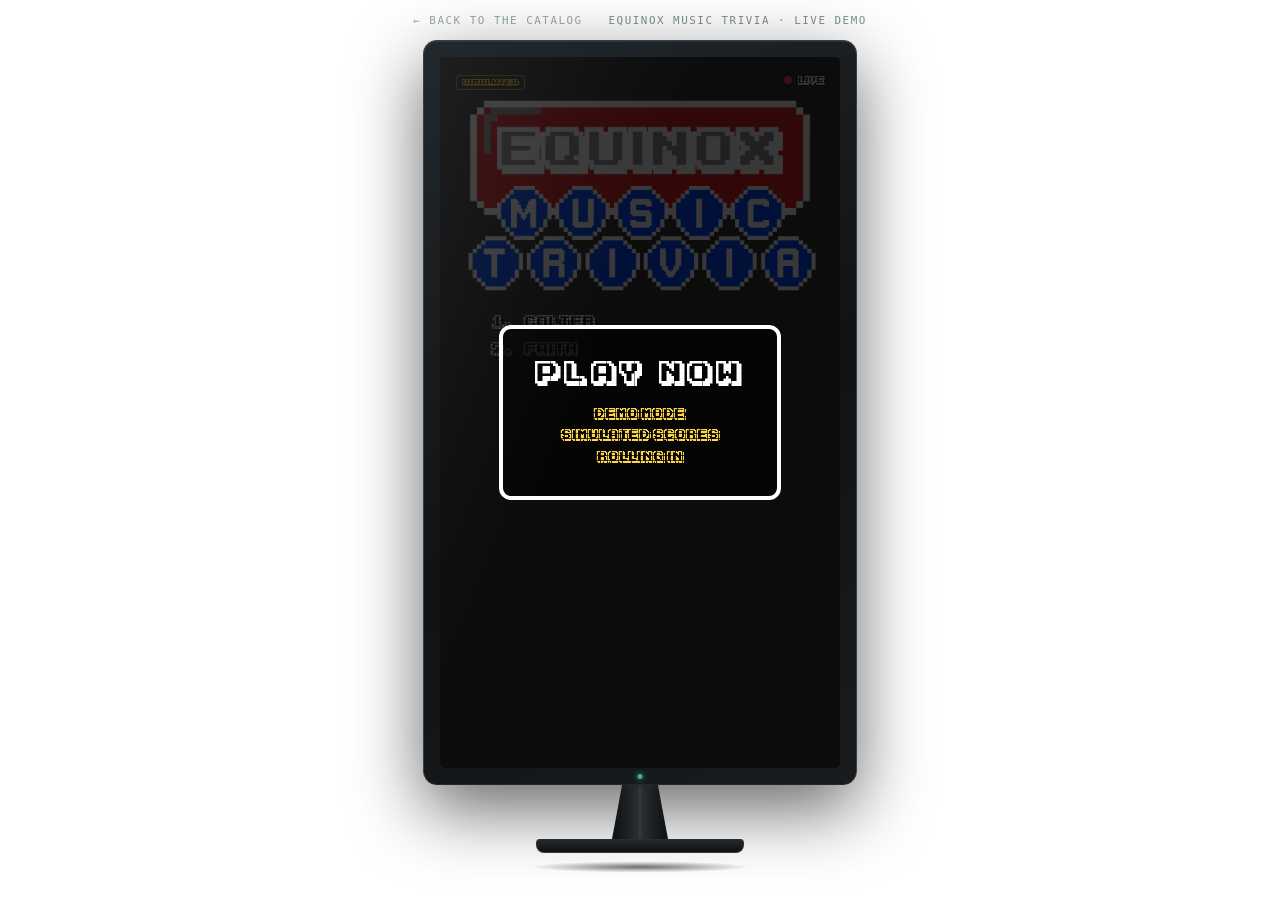
<file: leaderboard-embed.html>
<!doctype html>
<html lang="en">
<head>
<meta charset="utf-8">
<meta name="viewport" content="width=device-width,initial-scale=1">
<title>Equinox Music Trivia Leaderboard — Live Demo</title>
<meta name="robots" content="noindex">
<style>
:root{--mint:#3EE29B}
@font-face{font-family:'Ka1';src:url('assets/ntt/ka1.ttf') format('truetype')}
*{margin:0;padding:0;box-sizing:border-box}
body{background:transparent;display:flex;justify-content:center;padding:6px 0 0;font-family:system-ui,sans-serif}
.stage{display:flex;flex-direction:column;align-items:center}

/* ---------- touchscreen TV unit (matches Polaris demo) ---------- */
.tv{position:relative;padding:clamp(10px,1.6vw,16px);border-radius:14px;
  background:linear-gradient(150deg,#23282c 0%,#101315 55%,#181c1f 100%);
  border:1px solid #383f44;border-bottom-color:#22272a;
  box-shadow:inset 0 1px 0 rgba(255,255,255,.08),0 24px 70px rgba(0,0,0,.6)}
.tv::after{content:"";position:absolute;left:50%;bottom:5px;transform:translateX(-50%);
  width:5px;height:5px;border-radius:50%;background:var(--mint);opacity:.8;box-shadow:0 0 6px var(--mint)}
.frame{position:relative;width:min(400px,88vw);aspect-ratio:9/16;background:#333;border-radius:4px;overflow:hidden;
  box-shadow:inset 0 0 0 1px rgba(0,0,0,.9);container-type:size}
.frame::after{content:"";position:absolute;inset:0;z-index:20;pointer-events:none;border-radius:4px;
  background:linear-gradient(112deg,rgba(255,255,255,.075) 0%,rgba(255,255,255,.02) 26%,transparent 40%)}
.stand{display:flex;flex-direction:column;align-items:center;width:min(400px,88vw)}
.stand .neck{width:14%;height:clamp(34px,5vw,54px);
  background:linear-gradient(90deg,#0d1012,#272c30 45%,#33393e 50%,#272c30 55%,#0d1012);
  clip-path:polygon(18% 0,82% 0,100% 100%,0 100%)}
.stand .base{width:52%;height:clamp(10px,1.4vw,14px);border-radius:4px 4px 8px 8px;
  background:linear-gradient(180deg,#2c3236,#0e1113);border:1px solid #383f44;border-top:none}
.stand .floor{width:78%;height:16px;margin-top:6px;border-radius:50%;
  background:radial-gradient(50% 50% at 50% 50%,rgba(0,0,0,.55),transparent 70%)}

/* ---------- leaderboard screen (faithful to the booth build) ---------- */
.screen{position:absolute;inset:0;color:#fff;
  background:#333 url('assets/ntt/leaderboard_bg.png') center/cover no-repeat}
#leaderboard-container{position:absolute;top:36%;left:0;right:0;bottom:4%;
  display:flex;flex-direction:column;justify-content:flex-start;gap:1.55cqh;align-items:center}
.entry{display:flex;align-items:baseline;width:88cqw;font-family:'Ka1',monospace;font-size:3.55cqw;color:#fff;
  text-shadow:2px 2px 0 rgba(0,0,0,.6);transition:filter .3s}
.entry .rank{width:12cqw;flex:none;text-align:right}
.entry .name{flex:1;padding:0 3cqw;text-align:left;white-space:nowrap;overflow:hidden}
.entry .score{width:22cqw;flex:none;text-align:right}
.entry.fresh{animation:freshglow 2.4s ease-out}
@keyframes freshglow{
  0%{filter:drop-shadow(0 0 8px #FFD54A) brightness(1.9)}
  100%{filter:none}}
.cursor::after{content:"█";animation:blink .7s steps(1) infinite;font-size:.9em}
@keyframes blink{50%{opacity:0}}

/* sim chip */
.sim{position:absolute;top:2.5%;left:4%;font-family:'Ka1',monospace;font-size:1.9cqw;color:#FFD54A;
  border:1px solid rgba(255,213,74,.6);border-radius:3px;padding:.5cqw 1.3cqw;text-shadow:1px 1px 0 rgba(0,0,0,.6)}

/* live chip */
.live{position:absolute;top:2.5%;right:4%;display:flex;align-items:center;gap:1.6cqw;
  font-family:'Ka1',monospace;font-size:2.2cqw;color:#fff;text-shadow:1px 1px 0 rgba(0,0,0,.6)}
.live i{width:2cqw;height:2cqw;border-radius:50%;background:#FF4D4D;animation:blink 1.4s steps(1) infinite}

/* PLAY NOW overlay (shown briefly, as on site) */
#game-url-overlay{position:absolute;inset:0;z-index:10;display:flex;align-items:center;justify-content:center;
  background:rgba(0,0,0,.78);transition:opacity .6s ease}
#game-url-overlay.hide{opacity:0;pointer-events:none}
.overlay-card{text-align:center;padding:7cqw 8cqw;border:1.2cqw solid #fff;border-radius:3cqw;background:rgba(0,0,0,.55);max-width:84cqw}
.overlay-title{font-family:'Ka1',monospace;font-size:6.5cqw;letter-spacing:.22em;margin-bottom:4cqw}
.overlay-sub{font-family:'Ka1',monospace;font-size:3cqw;line-height:1.8;color:#FFD54A}
</style>
</head>
<body>
<div id="topbar" style="display:none;align-items:center;justify-content:space-between;width:100%;max-width:460px;margin:0 auto .8rem;padding:0 .2rem;font-family:ui-monospace,monospace;font-size:.68rem;letter-spacing:.14em;text-transform:uppercase">
  <a href="index.html#proof" style="color:#96A8A0;text-decoration:none">← Back to the catalog</a>
  <span style="color:#7C8F86">Equinox Music Trivia · Live demo</span>
</div>
<div class="stage">
  <div class="tv">
    <div class="frame">
      <div class="screen">
        <div class="live"><i></i>LIVE</div>
        <div class="sim">SIMULATED</div>
        <div id="leaderboard-container"></div>
        <div id="game-url-overlay">
          <div class="overlay-card">
            <div class="overlay-title">PLAY NOW</div>
            <div class="overlay-sub">DEMO MODE<br>SIMULATED SCORES<br>ROLLING IN</div>
          </div>
        </div>
      </div>
    </div>
  </div>
  <div class="stand"><div class="neck"></div><div class="base"></div><div class="floor"></div></div>
</div>

<script>
/* ---- identical arcade typewriter mechanic to the booth build ---- */
const N=10, TYPE_SPEED_MS=40;
const container=document.getElementById('leaderboard-container');
for(let i=1;i<=N;i++){const d=document.createElement('div');d.className='entry';d.id='entry'+i;container.appendChild(d)}
const displayed=Array(N).fill(null), typingTokens=Array(N).fill(0);

function typeRow(entryDiv,idx,rank,name,score,fresh){
  const token=++typingTokens[idx];
  entryDiv.innerHTML='<span class="rank">'+rank+'.</span> <span class="name"></span> <span class="score"></span>';
  entryDiv.classList.remove('fresh');
  if(fresh){void entryDiv.offsetWidth;entryDiv.classList.add('fresh')}
  const nameSpan=entryDiv.querySelector('.name'),scoreSpan=entryDiv.querySelector('.score');
  const nameText=String(name),scoreText=String(score);
  let ni=0,si=0;
  nameSpan.classList.add('cursor');
  (function tick(){
    if(token!==typingTokens[idx])return;
    if(ni<nameText.length){nameSpan.textContent+=nameText.charAt(ni++);setTimeout(tick,TYPE_SPEED_MS)}
    else if(si<scoreText.length){nameSpan.classList.remove('cursor');scoreSpan.classList.add('cursor');scoreSpan.textContent+=scoreText.charAt(si++);setTimeout(tick,TYPE_SPEED_MS)}
    else scoreSpan.classList.remove('cursor');
  })();
}
function render(board,freshName){
  for(let i=0;i<N;i++){
    const entryDiv=document.getElementById('entry'+(i+1));
    const incoming=board[i]||null, cur=displayed[i];
    const changed=(!cur!== !incoming)||(incoming&&cur&&(cur.name!==incoming.name||cur.score!==incoming.score));
    if(changed){
      if(incoming)typeRow(entryDiv,i,i+1,incoming.name,incoming.score,incoming.name===freshName);
      else entryDiv.innerHTML='<span class="rank">'+(i+1)+'.</span>';
      displayed[i]=incoming?{...incoming}:null;
    }
  }
}

/* ---- score-submission simulator (replaces the booth POST /api/vendor/submit feed) ---- */
const FIRST=['Konstantinos','Sadie','Marcus','June','Tyler','Reba','Dallas','Wynn','Carrie','Hank','Loretta','Garth','Shania','Colter','Lainey','Morgan','Dolly','Cash','Waylon','Tanya','Randy','Patsy','Boone','Ellie','Cody','Faith','Jolene','Travis','Maren','Sturgill'];
const LAST='ABCDEFGHJKLMNPRSTVW';
const used=new Set();
function newPlayer(){
  if(used.size>400)used.clear();
  for(let t=0;t<40;t++){
    const n=FIRST[Math.floor(Math.random()*FIRST.length)]+' '+LAST.charAt(Math.floor(Math.random()*LAST.length))+'.';
    if(!used.has(n)){used.add(n);return n}
  }
  return 'Guest '+Math.floor(Math.random()*900+100);
}
function newScore(){ /* weighted like real trivia: most mid-pack, rare monsters */
  const r=Math.random();
  const v=r<.6?400+Math.random()*700:r<.9?900+Math.random()*700:1500+Math.random()*600;
  return Math.round(v/25)*25;
}
let board=[];
function submit(name,score){
  const existing=board.find(e=>e.name===name);
  if(existing){if(score>existing.score)existing.score=score;else return}
  else board.push({name,score});
  board.sort((a,b)=>b.score-a.score);
  board=board.slice(0,N);
}

/* seed the board with a day's worth of play, staggered so rows type in one after another */
const seedCount=7;let seeded=0;
(function seedNext(){
  if(seeded>=seedCount)return;
  const nm=newPlayer();submit(nm,newScore());render(board,nm);seeded++;
  setTimeout(seedNext,900);
})();

/* then new games finish every few seconds, forever */
(function loop(){
  setTimeout(()=>{
    if(simPaused)return loop();
    const replay=board.length>4&&Math.random()<.18;
    const nm=replay?board[Math.floor(Math.random()*board.length)].name:newPlayer();
    const before=JSON.stringify(board);
    submit(nm,newScore());
    if(JSON.stringify(board)!==before)render(board,nm);
    loop();
  },3500+Math.random()*4500);
})();

/* parent catalog pauses the sim when scrolled off-screen */
let simPaused=false;
addEventListener('message',e=>{
  if(!e.data||!e.data.cmd)return;
  simPaused=(e.data.cmd==='pause');
});

/* PLAY NOW overlay, shown ~5s like on site */
setTimeout(()=>{
  const o=document.getElementById('game-url-overlay');
  o.classList.add('hide');setTimeout(()=>o.remove(),700);
},5000);
</script>
<script>if(window.self===window.top){const tb=document.getElementById("topbar");tb.style.display="flex";document.body.style.flexDirection="column";document.body.style.padding="14px 10px"}</script>
</body>
</html>
</file>
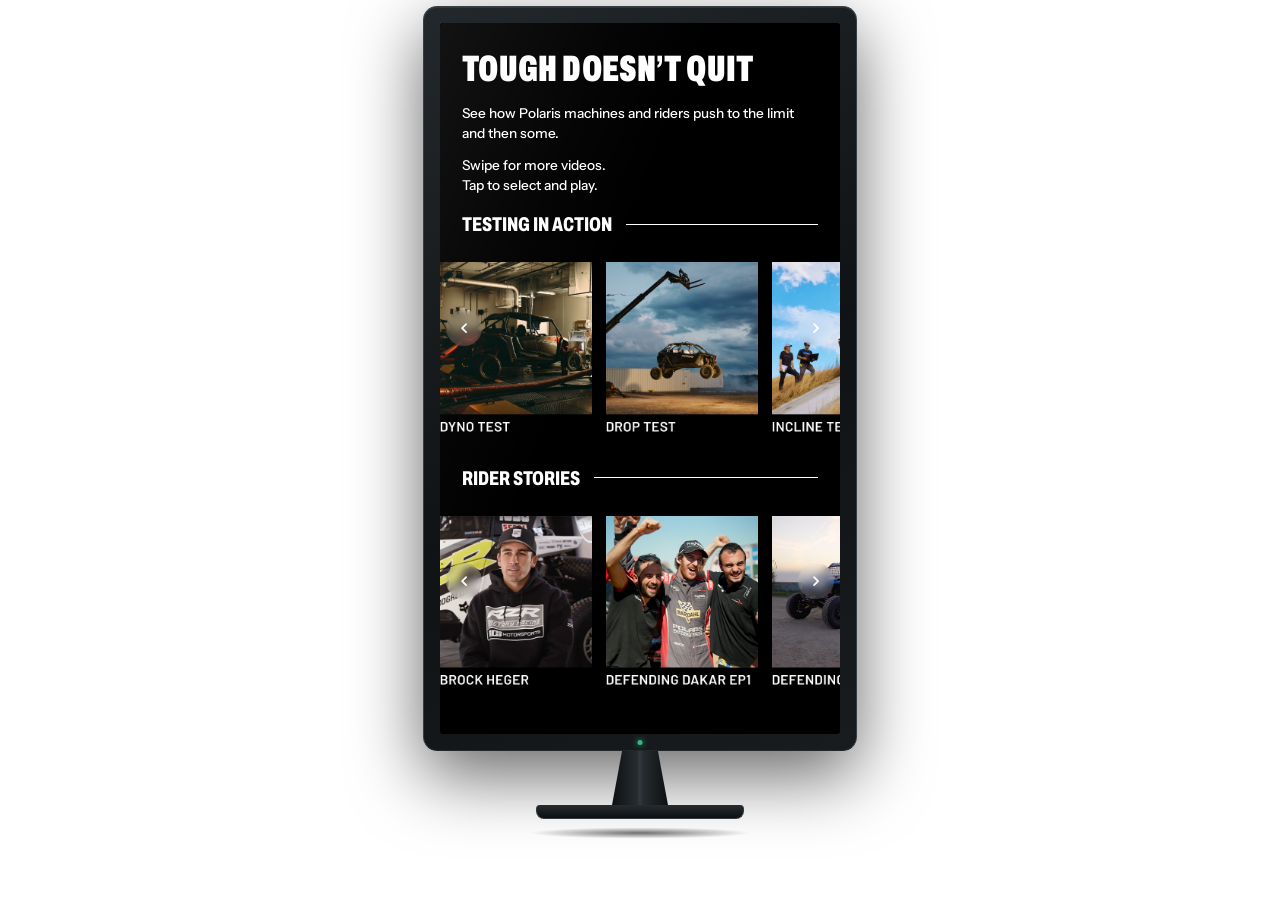
<file: polaris-embed.html>
<!doctype html>
<html lang="en">
<head>
<meta charset="utf-8">
<meta name="viewport" content="width=device-width,initial-scale=1">
<title>Polaris Kiosk — Embed</title>
<meta name="robots" content="noindex">
<link rel="preconnect" href="https://fonts.googleapis.com">
<link rel="preconnect" href="https://fonts.gstatic.com" crossorigin>
<link rel="stylesheet" href="https://fonts.googleapis.com/css2?family=Archivo:wdth,wght@62..125,100..900&amp;family=Instrument+Sans:wght@400;500;600&amp;family=IBM+Plex+Mono:wght@400;500&amp;display=swap">
<style>
:root{
  --bg:#0A0F0D; --surface:#111814; --raise:#17201B; --line:rgba(151,199,178,.14);
  --ink:#F1F6F3; --muted:#96A8A0; --dim:#7C8F86;
  --mint:#3EE29B; --mint-deep:#1FA06C; --mint-ink:#062A1B;
  --disp:"Archivo",system-ui,sans-serif; --body:"Instrument Sans",system-ui,sans-serif; --mono:"IBM Plex Mono",ui-monospace,monospace;
}
*{margin:0;padding:0;box-sizing:border-box}
body{background:var(--bg);color:var(--ink);font-family:var(--body);font-size:17px;line-height:1.6;-webkit-font-smoothing:antialiased}
a{color:inherit;text-decoration:none}

/* ---------- page chrome (lookbook language) ---------- */
.top{display:flex;align-items:center;justify-content:space-between;padding:1.1rem clamp(1.2rem,6vw,5rem);border-bottom:1px solid var(--line)}
.top img{height:22px;width:auto;display:block}
.top a.back{font-family:var(--mono);font-size:.7rem;letter-spacing:.14em;text-transform:uppercase;color:var(--muted);transition:color .2s}
.top a.back:hover{color:var(--mint)}
.wrap{display:grid;gap:clamp(2rem,5vw,4.5rem);grid-template-columns:minmax(300px,420px) 1fr;align-items:start;
  padding:clamp(2rem,5vw,4rem) clamp(1.2rem,6vw,5rem);max-width:1300px;margin:0 auto}
@media(max-width:900px){.wrap{grid-template-columns:1fr}.story{order:2}}
.eyebrow{font-family:var(--mono);font-size:.72rem;letter-spacing:.22em;text-transform:uppercase;color:var(--mint)}
.story h1{font-family:var(--disp);font-weight:800;font-stretch:105%;font-size:clamp(1.9rem,3.4vw,2.7rem);line-height:1.06;text-transform:uppercase;margin:1rem 0 1.2rem;text-wrap:balance}
.story p{color:var(--muted);margin-bottom:1rem;max-width:46ch}
.story b{color:var(--ink);font-weight:600}
.stats{display:grid;grid-template-columns:1fr 1fr;gap:.7rem;margin:1.8rem 0}
.stats .s{border:1px solid var(--line);border-radius:6px;padding:.9rem 1rem;background:linear-gradient(180deg,var(--surface),transparent)}
.stats .s b{display:block;font-family:var(--disp);font-weight:800;font-size:1.15rem;color:var(--mint);margin-bottom:.1rem}
.stats .s span{font-family:var(--mono);font-size:.64rem;letter-spacing:.12em;text-transform:uppercase;color:var(--dim)}
.hint{font-family:var(--mono);font-size:.7rem;letter-spacing:.1em;text-transform:uppercase;color:var(--dim);border-left:2px solid var(--mint-deep);padding-left:.8rem;line-height:1.9}

/* ---------- touchscreen TV unit ---------- */
.stage{display:flex;flex-direction:column;align-items:center;gap:0}
.tv{position:relative;padding:clamp(10px,1.6vw,16px);border-radius:14px;
  background:linear-gradient(150deg,#23282c 0%,#101315 55%,#181c1f 100%);
  border:1px solid #383f44;border-bottom-color:#22272a;
  box-shadow:inset 0 1px 0 rgba(255,255,255,.08),0 24px 70px rgba(0,0,0,.6)}
.tv::after{content:"";position:absolute;left:50%;bottom:5px;transform:translateX(-50%);
  width:5px;height:5px;border-radius:50%;background:var(--mint);opacity:.8;box-shadow:0 0 6px var(--mint)}
.frame{position:relative;width:min(400px,84vw);aspect-ratio:9/16;background:#000;border-radius:4px;overflow:hidden;
  box-shadow:inset 0 0 0 1px rgba(0,0,0,.9)}
.frame::after{content:"";position:absolute;inset:0;z-index:20;pointer-events:none;border-radius:4px;
  background:linear-gradient(112deg,rgba(255,255,255,.075) 0%,rgba(255,255,255,.02) 26%,transparent 40%)}
.stand{display:flex;flex-direction:column;align-items:center;width:min(400px,84vw)}
.stand .neck{width:14%;height:clamp(34px,5vw,54px);
  background:linear-gradient(90deg,#0d1012,#272c30 45%,#33393e 50%,#272c30 55%,#0d1012);
  clip-path:polygon(18% 0,82% 0,100% 100%,0 100%)}
.stand .base{width:52%;height:clamp(10px,1.4vw,14px);border-radius:4px 4px 8px 8px;
  background:linear-gradient(180deg,#2c3236,#0e1113);border:1px solid #383f44;border-top:none}
.stand .floor{width:78%;height:16px;margin-top:6px;border-radius:50%;
  background:radial-gradient(50% 50% at 50% 50%,rgba(0,0,0,.55),transparent 70%)}
.frame-cap{margin-top:.6rem;font-family:var(--mono);font-size:.66rem;letter-spacing:.14em;text-transform:uppercase;color:var(--dim);text-align:center}

/* ---------- kiosk (faithful recreation) ---------- */
.kiosk{position:absolute;inset:0;background:#000;color:#fff;display:flex;flex-direction:column;
  font-family:var(--disp);user-select:none;-webkit-user-select:none;touch-action:pan-y;overflow:hidden;padding-bottom:8%}
.kiosk .pad{padding:0 5.5%}
.k-head{margin-top:7%}
.k-head h2{font-weight:900;font-stretch:62%;text-transform:uppercase;font-size:clamp(1.6rem,9.2cqw,2.6rem);line-height:.98;letter-spacing:.01em}
.k-head .sub{margin-top:4.5%;font-family:var(--body);font-weight:500;font-size:clamp(.72rem,3.4cqw,.95rem);line-height:1.5;color:#fff}
.k-head .sub + .sub{margin-top:3%}
.frame{container-type:inline-size}
.k-row{margin-top:auto}
.k-row .k-label{display:flex;align-items:center;gap:4%;padding:0 5.5%}
.k-row .k-label h3{font-weight:800;font-stretch:70%;text-transform:uppercase;font-size:clamp(.95rem,5cqw,1.4rem);white-space:nowrap}
.k-row .k-label .rule{flex:1;height:1px;background:#fff}
.k-car{position:relative;margin-top:3.5%}
.k-strip{display:flex;gap:3.5cqw;overflow-x:auto;scroll-snap-type:x mandatory;padding:2% 5.5%;scrollbar-width:none;cursor:grab}
.k-strip::-webkit-scrollbar{display:none}
.k-strip.dragging{cursor:grabbing;scroll-snap-type:none}
.k-tile{flex:0 0 38cqw;scroll-snap-align:start}
.k-tile .ph{width:100%;aspect-ratio:400/470;object-fit:contain;display:block;pointer-events:none}
.k-arrow{position:absolute;top:38%;transform:translateY(-50%);width:9cqw;height:9cqw;border:none;border-radius:50%;
  background:rgba(255,255,255,.14);backdrop-filter:blur(4px);color:#fff;display:flex;align-items:center;justify-content:center;cursor:pointer;z-index:2;transition:background .2s,opacity .3s}
.k-arrow:hover{background:rgba(255,255,255,.3)}
.k-arrow svg{width:45%;height:45%;fill:none;stroke:#fff;stroke-width:2.5;stroke-linecap:round;stroke-linejoin:round}
.k-arrow.prev{left:1.5%}.k-arrow.next{right:1.5%}
.k-arrow[disabled]{opacity:0;pointer-events:none}

/* ---------- player ---------- */
.k-player{position:absolute;inset:0;background:#000;display:none;z-index:5}
.k-player.open{display:block}
.k-player video{width:100%;height:100%;object-fit:cover;display:block}
.k-btn{position:absolute;font-family:var(--disp);font-weight:800;font-stretch:75%;text-transform:uppercase;
  font-size:clamp(.6rem,3.1cqw,.85rem);letter-spacing:.04em;color:#fff;background:#1B66C9;border:none;cursor:pointer;
  display:flex;align-items:center;gap:.5em;padding:.7em 1.1em;border-radius:3px;z-index:6}
.k-btn svg{width:.9em;height:.9em;fill:#fff}
.k-btn.back{left:11.6%;bottom:20.9%;width:29.9%;height:4.4%;justify-content:center;padding:0;font-size:clamp(.5rem,2.55cqw,.72rem)}
.k-btn.replay{right:11.6%;bottom:20.9%;height:4.4%;padding:0 1.2em;background:rgba(255,255,255,.16)}
.k-note{position:absolute;left:5.5%;bottom:2.5%;font-family:var(--body);font-size:clamp(.42rem,1.8cqw,.55rem);color:#777;z-index:6}

/* ---------- attract ---------- */
.k-attract{position:absolute;inset:0;background:#000;display:none;z-index:8;cursor:pointer}
.k-attract.open{display:block}
.k-attract video{width:100%;height:100%;object-fit:cover}
.k-attract .cta{position:absolute;left:0;right:0;bottom:9%;text-align:center;font-family:var(--disp);font-weight:800;font-stretch:70%;
  text-transform:uppercase;font-size:clamp(.8rem,4cqw,1.1rem);letter-spacing:.14em;color:#fff;animation:pulse 2.2s ease-in-out infinite}
@keyframes pulse{0%,100%{opacity:.35}50%{opacity:1}}

footer{padding:2.5rem clamp(1.2rem,6vw,5rem);border-top:1px solid var(--line);margin-top:2rem}
footer .fine{font-family:var(--mono);font-size:.68rem;letter-spacing:.12em;text-transform:uppercase;color:var(--dim)}
footer .fine a{color:var(--muted)}

/* embed overrides */
body{background:transparent;display:flex;justify-content:center;padding:6px 0 0}
.frame{width:min(400px,88vw)}
.stand{width:min(400px,88vw)}
.stage{gap:0}
</style>
</head>
<body>
<div class="stage">
<div class="tv">
    <div class="frame">
      <div class="kiosk" id="kiosk">
        <div class="k-head pad">
          <h2>Tough Doesn’t Quit</h2>
          <p class="sub">See how Polaris machines and riders push to the limit and then some.</p>
          <p class="sub">Swipe for more videos.<br>Tap to select and play.</p>
        </div>
        <div class="k-row">
          <div class="k-label"><h3>Testing in Action</h3><div class="rule"></div></div>
          <div class="k-car">
            <button class="k-arrow prev" aria-label="Scroll back"><svg viewBox="0 0 24 24"><path d="M15 18l-6-6 6-6"/></svg></button>
            <div class="k-strip" id="strip1"></div>
            <button class="k-arrow next" aria-label="Scroll forward"><svg viewBox="0 0 24 24"><path d="M9 6l6 6-6 6"/></svg></button>
          </div>
        </div>
        <div class="k-row">
          <div class="k-label"><h3>Rider Stories</h3><div class="rule"></div></div>
          <div class="k-car">
            <button class="k-arrow prev" aria-label="Scroll back"><svg viewBox="0 0 24 24"><path d="M15 18l-6-6 6-6"/></svg></button>
            <div class="k-strip" id="strip2"></div>
            <button class="k-arrow next" aria-label="Scroll forward"><svg viewBox="0 0 24 24"><path d="M9 6l6 6-6 6"/></svg></button>
          </div>
        </div>

        <div class="k-player" id="player">
          <video id="pvideo" playsinline preload="auto"></video>
          <button class="k-btn back" id="btnBack"><svg viewBox="0 0 24 24"><path d="M14 6l-6 6 6 6z"/></svg>Back to videos</button>
          <button class="k-btn replay" id="btnReplay"><svg viewBox="0 0 24 24"><path d="M12 5V1L7 6l5 5V7a5 5 0 1 1-5 5H5a7 7 0 1 0 7-7z"/></svg>Replay</button>
          <span class="k-note" id="pnote"></span>
        </div>

        <div class="k-attract" id="attract">
          <video src="assets/polaris/video/attract.mp4" muted loop playsinline preload="none"></video>
          <div class="cta">Tap to explore</div>
        </div>
      </div>
    </div>
    </div>
    <div class="stand"><div class="neck"></div><div class="base"></div><div class="floor"></div></div>
</div>
<script>
const C1=[
 ["Chassis_Dyno_Test","Chassis Dyno Test"],["Drop_Test","Drop Test"],["Incline_Test","Incline Test"],
 ["Mud_Test","Mud Test"],["Off_Camber_Test","Off Camber Test"],["Oval_Track_Test","Oval Track Test"],
 ["Payload_Test","Payload Test"],["Rock_Crawl_Test","Rock Crawl Test"],["Sound_Chamber_Test","Sound Chamber Test"],
 ["VDS_Machine","VDS Machine"]];
const C2=[
 ["BrockHeger","Brock_Heger","Brock Heger"],["Dakar1","Dakar1","Dakar · Part 1"],["Dakar2","Dakar2","Dakar · Part 2"],
 ["Dakar3","Dakar3","Dakar · Part 3"],["Dakar4","Dakar4","Dakar · Part 4"],["Jeremy_Twitch","Jeremy_Twitch","Jeremy “Twitch” Stenberg"],
 ["TavoVil","TavoVil","Tavo Vildósola"],["VickiGolden","VickiGolden","Vicki Golden"],["WrightFamily","WrightFamily","Wright Family"]];

const T="assets/polaris/tiles/",V="assets/polaris/video/";
function tile(img,vid,label,excerpt){
  const f=document.createElement('figure');f.className='k-tile';f.setAttribute('role','button');f.setAttribute('tabindex','0');f.setAttribute('aria-label',label);
  f.addEventListener('keydown',e=>{if(e.key==='Enter'||e.key===' '){e.preventDefault();openPlayer(vid,label,excerpt)}});
  f.innerHTML=`<img class="ph" src="${T}${img}.png" alt="${label}" loading="lazy" draggable="false">`;
  f.addEventListener('click',()=>{if(!dragMoved)openPlayer(vid,label,excerpt)});
  return f;
}
C1.forEach(([n,l])=>strip1.appendChild(tile(n,`c1_${n}`,l,false)));
C2.forEach(([img,vid,l])=>strip2.appendChild(tile(img,`c2_${vid}`,l,true)));

/* drag-to-scroll (mouse) + arrows, magnetic snap via CSS */
let dragMoved=false;
document.querySelectorAll('.k-strip').forEach(strip=>{
  let down=false,sx=0,sl=0,moved=0;
  strip.addEventListener('pointerdown',e=>{if(e.pointerType!=='mouse')return;down=true;moved=0;sx=e.clientX;sl=strip.scrollLeft;strip.classList.add('dragging')});
  window.addEventListener('pointermove',e=>{if(!down)return;const dx=e.clientX-sx;moved=Math.max(moved,Math.abs(dx));strip.scrollLeft=sl-dx});
  window.addEventListener('pointerup',()=>{if(!down)return;down=false;dragMoved=moved>6;strip.classList.remove('dragging');setTimeout(()=>dragMoved=false,50)});
  const car=strip.parentElement,prev=car.querySelector('.prev'),next=car.querySelector('.next');
  const step=()=>strip.querySelector('.k-tile').getBoundingClientRect().width*2;
  prev.addEventListener('click',()=>strip.scrollBy({left:-step(),behavior:'smooth'}));
  next.addEventListener('click',()=>strip.scrollBy({left:step(),behavior:'smooth'}));
  const upd=()=>{prev.disabled=strip.scrollLeft<10;next.disabled=strip.scrollLeft>strip.scrollWidth-strip.clientWidth-10};
  strip.addEventListener('scroll',upd,{passive:true});upd();
});

/* player */
const player=document.getElementById('player'),pv=document.getElementById('pvideo'),pnote=document.getElementById('pnote');
function openPlayer(vid,label,excerpt){
  pv.src=`${V}${vid}.mp4`;pnote.textContent=excerpt?'Excerpt — trimmed for web demo':'';
  player.classList.add('open');pv.play().catch(()=>{});
}
function closePlayer(){player.classList.remove('open');pv.pause();pv.removeAttribute('src');pv.load()}
btnBack.addEventListener('click',closePlayer);
btnReplay.addEventListener('click',()=>{pv.currentTime=0;pv.play()});
pv.addEventListener('ended',()=>setTimeout(()=>{if(player.classList.contains('open')&&pv.ended)closePlayer()},6000));

/* attract loop */
const attract=document.getElementById('attract'),av=attract.querySelector('video');
let idleT;
function armIdle(){clearTimeout(idleT);idleT=setTimeout(()=>{
  if(player.classList.contains('open')&&!pv.paused)return armIdle();
  closePlayer();attract.classList.add('open');av.play().catch(()=>{});
},60000)}
function wake(){if(attract.classList.contains('open')){attract.classList.remove('open');av.pause()}armIdle()}
['pointerdown','pointermove','touchstart','keydown'].forEach(ev=>document.getElementById('kiosk').addEventListener(ev,wake,{passive:true}));
armIdle();

/* parent catalog pauses us when scrolled off-screen */
let parked=false;
addEventListener('message',e=>{
  if(!e.data||!e.data.cmd)return;
  if(e.data.cmd==='pause'){parked=true;clearTimeout(idleT);pv.pause();av.pause();}
  if(e.data.cmd==='resume'&&parked){parked=false;if(attract.classList.contains('open'))av.play().catch(()=>{});armIdle();}
});
</script>
</body>
</html>
</file>
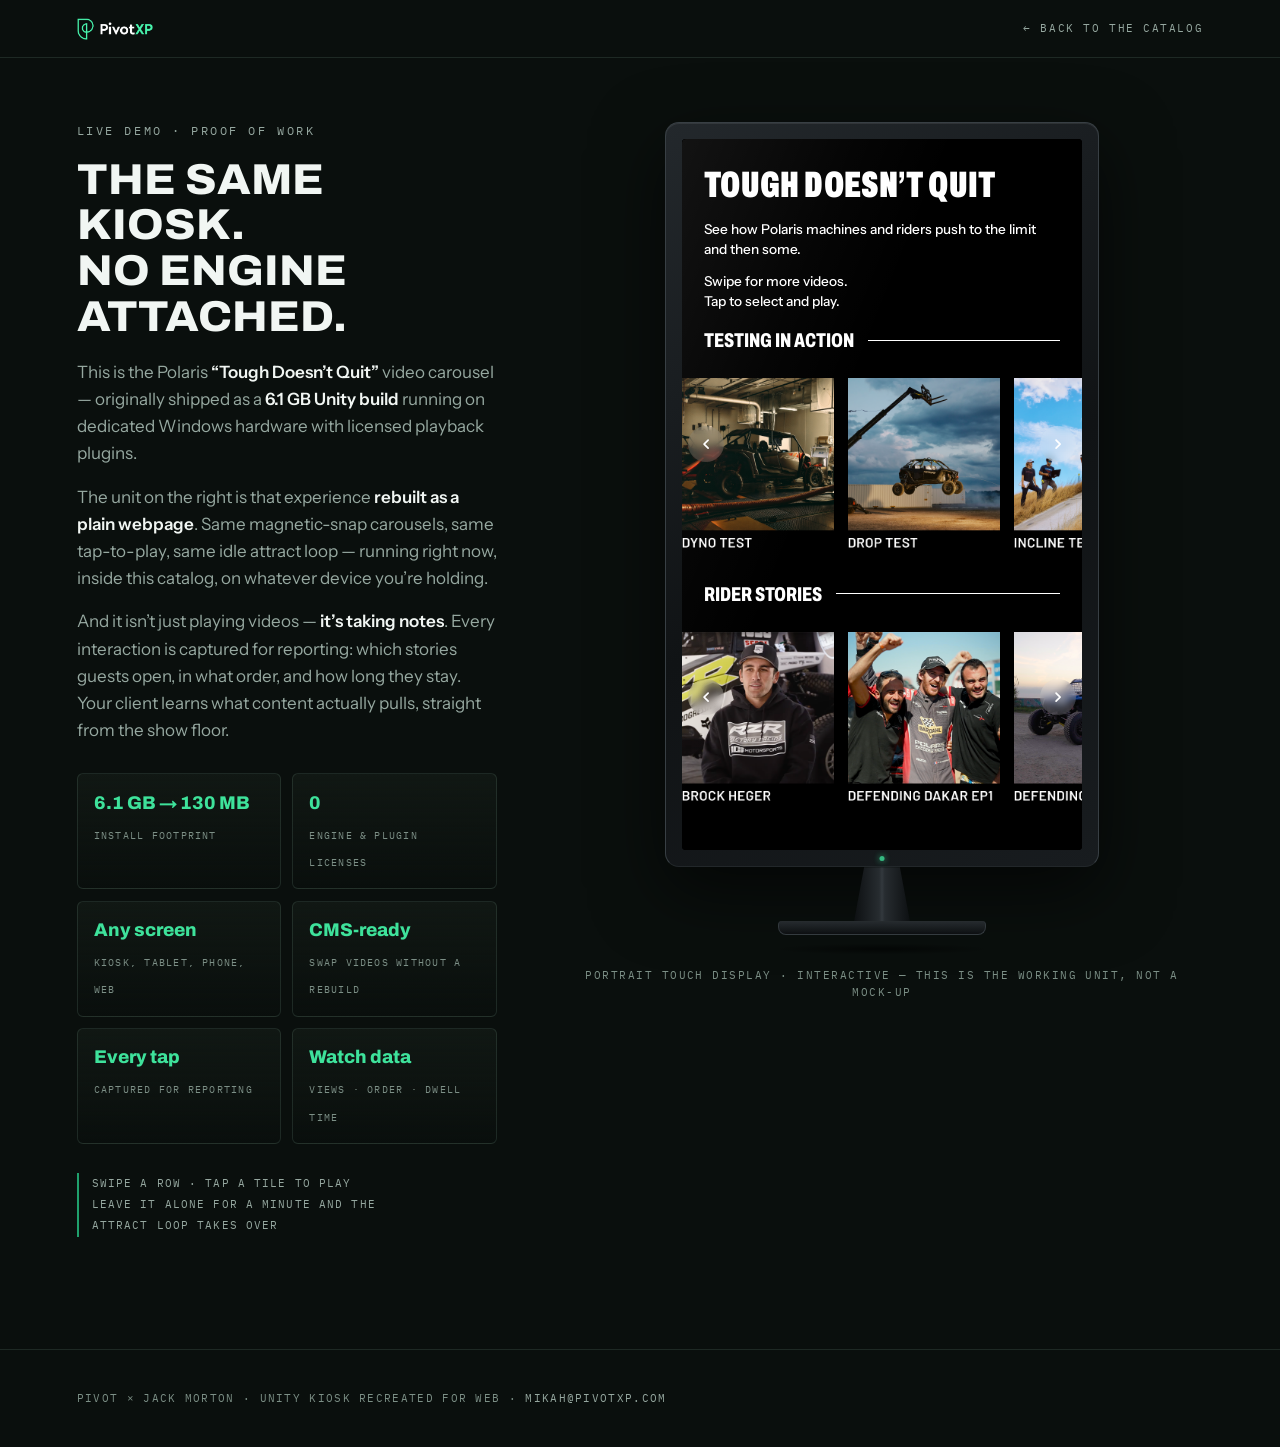
<file: polaris.html>
<!doctype html>
<html lang="en">
<head>
<meta charset="utf-8">
<meta name="viewport" content="width=device-width,initial-scale=1">
<title>Polaris "Tough Doesn't Quit" — Unity Kiosk, Rebuilt for Web · Pivot × Jack Morton</title>
<meta name="robots" content="noindex">
<meta property="og:title" content="Polaris Kiosk — Rebuilt for Web · Pivot">
<meta property="og:description" content="A 6.1 GB Unity kiosk recreated as a webpage — live, interactive, and 130 MB.">
<meta property="og:image" content="https://pivotxp.github.io/jack-morton-catalog/assets/img/og-cover.jpg">
<meta name="twitter:card" content="summary_large_image">
<link rel="preconnect" href="https://fonts.googleapis.com">
<link rel="preconnect" href="https://fonts.gstatic.com" crossorigin>
<link rel="stylesheet" href="https://fonts.googleapis.com/css2?family=Archivo:wdth,wght@62..125,100..900&amp;family=Instrument+Sans:wght@400;500;600&amp;family=IBM+Plex+Mono:wght@400;500&amp;display=swap">
<style>
:root{
  --bg:#0A0F0D; --surface:#111814; --raise:#17201B; --line:rgba(151,199,178,.14);
  --ink:#F1F6F3; --muted:#96A8A0; --dim:#7C8F86;
  --mint:#3EE29B; --mint-deep:#1FA06C; --mint-ink:#062A1B;
  --disp:"Archivo",system-ui,sans-serif; --body:"Instrument Sans",system-ui,sans-serif; --mono:"IBM Plex Mono",ui-monospace,monospace;
}
*{margin:0;padding:0;box-sizing:border-box}
body{background:var(--bg);color:var(--ink);font-family:var(--body);font-size:17px;line-height:1.6;-webkit-font-smoothing:antialiased}
a{color:inherit;text-decoration:none}

/* ---------- page chrome (lookbook language) ---------- */
.top{display:flex;align-items:center;justify-content:space-between;padding:1.1rem clamp(1.2rem,6vw,5rem);border-bottom:1px solid var(--line)}
.top img{height:22px;width:auto;display:block}
.top a.back{font-family:var(--mono);font-size:.7rem;letter-spacing:.14em;text-transform:uppercase;color:var(--muted);transition:color .2s}
.top a.back:hover{color:var(--mint)}
.wrap{display:grid;gap:clamp(2rem,5vw,4.5rem);grid-template-columns:minmax(300px,420px) 1fr;align-items:start;
  padding:clamp(2rem,5vw,4rem) clamp(1.2rem,6vw,5rem);max-width:1300px;margin:0 auto}
@media(max-width:900px){.wrap{grid-template-columns:1fr}.story{order:2}}
.eyebrow{font-family:var(--mono);font-size:.72rem;letter-spacing:.22em;text-transform:uppercase;color:var(--mint)}
.story h1{font-family:var(--disp);font-weight:800;font-stretch:105%;font-size:clamp(1.9rem,3.4vw,2.7rem);line-height:1.06;text-transform:uppercase;margin:1rem 0 1.2rem;text-wrap:balance}
.story p{color:var(--muted);margin-bottom:1rem;max-width:46ch}
.story b{color:var(--ink);font-weight:600}
.stats{display:grid;grid-template-columns:1fr 1fr;gap:.7rem;margin:1.8rem 0}
.stats .s{border:1px solid var(--line);border-radius:6px;padding:.9rem 1rem;background:linear-gradient(180deg,var(--surface),transparent)}
.stats .s b{display:block;font-family:var(--disp);font-weight:800;font-size:1.15rem;color:var(--mint);margin-bottom:.1rem}
.stats .s span{font-family:var(--mono);font-size:.64rem;letter-spacing:.12em;text-transform:uppercase;color:var(--dim)}
.hint{font-family:var(--mono);font-size:.7rem;letter-spacing:.1em;text-transform:uppercase;color:var(--dim);border-left:2px solid var(--mint-deep);padding-left:.8rem;line-height:1.9}

/* ---------- touchscreen TV unit ---------- */
.stage{display:flex;flex-direction:column;align-items:center;gap:0}
.tv{position:relative;padding:clamp(10px,1.6vw,16px);border-radius:14px;
  background:linear-gradient(150deg,#23282c 0%,#101315 55%,#181c1f 100%);
  border:1px solid #383f44;border-bottom-color:#22272a;
  box-shadow:inset 0 1px 0 rgba(255,255,255,.08),0 24px 70px rgba(0,0,0,.6)}
.tv::after{content:"";position:absolute;left:50%;bottom:5px;transform:translateX(-50%);
  width:5px;height:5px;border-radius:50%;background:var(--mint);opacity:.8;box-shadow:0 0 6px var(--mint)}
.frame{position:relative;width:min(400px,84vw);aspect-ratio:9/16;background:#000;border-radius:4px;overflow:hidden;
  box-shadow:inset 0 0 0 1px rgba(0,0,0,.9)}
.frame::after{content:"";position:absolute;inset:0;z-index:20;pointer-events:none;border-radius:4px;
  background:linear-gradient(112deg,rgba(255,255,255,.075) 0%,rgba(255,255,255,.02) 26%,transparent 40%)}
.stand{display:flex;flex-direction:column;align-items:center;width:min(400px,84vw)}
.stand .neck{width:14%;height:clamp(34px,5vw,54px);
  background:linear-gradient(90deg,#0d1012,#272c30 45%,#33393e 50%,#272c30 55%,#0d1012);
  clip-path:polygon(18% 0,82% 0,100% 100%,0 100%)}
.stand .base{width:52%;height:clamp(10px,1.4vw,14px);border-radius:4px 4px 8px 8px;
  background:linear-gradient(180deg,#2c3236,#0e1113);border:1px solid #383f44;border-top:none}
.stand .floor{width:78%;height:16px;margin-top:6px;border-radius:50%;
  background:radial-gradient(50% 50% at 50% 50%,rgba(0,0,0,.55),transparent 70%)}
.frame-cap{margin-top:.6rem;font-family:var(--mono);font-size:.66rem;letter-spacing:.14em;text-transform:uppercase;color:var(--dim);text-align:center}

/* ---------- kiosk (faithful recreation) ---------- */
.kiosk{position:absolute;inset:0;background:#000;color:#fff;display:flex;flex-direction:column;
  font-family:var(--disp);user-select:none;-webkit-user-select:none;touch-action:pan-y;overflow:hidden;padding-bottom:8%}
.kiosk .pad{padding:0 5.5%}
.k-head{margin-top:7%}
.k-head h2{font-weight:900;font-stretch:62%;text-transform:uppercase;font-size:clamp(1.6rem,9.2cqw,2.6rem);line-height:.98;letter-spacing:.01em}
.k-head .sub{margin-top:4.5%;font-family:var(--body);font-weight:500;font-size:clamp(.72rem,3.4cqw,.95rem);line-height:1.5;color:#fff}
.k-head .sub + .sub{margin-top:3%}
.frame{container-type:inline-size}
.k-row{margin-top:auto}
.k-row .k-label{display:flex;align-items:center;gap:4%;padding:0 5.5%}
.k-row .k-label h3{font-weight:800;font-stretch:70%;text-transform:uppercase;font-size:clamp(.95rem,5cqw,1.4rem);white-space:nowrap}
.k-row .k-label .rule{flex:1;height:1px;background:#fff}
.k-car{position:relative;margin-top:3.5%}
.k-strip{display:flex;gap:3.5cqw;overflow-x:auto;scroll-snap-type:x mandatory;padding:2% 5.5%;scrollbar-width:none;cursor:grab}
.k-strip::-webkit-scrollbar{display:none}
.k-strip.dragging{cursor:grabbing;scroll-snap-type:none}
.k-tile{flex:0 0 38cqw;scroll-snap-align:start}
.k-tile .ph{width:100%;aspect-ratio:400/470;object-fit:contain;display:block;pointer-events:none}
.k-arrow{position:absolute;top:38%;transform:translateY(-50%);width:9cqw;height:9cqw;border:none;border-radius:50%;
  background:rgba(255,255,255,.14);backdrop-filter:blur(4px);color:#fff;display:flex;align-items:center;justify-content:center;cursor:pointer;z-index:2;transition:background .2s,opacity .3s}
.k-arrow:hover{background:rgba(255,255,255,.3)}
.k-arrow svg{width:45%;height:45%;fill:none;stroke:#fff;stroke-width:2.5;stroke-linecap:round;stroke-linejoin:round}
.k-arrow.prev{left:1.5%}.k-arrow.next{right:1.5%}
.k-arrow[disabled]{opacity:0;pointer-events:none}

/* ---------- player ---------- */
.k-player{position:absolute;inset:0;background:#000;display:none;z-index:5}
.k-player.open{display:block}
.k-player video{width:100%;height:100%;object-fit:cover;display:block}
.k-btn{position:absolute;font-family:var(--disp);font-weight:800;font-stretch:75%;text-transform:uppercase;
  font-size:clamp(.6rem,3.1cqw,.85rem);letter-spacing:.04em;color:#fff;background:#1B66C9;border:none;cursor:pointer;
  display:flex;align-items:center;gap:.5em;padding:.7em 1.1em;border-radius:3px;z-index:6}
.k-btn svg{width:.9em;height:.9em;fill:#fff}
.k-btn.back{left:11.6%;bottom:20.9%;width:29.9%;height:4.4%;justify-content:center;padding:0;font-size:clamp(.5rem,2.55cqw,.72rem)}
.k-btn.replay{right:11.6%;bottom:20.9%;height:4.4%;padding:0 1.2em;background:rgba(255,255,255,.16)}
.k-note{position:absolute;left:5.5%;bottom:2.5%;font-family:var(--body);font-size:clamp(.42rem,1.8cqw,.55rem);color:#777;z-index:6}

/* ---------- attract ---------- */
.k-attract{position:absolute;inset:0;background:#000;display:none;z-index:8;cursor:pointer}
.k-attract.open{display:block}
.k-attract video{width:100%;height:100%;object-fit:cover}
.k-attract .cta{position:absolute;left:0;right:0;bottom:9%;text-align:center;font-family:var(--disp);font-weight:800;font-stretch:70%;
  text-transform:uppercase;font-size:clamp(.8rem,4cqw,1.1rem);letter-spacing:.14em;color:#fff;animation:pulse 2.2s ease-in-out infinite}
@keyframes pulse{0%,100%{opacity:.35}50%{opacity:1}}

footer{padding:2.5rem clamp(1.2rem,6vw,5rem);border-top:1px solid var(--line);margin-top:2rem}
footer .fine{font-family:var(--mono);font-size:.68rem;letter-spacing:.12em;text-transform:uppercase;color:var(--dim)}
footer .fine a{color:var(--muted)}
</style>
</head>
<body>

<div class="top">
  <a href="index.html"><img src="assets/img/pivot-logo.png" alt="PivotXP" width="2101" height="607"></a>
  <a class="back" href="index.html#proof">← Back to the catalog</a>
</div>

<div class="wrap">
  <div class="story">
    <p class="eyebrow">Live demo · Proof of work</p>
    <h1>The same kiosk.<br>No engine attached.</h1>
    <p>This is the Polaris <b>“Tough Doesn’t Quit”</b> video carousel — originally shipped as a
    <b>6.1&nbsp;GB Unity build</b> running on dedicated Windows hardware with licensed playback plugins.</p>
    <p>The unit on the right is that experience <b>rebuilt as a plain webpage</b>. Same magnetic-snap
    carousels, same tap-to-play, same idle attract loop — running right now, inside this catalog,
    on whatever device you’re holding.</p>
    <p>And it isn’t just playing videos — <b>it’s taking notes</b>. Every interaction is captured for
    reporting: which stories guests open, in what order, and how long they stay. Your client learns
    what content actually pulls, straight from the show floor.</p>
    <div class="stats">
      <div class="s"><b>6.1 GB → 130 MB</b><span>Install footprint</span></div>
      <div class="s"><b>0</b><span>Engine &amp; plugin licenses</span></div>
      <div class="s"><b>Any screen</b><span>Kiosk, tablet, phone, web</span></div>
      <div class="s"><b>CMS-ready</b><span>Swap videos without a rebuild</span></div>
      <div class="s"><b>Every tap</b><span>Captured for reporting</span></div>
      <div class="s"><b>Watch data</b><span>Views · order · dwell time</span></div>
    </div>
    <p class="hint">Swipe a row · tap a tile to play<br>Leave it alone for a minute and the attract loop takes over</p>
  </div>

  <div class="stage">
    <div class="tv">
    <div class="frame">
      <div class="kiosk" id="kiosk">
        <div class="k-head pad">
          <h2>Tough Doesn’t Quit</h2>
          <p class="sub">See how Polaris machines and riders push to the limit and then some.</p>
          <p class="sub">Swipe for more videos.<br>Tap to select and play.</p>
        </div>
        <div class="k-row">
          <div class="k-label"><h3>Testing in Action</h3><div class="rule"></div></div>
          <div class="k-car">
            <button class="k-arrow prev" aria-label="Scroll back"><svg viewBox="0 0 24 24"><path d="M15 18l-6-6 6-6"/></svg></button>
            <div class="k-strip" id="strip1"></div>
            <button class="k-arrow next" aria-label="Scroll forward"><svg viewBox="0 0 24 24"><path d="M9 6l6 6-6 6"/></svg></button>
          </div>
        </div>
        <div class="k-row">
          <div class="k-label"><h3>Rider Stories</h3><div class="rule"></div></div>
          <div class="k-car">
            <button class="k-arrow prev" aria-label="Scroll back"><svg viewBox="0 0 24 24"><path d="M15 18l-6-6 6-6"/></svg></button>
            <div class="k-strip" id="strip2"></div>
            <button class="k-arrow next" aria-label="Scroll forward"><svg viewBox="0 0 24 24"><path d="M9 6l6 6-6 6"/></svg></button>
          </div>
        </div>

        <div class="k-player" id="player">
          <video id="pvideo" playsinline preload="auto"></video>
          <button class="k-btn back" id="btnBack"><svg viewBox="0 0 24 24"><path d="M14 6l-6 6 6 6z"/></svg>Back to videos</button>
          <button class="k-btn replay" id="btnReplay"><svg viewBox="0 0 24 24"><path d="M12 5V1L7 6l5 5V7a5 5 0 1 1-5 5H5a7 7 0 1 0 7-7z"/></svg>Replay</button>
          <span class="k-note" id="pnote"></span>
        </div>

        <div class="k-attract" id="attract">
          <video src="assets/polaris/video/attract.mp4" muted loop playsinline preload="none"></video>
          <div class="cta">Tap to explore</div>
        </div>
      </div>
    </div>
    </div>
    <div class="stand"><div class="neck"></div><div class="base"></div><div class="floor"></div></div>
    <p class="frame-cap">Portrait touch display · interactive — this is the working unit, not a mock-up</p>
  </div>
</div>

<footer>
  <p class="fine">Pivot × Jack Morton&nbsp;·&nbsp;Unity kiosk recreated for web&nbsp;·&nbsp;<a href="mailto:mikah@pivotxp.com">mikah@pivotxp.com</a></p>
</footer>

<script>
const C1=[
 ["Chassis_Dyno_Test","Chassis Dyno Test"],["Drop_Test","Drop Test"],["Incline_Test","Incline Test"],
 ["Mud_Test","Mud Test"],["Off_Camber_Test","Off Camber Test"],["Oval_Track_Test","Oval Track Test"],
 ["Payload_Test","Payload Test"],["Rock_Crawl_Test","Rock Crawl Test"],["Sound_Chamber_Test","Sound Chamber Test"],
 ["VDS_Machine","VDS Machine"]];
const C2=[
 ["BrockHeger","Brock_Heger","Brock Heger"],["Dakar1","Dakar1","Dakar · Part 1"],["Dakar2","Dakar2","Dakar · Part 2"],
 ["Dakar3","Dakar3","Dakar · Part 3"],["Dakar4","Dakar4","Dakar · Part 4"],["Jeremy_Twitch","Jeremy_Twitch","Jeremy “Twitch” Stenberg"],
 ["TavoVil","TavoVil","Tavo Vildósola"],["VickiGolden","VickiGolden","Vicki Golden"],["WrightFamily","WrightFamily","Wright Family"]];

const T="assets/polaris/tiles/",V="assets/polaris/video/";
function tile(img,vid,label,excerpt){
  const f=document.createElement('figure');f.className='k-tile';f.setAttribute('role','button');f.setAttribute('tabindex','0');f.setAttribute('aria-label',label);
  f.addEventListener('keydown',e=>{if(e.key==='Enter'||e.key===' '){e.preventDefault();openPlayer(vid,label,excerpt)}});
  f.innerHTML=`<img class="ph" src="${T}${img}.png" alt="${label}" loading="lazy" draggable="false">`;
  f.addEventListener('click',()=>{if(!dragMoved)openPlayer(vid,label,excerpt)});
  return f;
}
C1.forEach(([n,l])=>strip1.appendChild(tile(n,`c1_${n}`,l,false)));
C2.forEach(([img,vid,l])=>strip2.appendChild(tile(img,`c2_${vid}`,l,true)));

/* drag-to-scroll (mouse) + arrows, magnetic snap via CSS */
let dragMoved=false;
document.querySelectorAll('.k-strip').forEach(strip=>{
  let down=false,sx=0,sl=0,moved=0;
  strip.addEventListener('pointerdown',e=>{if(e.pointerType!=='mouse')return;down=true;moved=0;sx=e.clientX;sl=strip.scrollLeft;strip.classList.add('dragging')});
  window.addEventListener('pointermove',e=>{if(!down)return;const dx=e.clientX-sx;moved=Math.max(moved,Math.abs(dx));strip.scrollLeft=sl-dx});
  window.addEventListener('pointerup',()=>{if(!down)return;down=false;dragMoved=moved>6;strip.classList.remove('dragging');setTimeout(()=>dragMoved=false,50)});
  const car=strip.parentElement,prev=car.querySelector('.prev'),next=car.querySelector('.next');
  const step=()=>strip.querySelector('.k-tile').getBoundingClientRect().width*2;
  prev.addEventListener('click',()=>strip.scrollBy({left:-step(),behavior:'smooth'}));
  next.addEventListener('click',()=>strip.scrollBy({left:step(),behavior:'smooth'}));
  const upd=()=>{prev.disabled=strip.scrollLeft<10;next.disabled=strip.scrollLeft>strip.scrollWidth-strip.clientWidth-10};
  strip.addEventListener('scroll',upd,{passive:true});upd();
});

/* player */
const player=document.getElementById('player'),pv=document.getElementById('pvideo'),pnote=document.getElementById('pnote');
function openPlayer(vid,label,excerpt){
  pv.src=`${V}${vid}.mp4`;pnote.textContent=excerpt?'Excerpt — trimmed for web demo':'';
  player.classList.add('open');pv.play().catch(()=>{});
}
function closePlayer(){player.classList.remove('open');pv.pause();pv.removeAttribute('src');pv.load()}
btnBack.addEventListener('click',closePlayer);
btnReplay.addEventListener('click',()=>{pv.currentTime=0;pv.play()});
pv.addEventListener('ended',()=>setTimeout(()=>{if(player.classList.contains('open')&&pv.ended)closePlayer()},6000));

/* attract loop */
const attract=document.getElementById('attract'),av=attract.querySelector('video');
let idleT;
function armIdle(){clearTimeout(idleT);idleT=setTimeout(()=>{
  if(player.classList.contains('open')&&!pv.paused)return armIdle();
  closePlayer();attract.classList.add('open');av.play().catch(()=>{});
},60000)}
function wake(){if(attract.classList.contains('open')){attract.classList.remove('open');av.pause()}armIdle()}
['pointerdown','pointermove','touchstart','keydown'].forEach(ev=>document.getElementById('kiosk').addEventListener(ev,wake,{passive:true}));
armIdle();
</script>
<script data-goatcounter="https://pivotxp.goatcounter.com/count" async src="https://gc.zgo.at/count.js"></script>
</body>
</html>
</file>
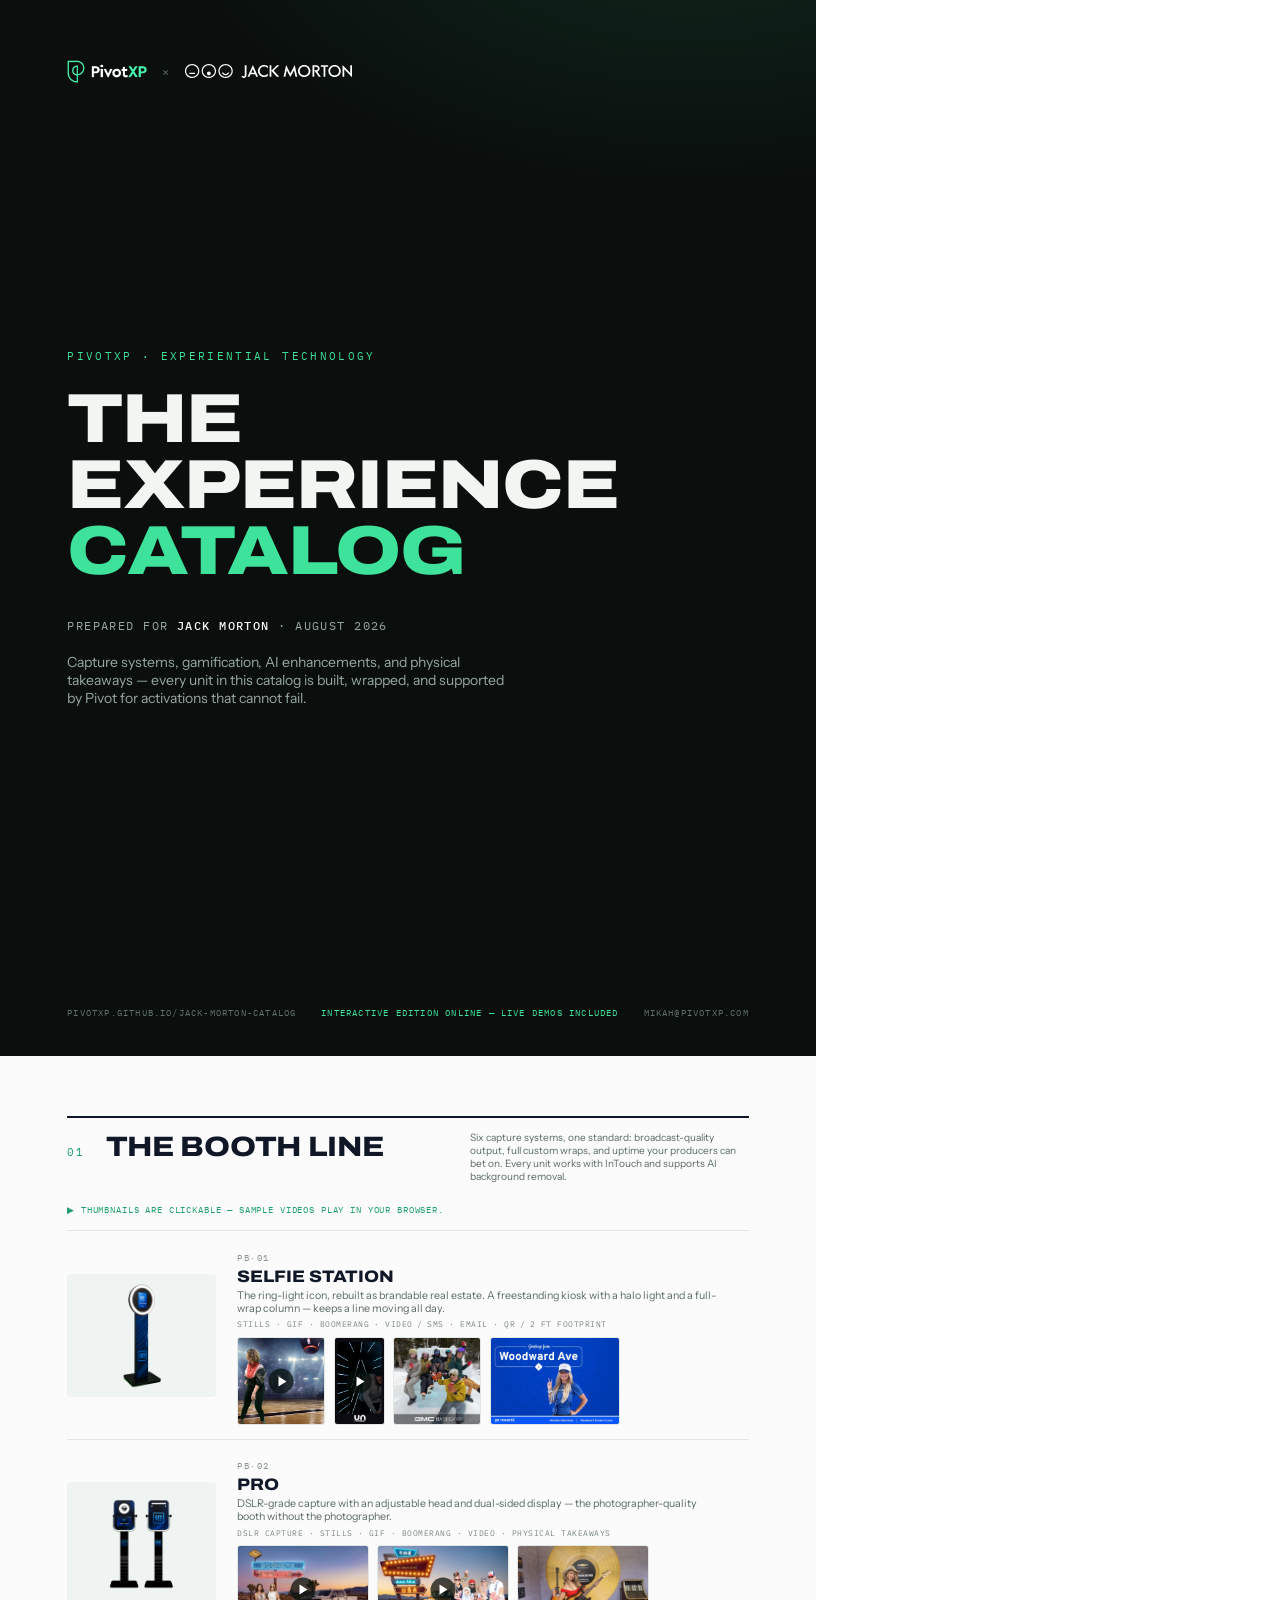
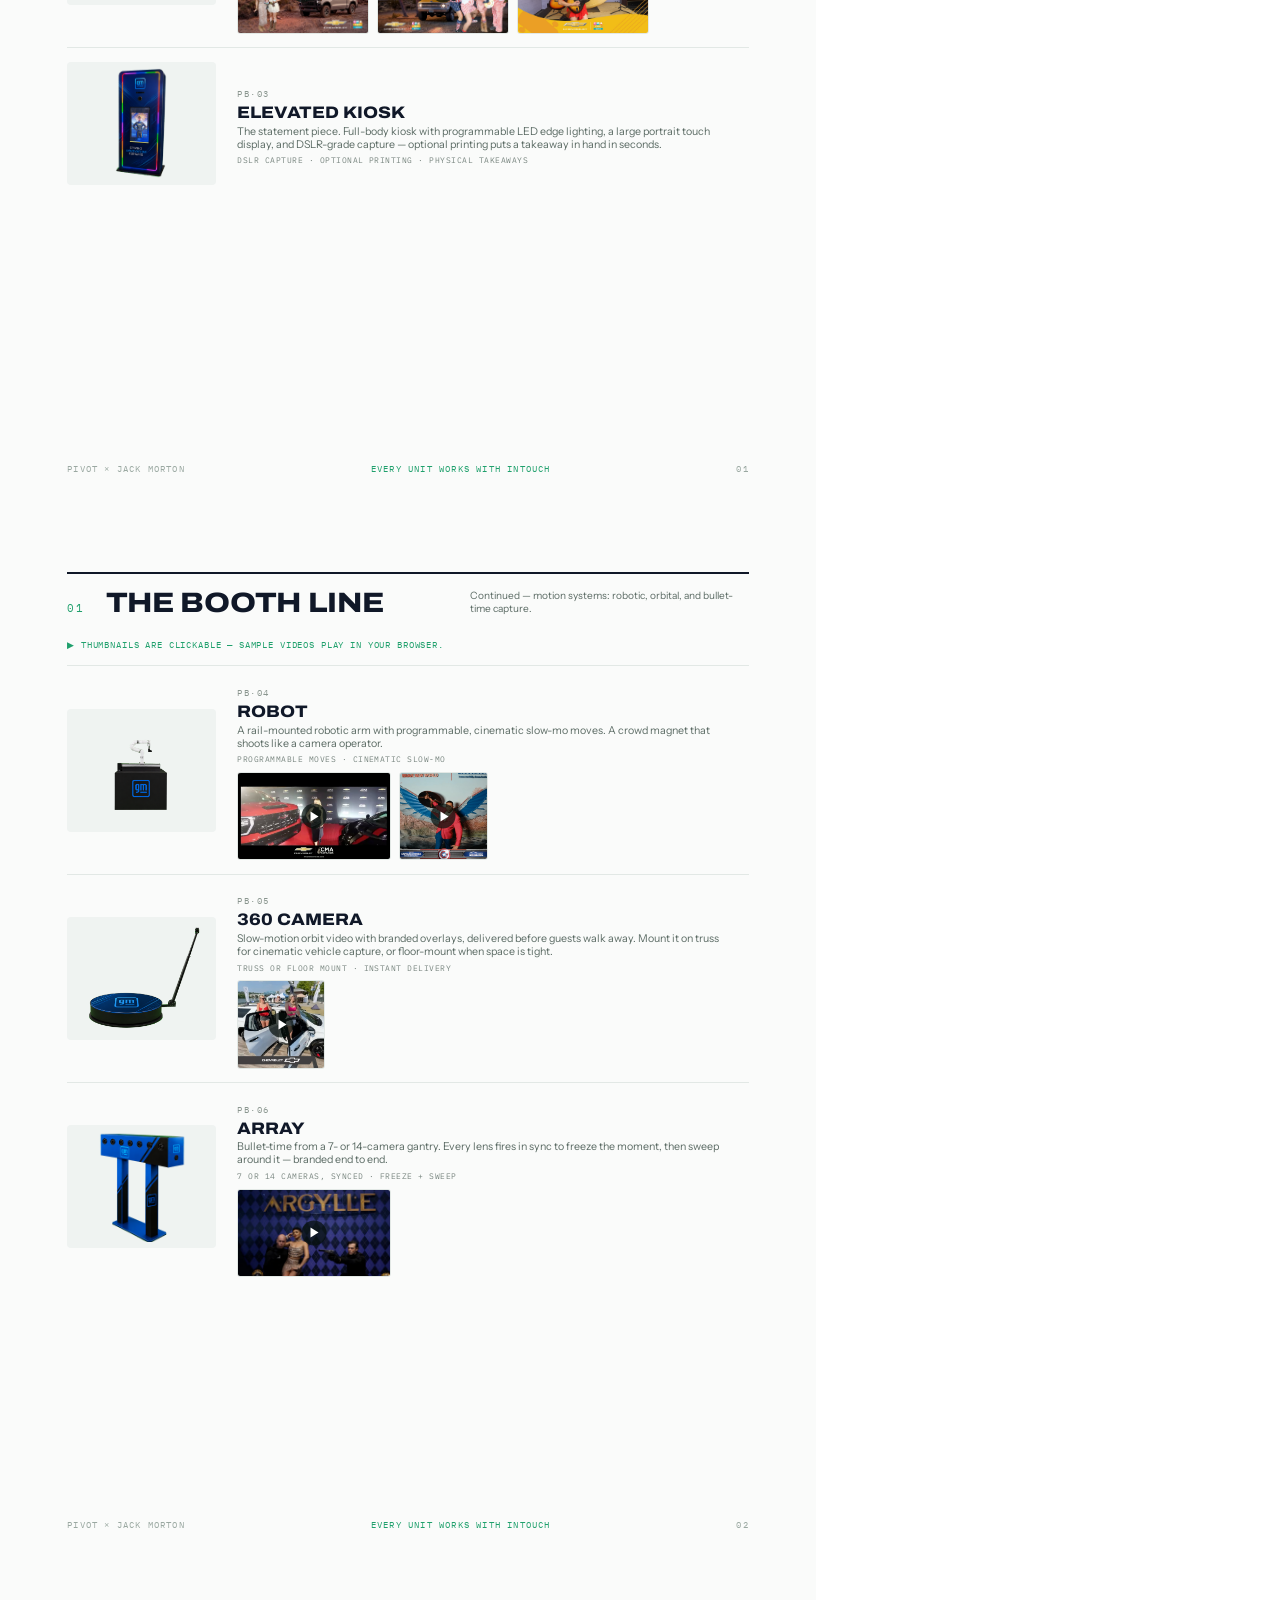
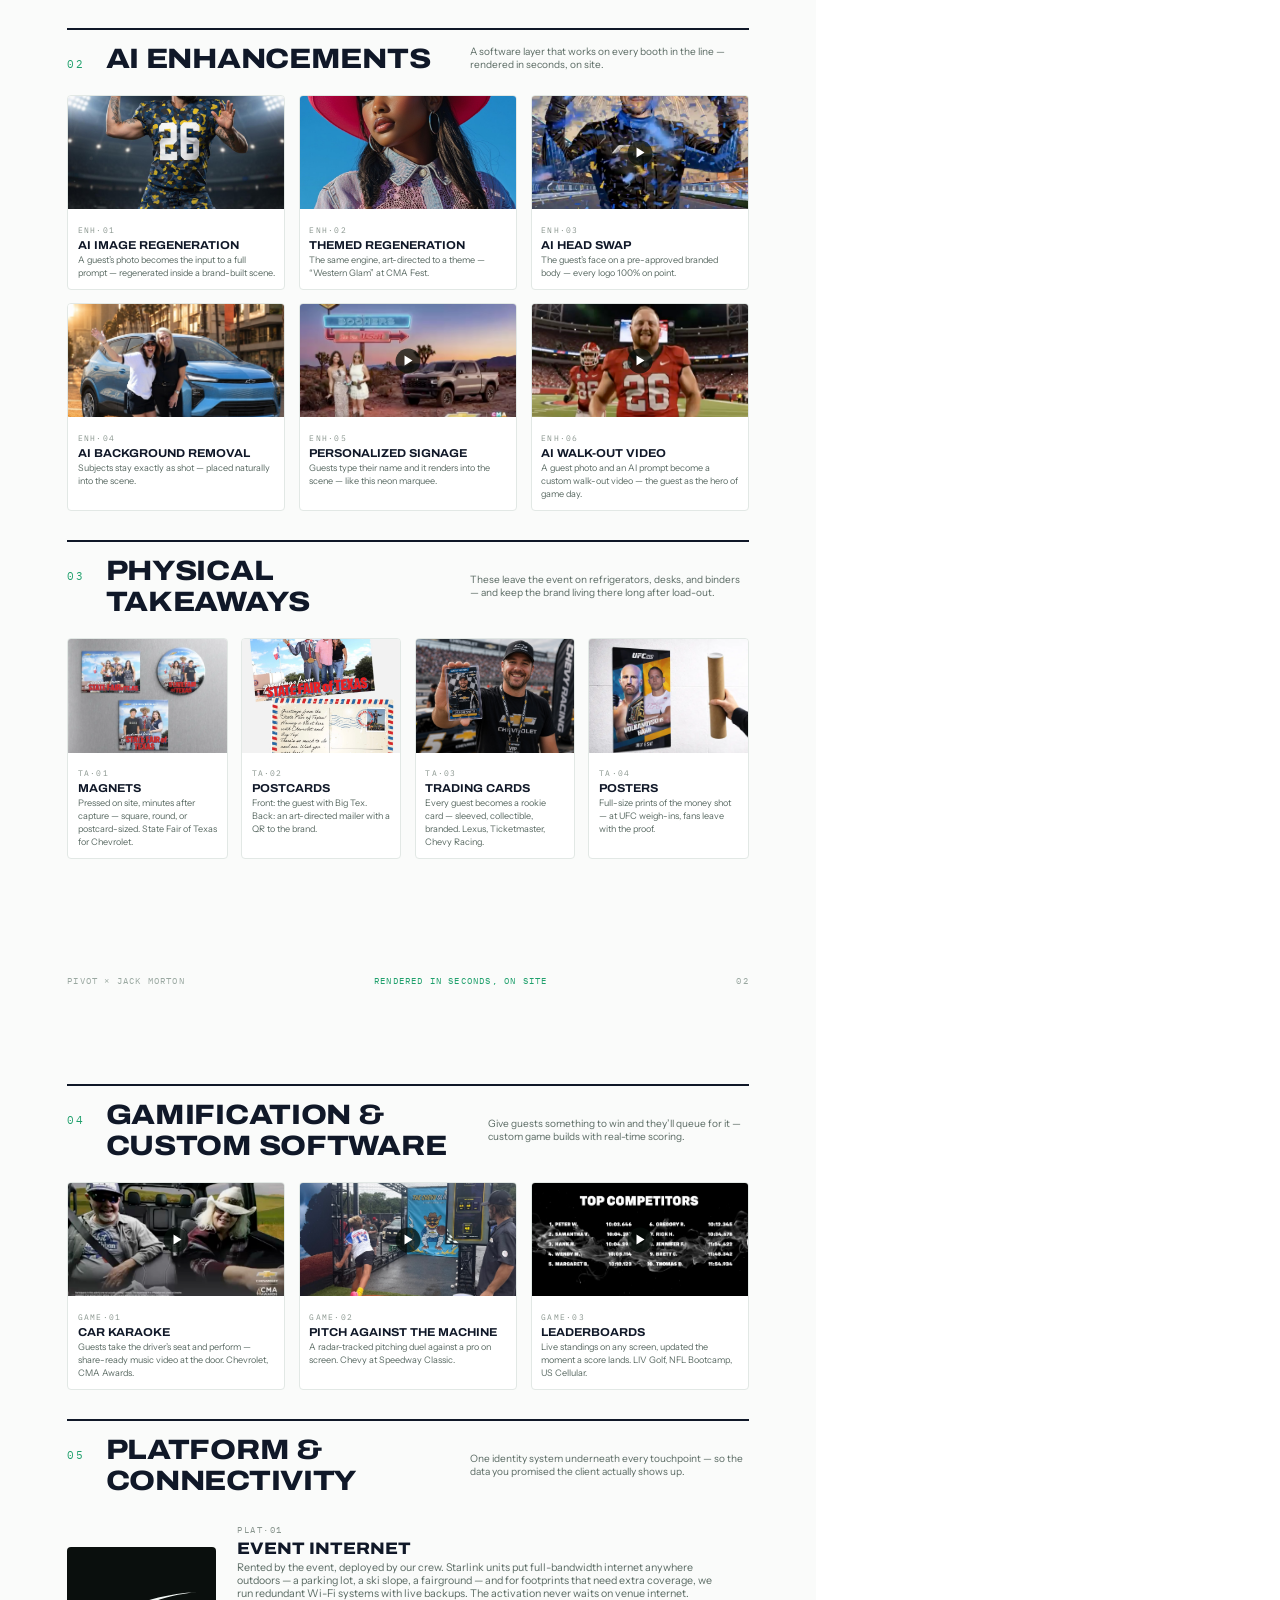
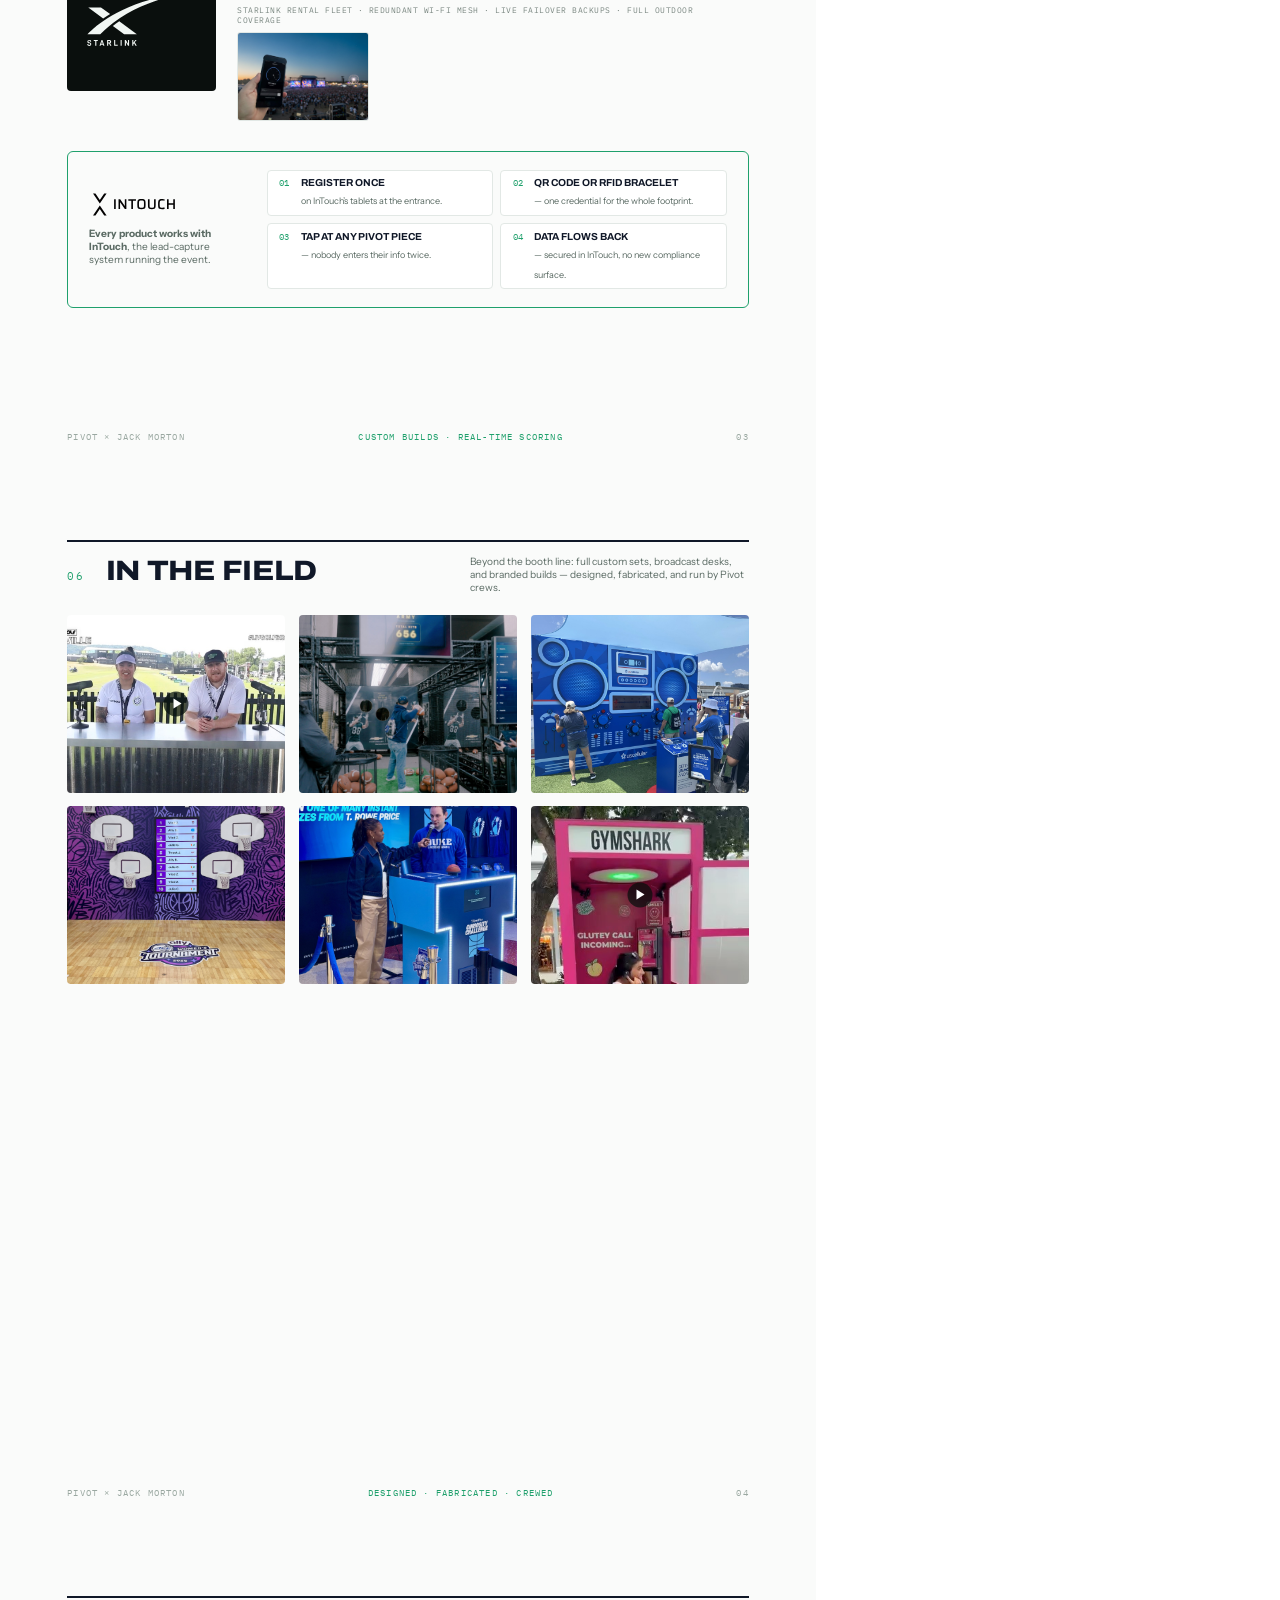
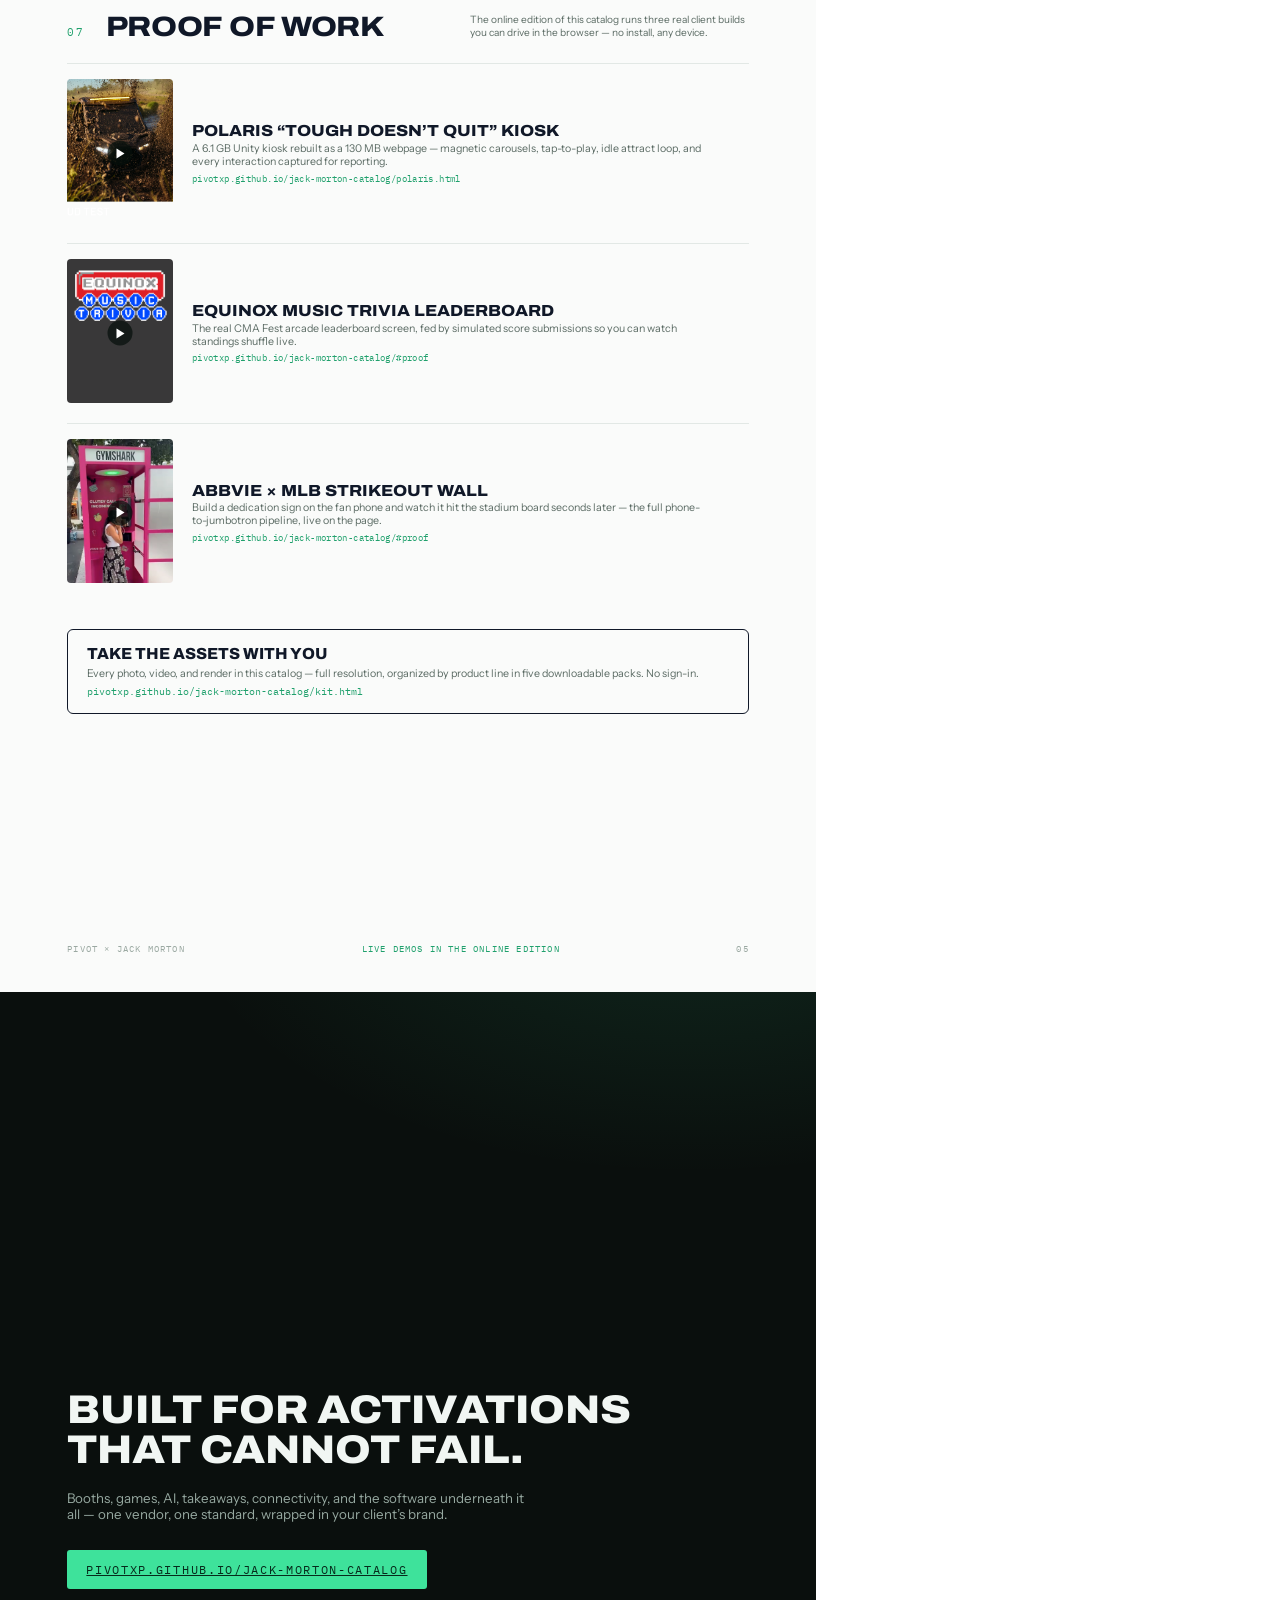
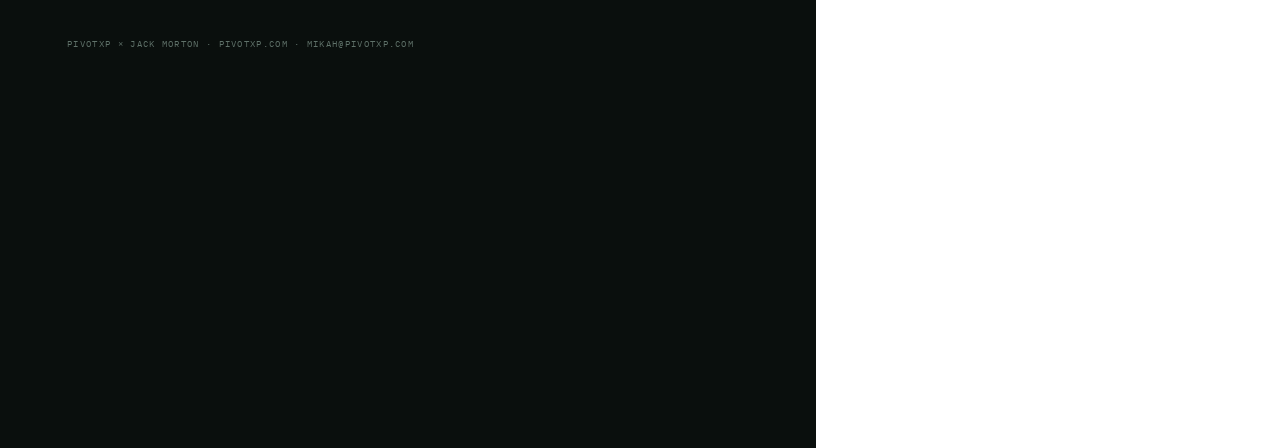
<file: print.html>
<!doctype html>
<html lang="en">
<head>
<meta charset="utf-8">
<meta name="robots" content="noindex">
<title>Pivot × Jack Morton — Experience Catalog (Print)</title>
<link rel="stylesheet" href="https://fonts.googleapis.com/css2?family=Archivo:wdth,wght@62..125,100..900&amp;family=Instrument+Sans:wght@400;500;600&amp;family=IBM+Plex+Mono:wght@400;500&amp;display=swap">
<style>
:root{
  --bg:#0A0F0D; --ink:#101828; --paper:#FAFBFA; --muted:#5B6B64; --line:#E2E8E5;
  --mint:#1FA06C; --mint-bright:#3EE29B;
  --disp:"Archivo",sans-serif; --body:"Instrument Sans",sans-serif; --mono:"IBM Plex Mono",monospace;
}
*{margin:0;padding:0;box-sizing:border-box}
@page{size:letter;margin:0}
body{font-family:var(--body);color:var(--ink);-webkit-print-color-adjust:exact;print-color-adjust:exact}
.page{width:8.5in;height:11in;padding:.62in .7in;page-break-after:always;position:relative;background:var(--paper);overflow:hidden;display:flex;flex-direction:column}
.page.dark{background:radial-gradient(9in 5in at 85% -10%,rgba(62,226,155,.12),transparent 60%),var(--bg);color:#F1F6F3}
img{max-width:100%}
.mono{font-family:var(--mono);letter-spacing:.16em;text-transform:uppercase}
.footer{position:absolute;left:.7in;right:.7in;bottom:.4in;display:flex;justify-content:space-between;font-family:var(--mono);font-size:6.4pt;letter-spacing:.14em;text-transform:uppercase;color:#9AA8A1}
.footer .mid{color:var(--mint)}
.sec-head{display:flex;align-items:baseline;gap:.22in;border-top:2.5px solid var(--ink);padding-top:.14in;margin-bottom:.22in}
.sec-head .num{font-family:var(--mono);font-size:8pt;color:var(--mint);letter-spacing:.15em}
.sec-head h2{font-family:var(--disp);font-weight:800;font-stretch:115%;text-transform:uppercase;font-size:21pt;letter-spacing:-.01em}
.sec-head p{margin-left:auto;max-width:2.9in;font-size:7.6pt;color:var(--muted);align-self:center}

/* cover */
.cover{justify-content:center}
.cover .lockup{position:absolute;top:.62in;left:.7in;display:flex;align-items:center;gap:.16in}
.cover .lockup img{height:.24in;width:auto}
.cover .lockup .x{font-family:var(--mono);color:#5F7169;font-size:9pt}
.cover .eyebrow{font-family:var(--mono);font-size:8pt;letter-spacing:.22em;text-transform:uppercase;color:var(--mint-bright);margin-bottom:.25in}
.cover h1{font-family:var(--disp);font-weight:840;font-stretch:118%;text-transform:uppercase;font-size:52pt;line-height:.95;letter-spacing:-.015em}
.cover h1 em{font-style:normal;color:var(--mint-bright)}
.cover .prep{margin-top:.35in;font-family:var(--mono);font-size:9pt;letter-spacing:.12em;text-transform:uppercase;color:#96A8A0}
.cover .prep b{color:#F1F6F3;font-weight:500}
.cover .lede{margin-top:.2in;max-width:4.6in;color:#96A8A0;font-size:10.5pt}

/* product rows */
.prod{display:grid;grid-template-columns:1.55in 1fr;gap:.22in;padding:.14in 0;border-top:1px solid var(--line);align-items:center}
.prod:first-of-type{border-top:none;padding-top:0}
.prod .stage{background:#EFF3F1;border-radius:4px;height:1.28in;display:flex;align-items:center;justify-content:center;padding:.08in}
.prod .stage img{max-height:1.14in;width:auto;max-width:100%}
.prod .kick{font-family:var(--mono);font-size:6.4pt;letter-spacing:.18em;color:#8A968F;text-transform:uppercase}
.prod h3{font-family:var(--disp);font-weight:800;font-stretch:112%;text-transform:uppercase;font-size:12.5pt;margin:.02in 0 .04in}
.prod p{font-size:8pt;color:var(--muted);max-width:5.1in}
.prod .pills{margin-top:.05in;font-family:var(--mono);font-size:6.2pt;letter-spacing:.06em;text-transform:uppercase;color:#7A8781}
.prod .pills b{color:var(--mint);font-weight:500}

/* media thumbs */
.thumbs{display:flex;gap:.09in;margin-top:.08in}
.thumbs a,.thumbs span.im{position:relative;display:block}
.thumbs img{height:.92in;width:auto;max-width:1.6in;object-fit:cover;border-radius:3px;display:block;border:1px solid var(--line)}
.play{position:absolute;top:50%;left:50%;transform:translate(-50%,-50%);width:.26in;height:.26in;border-radius:50%;
  background:rgba(6,15,11,.72);display:flex;align-items:center;justify-content:center}
.play::after{content:"";display:block;width:0;height:0;border-left:.085in solid #fff;border-top:.055in solid transparent;border-bottom:.055in solid transparent;margin-left:.02in}
.linknote{font-family:var(--mono);font-size:6.4pt;letter-spacing:.1em;text-transform:uppercase;color:var(--mint);margin-bottom:.16in}
.cardp a.vlink{display:block;position:relative;color:inherit;text-decoration:none}

/* card grids */
.grid{display:grid;gap:.14in}
.g5{grid-template-columns:repeat(5,1fr)}
.g4{grid-template-columns:repeat(4,1fr)}
.g3{grid-template-columns:repeat(3,1fr)}
.cardp{border:1px solid var(--line);border-radius:4px;overflow:hidden;background:#fff}
.cardp img{width:100%;height:1.18in;object-fit:cover;display:block}
.cardp .t{padding:.08in .1in .1in}
.cardp .kick{font-family:var(--mono);font-size:5.8pt;letter-spacing:.16em;color:#8A968F;text-transform:uppercase}
.cardp h4{font-family:var(--disp);font-weight:700;font-stretch:108%;text-transform:uppercase;font-size:8.6pt;margin:.02in 0}
.cardp p{font-size:6.8pt;color:var(--muted);line-height:1.45}
.subsec{margin-top:.3in}

/* platform */
.band{border:1.5px solid var(--mint);border-radius:6px;padding:.18in .22in;display:grid;grid-template-columns:2.5in 1fr;gap:.25in;align-items:center;margin-bottom:.2in}
.band img.itl{height:.2in;width:auto;margin-bottom:.08in}
.band h3{font-family:var(--disp);font-weight:800;text-transform:uppercase;font-size:13pt;line-height:1.1;margin-bottom:.06in}
.band p{font-size:7.6pt;color:var(--muted)}
.steps{display:grid;gap:.07in}
.steps .st{display:flex;gap:.12in;align-items:baseline;border:1px solid var(--line);border-radius:4px;padding:.07in .12in;background:#fff}
.steps .st i{font-family:var(--mono);font-style:normal;font-size:6.6pt;color:var(--mint)}
.steps .st b{font-family:var(--disp);font-weight:700;text-transform:uppercase;font-size:7.6pt;display:block}
.steps .st span{font-size:6.8pt;color:var(--muted)}

/* field grid */
.fgrid{display:grid;grid-template-columns:repeat(3,1fr);gap:.14in}
.fgrid img{width:100%;height:1.85in;object-fit:cover;border-radius:4px;display:block}
.fgrid a{display:block;position:relative}

/* demos page */
.demo{display:grid;grid-template-columns:1.1in 1fr;gap:.2in;padding:.16in 0;border-top:1px solid var(--line);align-items:center}
.demo:first-of-type{border-top:none}
.demo img{width:100%;height:1.5in;object-fit:cover;object-position:top;border-radius:4px}
.demo h3{font-family:var(--disp);font-weight:800;font-stretch:110%;text-transform:uppercase;font-size:12pt;margin-bottom:.03in}
.demo p{font-size:8pt;color:var(--muted);max-width:5.4in}
.demo .url{font-family:var(--mono);font-size:7pt;color:var(--mint);margin-top:.04in;letter-spacing:.04em}
.kitrow{margin-top:.28in;border:1.5px solid var(--ink);border-radius:6px;padding:.16in .2in}
.kitrow h3{font-family:var(--disp);font-weight:800;text-transform:uppercase;font-size:12pt;margin-bottom:.05in}
.kitrow p{font-size:8pt;color:var(--muted)}
.kitrow .url{font-family:var(--mono);font-size:7.6pt;color:var(--mint);margin-top:.05in}

/* back */
.back{justify-content:center}
.back h2{font-family:var(--disp);font-weight:840;font-stretch:110%;text-transform:uppercase;font-size:30pt;line-height:1;margin-bottom:.2in}
.back p{color:#96A8A0;max-width:4.8in;font-size:10pt}
.back .cta{display:inline-block;margin-top:.3in;font-family:var(--mono);font-size:9pt;letter-spacing:.14em;text-transform:uppercase;color:#062A1B;background:var(--mint-bright);padding:.12in .2in;border-radius:3px;width:fit-content}
.back .fine{margin-top:.5in;font-family:var(--mono);font-size:7pt;letter-spacing:.14em;text-transform:uppercase;color:#5F7169}
</style>
</head>
<body>

<!-- COVER -->
<div class="page dark cover">
  <div class="lockup"><img src="assets/img/pivot-logo.png" alt=""><span class="x">×</span><img src="assets/img/jackmorton-logo.svg" alt="" style="height:.15in"></div>
  <p class="eyebrow">PivotXP · Experiential Technology</p>
  <h1>The<br>Experience<br><em>Catalog</em></h1>
  <p class="prep">Prepared for <b>Jack Morton</b> · August 2026</p>
  <p class="lede">Capture systems, gamification, AI enhancements, and physical takeaways — every unit in this catalog is built, wrapped, and supported by Pivot for activations that cannot fail.</p>
  <div class="footer" style="color:#5F7169"><span>pivotxp.github.io/jack-morton-catalog</span><span class="mid" style="color:#3EE29B">Interactive edition online — live demos included</span><span>mikah@pivotxp.com</span></div>
</div>

<!-- BOOTHS A -->
<div class="page">
  <div class="sec-head"><span class="num">01</span><h2>The Booth Line</h2><p>Six capture systems, one standard: broadcast-quality output, full custom wraps, and uptime your producers can bet on. Every unit works with InTouch and supports AI background removal.</p></div>
  <p class="linknote">▶ Thumbnails are clickable — sample videos play in your browser.</p>
  <div class="prod"><div class="stage"><img src="assets/img/render-lite.png"></div><div><span class="kick">PB·01</span><h3>Selfie Station</h3><p>The ring-light icon, rebuilt as brandable real estate. A freestanding kiosk with a halo light and a full-wrap column — keeps a line moving all day.</p><p class="pills">Stills · GIF · Boomerang · Video&ensp;/&ensp;SMS · Email · QR&ensp;/&ensp;2 ft footprint</p>
  <div class="thumbs"><a href="https://pivotxp.github.io/jack-morton-catalog/assets/video/selfie-demo.mp4"><img src="assets/poster/selfie-demo.jpg"><span class="play"></span></a><a href="https://pivotxp.github.io/jack-morton-catalog/assets/video/selfie-unstopables.mp4"><img src="assets/poster/selfie-unstopables.jpg"><span class="play"></span></a><span class="im"><img src="assets/img/selfie-event-1.jpg"></span><span class="im"><img src="assets/img/selfie-event-3.jpg"></span></div></div></div>
  <div class="prod"><div class="stage"><img src="assets/img/render-pro.png"></div><div><span class="kick">PB·02</span><h3>PRO</h3><p>DSLR-grade capture with an adjustable head and dual-sided display — the photographer-quality booth without the photographer.</p><p class="pills">DSLR capture · Stills · GIF · Boomerang · Video · Physical takeaways</p>
  <div class="thumbs"><a href="https://pivotxp.github.io/jack-morton-catalog/assets/video/pro-demo-1.mp4"><img src="assets/poster/pro-demo-1.jpg"><span class="play"></span></a><a href="https://pivotxp.github.io/jack-morton-catalog/assets/video/pro-demo-2.mp4"><img src="assets/poster/pro-demo-2.jpg"><span class="play"></span></a><span class="im"><img src="assets/img/pro-output.jpg"></span></div></div></div>
  <div class="prod"><div class="stage"><img src="assets/img/render-kiosk.png"></div><div><span class="kick">PB·03</span><h3>Elevated Kiosk</h3><p>The statement piece. Full-body kiosk with programmable LED edge lighting, a large portrait touch display, and DSLR-grade capture — optional printing puts a takeaway in hand in seconds.</p><p class="pills">DSLR capture · Optional printing · Physical takeaways</p></div></div>
  <div class="footer"><span>Pivot × Jack Morton</span><span class="mid">Every unit works with InTouch</span><span>01</span></div>
</div>

<!-- BOOTHS B -->
<div class="page">
  <div class="sec-head"><span class="num">01</span><h2>The Booth Line</h2><p>Continued — motion systems: robotic, orbital, and bullet-time capture.</p></div>
  <p class="linknote">▶ Thumbnails are clickable — sample videos play in your browser.</p>
  <div class="prod"><div class="stage"><img src="assets/img/render-robot.png"></div><div><span class="kick">PB·04</span><h3>Robot</h3><p>A rail-mounted robotic arm with programmable, cinematic slow-mo moves. A crowd magnet that shoots like a camera operator.</p><p class="pills">Programmable moves · Cinematic slow-mo</p>
  <div class="thumbs"><a href="https://pivotxp.github.io/jack-morton-catalog/assets/video/robot-cma.mp4"><img src="assets/poster/robot-cma.jpg"><span class="play"></span></a><a href="https://pivotxp.github.io/jack-morton-catalog/assets/video/robot-marvel.mp4"><img src="assets/poster/robot-marvel.jpg"><span class="play"></span></a></div></div></div>
  <div class="prod"><div class="stage"><img src="assets/img/render-360.png"></div><div><span class="kick">PB·05</span><h3>360 Camera</h3><p>Slow-motion orbit video with branded overlays, delivered before guests walk away. Mount it on truss for cinematic vehicle capture, or floor-mount when space is tight.</p><p class="pills">Truss or floor mount · Instant delivery</p>
  <div class="thumbs"><a href="https://pivotxp.github.io/jack-morton-catalog/assets/video/360-overhead.mp4"><img src="assets/poster/360-overhead.jpg"><span class="play"></span></a></div></div></div>
  <div class="prod"><div class="stage"><img src="assets/img/render-array.png"></div><div><span class="kick">PB·06</span><h3>Array</h3><p>Bullet-time from a 7- or 14-camera gantry. Every lens fires in sync to freeze the moment, then sweep around it — branded end to end.</p><p class="pills">7 or 14 cameras, synced · Freeze + sweep</p>
  <div class="thumbs"><a href="https://pivotxp.github.io/jack-morton-catalog/assets/video/array-demo.mp4"><img src="assets/poster/array-demo.jpg"><span class="play"></span></a></div></div></div>
  <div class="footer"><span>Pivot × Jack Morton</span><span class="mid">Every unit works with InTouch</span><span>02</span></div>
</div>

<!-- ENHANCEMENTS + TAKEAWAYS -->
<div class="page">
  <div class="sec-head"><span class="num">02</span><h2>AI Enhancements</h2><p>A software layer that works on every booth in the line — rendered in seconds, on site.</p></div>
  <div class="grid g3">
    <div class="cardp"><img src="assets/img/enhance-throwing.jpg"><div class="t"><span class="kick">ENH·01</span><h4>AI Image Regeneration</h4><p>A guest’s photo becomes the input to a full prompt — regenerated inside a brand-built scene.</p></div></div>
    <div class="cardp"><img src="assets/img/enhance-western-glam.jpg"><div class="t"><span class="kick">ENH·02</span><h4>Themed Regeneration</h4><p>The same engine, art-directed to a theme — “Western Glam” at CMA Fest.</p></div></div>
    <div class="cardp"><a class="vlink" href="https://pivotxp.github.io/jack-morton-catalog/assets/video/ai-suit.mp4"><img src="assets/poster/ai-suit.jpg"><span class="play"></span></a><div class="t"><span class="kick">ENH·03</span><h4>AI Head Swap</h4><p>The guest’s face on a pre-approved branded body — every logo 100% on point.</p></div></div>
    <div class="cardp"><img src="assets/img/enhance-1.jpg"><div class="t"><span class="kick">ENH·04</span><h4>AI Background Removal</h4><p>Subjects stay exactly as shot — placed naturally into the scene.</p></div></div>
    <div class="cardp"><a class="vlink" href="https://pivotxp.github.io/jack-morton-catalog/assets/video/enhance-name-sign.mp4"><img src="assets/poster/enhance-name-sign.jpg"><span class="play"></span></a><div class="t"><span class="kick">ENH·05</span><h4>Personalized Signage</h4><p>Guests type their name and it renders into the scene — like this neon marquee.</p></div></div>
    <div class="cardp"><a class="vlink" href="https://pivotxp.github.io/jack-morton-catalog/assets/video/enhance-walkout.mp4"><img src="assets/poster/enhance-walkout.jpg"><span class="play"></span></a><div class="t"><span class="kick">ENH·06</span><h4>AI Walk-Out Video</h4><p>A guest photo and an AI prompt become a custom walk-out video — the guest as the hero of game day.</p></div></div>
  </div>
  <div class="subsec">
    <div class="sec-head"><span class="num">03</span><h2>Physical Takeaways</h2><p>These leave the event on refrigerators, desks, and binders — and keep the brand living there long after load-out.</p></div>
    <div class="grid g4">
      <div class="cardp"><img src="assets/img/takeaway-magnets.webp"><div class="t"><span class="kick">TA·01</span><h4>Magnets</h4><p>Pressed on site, minutes after capture — square, round, or postcard-sized. State Fair of Texas for Chevrolet.</p></div></div>
      <div class="cardp"><img src="assets/img/takeaway-postcard.jpg"><div class="t"><span class="kick">TA·02</span><h4>Postcards</h4><p>Front: the guest with Big Tex. Back: an art-directed mailer with a QR to the brand.</p></div></div>
      <div class="cardp"><img src="assets/img/takeaway-cards.jpg"><div class="t"><span class="kick">TA·03</span><h4>Trading Cards</h4><p>Every guest becomes a rookie card — sleeved, collectible, branded. Lexus, Ticketmaster, Chevy Racing.</p></div></div>
      <div class="cardp"><img src="assets/img/takeaway-poster.webp"><div class="t"><span class="kick">TA·04</span><h4>Posters</h4><p>Full-size prints of the money shot — at UFC weigh-ins, fans leave with the proof.</p></div></div>
    </div>
  </div>
  <div class="footer"><span>Pivot × Jack Morton</span><span class="mid">Rendered in seconds, on site</span><span>02</span></div>
</div>

<!-- GAMIFICATION + PLATFORM -->
<div class="page">
  <div class="sec-head"><span class="num">04</span><h2>Gamification &amp; Custom Software</h2><p>Give guests something to win and they’ll queue for it — custom game builds with real-time scoring.</p></div>
  <div class="grid g3">
    <div class="cardp"><a class="vlink" href="https://pivotxp.github.io/jack-morton-catalog/assets/video/karaoke.mp4"><img src="assets/poster/karaoke.jpg"><span class="play"></span></a><div class="t"><span class="kick">GAME·01</span><h4>Car Karaoke</h4><p>Guests take the driver’s seat and perform — share-ready music video at the door. Chevrolet, CMA Awards.</p></div></div>
    <div class="cardp"><a class="vlink" href="https://pivotxp.github.io/jack-morton-catalog/assets/video/pitch.mp4"><img src="assets/poster/pitch.jpg"><span class="play"></span></a><div class="t"><span class="kick">GAME·02</span><h4>Pitch Against the Machine</h4><p>A radar-tracked pitching duel against a pro on screen. Chevy at Speedway Classic.</p></div></div>
    <div class="cardp"><a class="vlink" href="https://pivotxp.github.io/jack-morton-catalog/assets/video/leaderboards.mp4"><img src="assets/poster/leaderboards.jpg"><span class="play"></span></a><div class="t"><span class="kick">GAME·03</span><h4>Leaderboards</h4><p>Live standings on any screen, updated the moment a score lands. LIV Golf, NFL Bootcamp, US Cellular.</p></div></div>
  </div>
  <div class="subsec">
    <div class="sec-head"><span class="num">05</span><h2>Platform &amp; Connectivity</h2><p>One identity system underneath every touchpoint — so the data you promised the client actually shows up.</p></div>
    <div class="prod" style="border-top:none;padding-top:0">
      <div class="stage" style="background:#0A0F0D;height:1.5in"><img src="assets/img/starlink-logo.svg" style="max-height:.6in;width:1.3in"></div>
      <div><span class="kick">PLAT·01</span><h3>Event Internet</h3>
        <p>Rented by the event, deployed by our crew. Starlink units put full-bandwidth internet anywhere outdoors — a parking lot, a ski slope, a fairground — and for footprints that need extra coverage, we run redundant Wi-Fi systems with live backups. The activation never waits on venue internet.</p>
        <p class="pills">Starlink rental fleet · Redundant Wi-Fi mesh · Live failover backups · Full outdoor coverage</p>
        <div class="thumbs"><span class="im"><img src="assets/img/starlink-event.jpg"></span></div>
      </div>
    </div>
    <div class="band" style="grid-template-columns:1.6in 1fr;margin-top:.18in">
      <div><img class="itl" src="assets/img/intouch-logo.svg" style="filter:invert(1) brightness(.2);height:.24in"><p><b>Every product works with InTouch</b>, the lead-capture system running the event.</p></div>
      <div class="steps" style="grid-template-columns:1fr 1fr">
        <div class="st"><i>01</i><div><b>Register once</b> <span>on InTouch’s tablets at the entrance.</span></div></div>
        <div class="st"><i>02</i><div><b>QR code or RFID bracelet</b> <span>— one credential for the whole footprint.</span></div></div>
        <div class="st"><i>03</i><div><b>Tap at any Pivot piece</b> <span>— nobody enters their info twice.</span></div></div>
        <div class="st"><i>04</i><div><b>Data flows back</b> <span>— secured in InTouch, no new compliance surface.</span></div></div>
      </div>
    </div>
  </div>
  <div class="footer"><span>Pivot × Jack Morton</span><span class="mid">Custom builds · real-time scoring</span><span>03</span></div>
</div>

<!-- IN THE FIELD -->
<div class="page">
  <div class="sec-head"><span class="num">06</span><h2>In The Field</h2><p>Beyond the booth line: full custom sets, broadcast desks, and branded builds — designed, fabricated, and run by Pivot crews.</p></div>
  <div class="fgrid">
    <a href="https://pivotxp.github.io/jack-morton-catalog/assets/video/install-liv.mp4" style="position:relative;display:block"><img src="assets/poster/install-liv.jpg"><span class="play"></span></a>
    <img src="assets/img/field-armynavy.jpg">
    <img src="assets/img/field-uscellular.jpg">
    <img src="assets/img/field-ally.jpg">
    <img src="assets/img/field-trowe.jpg">
    <a href="https://pivotxp.github.io/jack-morton-catalog/assets/video/field-experience.mp4" style="position:relative;display:block"><img src="assets/poster/field-experience.jpg" style="object-position:top"><span class="play"></span></a>
  </div>
  <div class="footer"><span>Pivot × Jack Morton</span><span class="mid">Designed · fabricated · crewed</span><span>04</span></div>
</div>

<!-- LIVE DEMOS + KIT -->
<div class="page">
  <div class="sec-head"><span class="num">07</span><h2>Proof of Work</h2><p>The online edition of this catalog runs three real client builds you can drive in the browser — no install, any device.</p></div>
  <div class="demo"><a href="https://pivotxp.github.io/jack-morton-catalog/polaris.html" style="position:relative;display:block"><img src="assets/polaris/tiles/Mud_Test.png" style="width:100%;height:1.5in;object-fit:cover;object-position:top;border-radius:4px"><span class="play"></span></a><div><h3>Polaris “Tough Doesn’t Quit” Kiosk</h3><p>A 6.1 GB Unity kiosk rebuilt as a 130 MB webpage — magnetic carousels, tap-to-play, idle attract loop, and every interaction captured for reporting.</p><p class="url"><a href="https://pivotxp.github.io/jack-morton-catalog/polaris.html" style="color:inherit;text-decoration:none">pivotxp.github.io/jack-morton-catalog/polaris.html</a></p></div></div>
  <div class="demo"><a href="https://pivotxp.github.io/jack-morton-catalog/#proof" style="position:relative;display:block"><img src="assets/ntt/leaderboard_bg.png" style="width:100%;height:1.5in;object-fit:cover;object-position:top;border-radius:4px"><span class="play"></span></a><div><h3>Equinox Music Trivia Leaderboard</h3><p>The real CMA Fest arcade leaderboard screen, fed by simulated score submissions so you can watch standings shuffle live.</p><p class="url"><a href="https://pivotxp.github.io/jack-morton-catalog/#proof" style="color:inherit;text-decoration:none">pivotxp.github.io/jack-morton-catalog/#proof</a></p></div></div>
  <div class="demo"><a href="https://pivotxp.github.io/jack-morton-catalog/#proof" style="position:relative;display:block"><img src="assets/poster/field-experience.jpg" style="width:100%;height:1.5in;object-fit:cover;object-position:top;border-radius:4px"><span class="play"></span></a><div><h3>AbbVie × MLB Strikeout Wall</h3><p>Build a dedication sign on the fan phone and watch it hit the stadium board seconds later — the full phone-to-jumbotron pipeline, live on the page.</p><p class="url"><a href="https://pivotxp.github.io/jack-morton-catalog/#proof" style="color:inherit;text-decoration:none">pivotxp.github.io/jack-morton-catalog/#proof</a></p></div></div>
  <div class="kitrow">
    <h3>Take the assets with you</h3>
    <p>Every photo, video, and render in this catalog — full resolution, organized by product line in five downloadable packs. No sign-in.</p>
    <p class="url"><a href="https://pivotxp.github.io/jack-morton-catalog/kit.html" style="color:inherit;text-decoration:none">pivotxp.github.io/jack-morton-catalog/kit.html</a></p>
  </div>
  <div class="footer"><span>Pivot × Jack Morton</span><span class="mid">Live demos in the online edition</span><span>05</span></div>
</div>

<!-- BACK -->
<div class="page dark back">
  <h2>Built for activations<br>that cannot fail.</h2>
  <p>Booths, games, AI, takeaways, connectivity, and the software underneath it all — one vendor, one standard, wrapped in your client’s brand.</p>
  <a class="cta" href="https://pivotxp.github.io/jack-morton-catalog/">pivotxp.github.io/jack-morton-catalog</a>
  <p class="fine">PivotXP × Jack Morton&nbsp;·&nbsp;pivotxp.com&nbsp;·&nbsp;mikah@pivotxp.com</p>
</div>

</body>
</html>
</file>
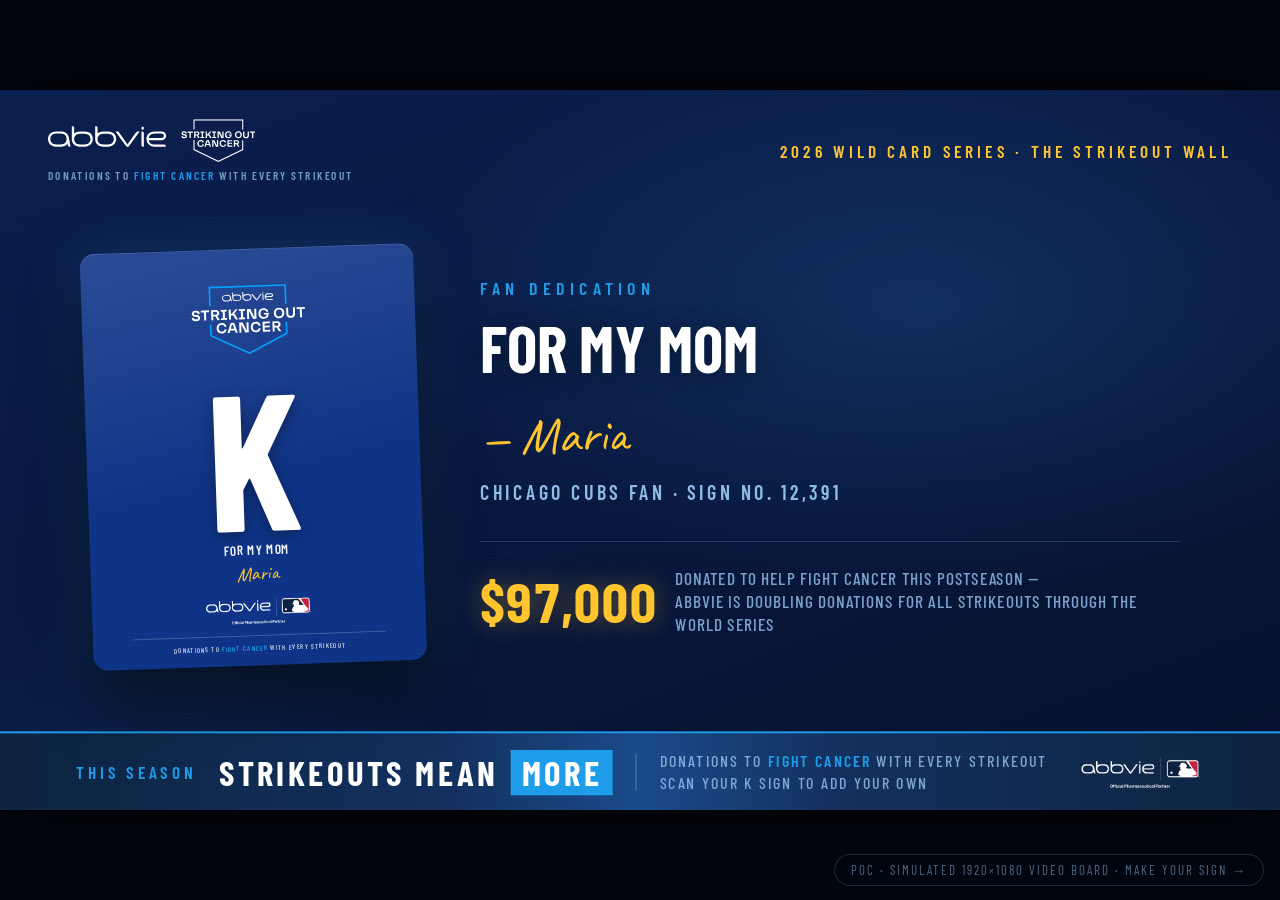
<file: strikeout/wall.html>
<!DOCTYPE html>
<html lang="en">
<head>
  <meta charset="UTF-8" />
  <meta name="viewport" content="width=device-width, initial-scale=1.0" />
  <title>Strikeout Wall — Video Board Display | AbbVie × MLB (POC)</title>
  <link rel="preconnect" href="https://fonts.googleapis.com" />
  <link rel="preconnect" href="https://fonts.gstatic.com" crossorigin />
  <link href="https://fonts.googleapis.com/css2?family=Barlow+Condensed:wght@500;600;700&amp;family=Barlow:wght@400;600;700&amp;family=Caveat:wght@600&amp;display=swap" rel="stylesheet" />
  <link rel="stylesheet" href="css/styles.css" />
  <link rel="stylesheet" href="css/wall.css" />
</head>
<body class="board-body">

  <!-- Fixed 1920×1080 board canvas, scaled to fit the window -->
  <div class="board-stage" id="stage">

    <header class="b-top">
      <div class="b-lockup">
        <img class="b-soc" src="assets/soc-horizontal-white.svg" alt="AbbVie — Striking Out Cancer" />
        <span class="pairing-copy b-pairing">Donations to <b>fight cancer</b> with every strikeout</span>
      </div>
      <div class="b-series">2026 Wild Card Series · The Strikeout Wall</div>
    </header>

    <main class="b-main" id="bMain">
      <div class="b-sign-col">
        <div class="k-sign b-featured" id="featSign">
          <img class="sign-logo" src="assets/soc-primary-white.svg" alt="" />
          <div class="sign-k">K</div>
          <div class="sign-msg" id="signMsg"></div>
          <div class="sign-name" id="signName"></div>
          <img class="sign-lockup" src="assets/abbvie-mlb-white-tag.png" alt="" />
          <div class="sign-donate">Donations to <b>fight cancer</b> with every strikeout</div>
        </div>
      </div>

      <div class="b-detail">
        <p class="b-eyebrow">Fan Dedication <span class="just-added" id="justAdded">Just Added</span></p>
        <h1 class="b-msg" id="detailMsg"></h1>
        <p class="b-name" id="detailName"></p>
        <p class="b-team" id="detailTeam"></p>
        <div class="b-donate">
          <span class="b-donate-num">$97,000</span>
          <span class="b-donate-copy">donated to help fight cancer this Postseason —<br />AbbVie is doubling donations for all strikeouts through the World Series</span>
        </div>
      </div>
    </main>

    <footer class="b-banner">
      <span class="b-banner-kicker">This Season</span>
      <span class="b-banner-main">Strikeouts Mean <em>More</em></span>
      <span class="b-banner-div"></span>
      <span class="b-banner-sub">Donations to <b>fight cancer</b> with every strikeout<br />Scan your K sign to add your own</span>
      <img class="b-banner-lockup" src="assets/abbvie-mlb-white-tag.png" alt="AbbVie — Official Pharmaceutical Partner of MLB" />
    </footer>

  </div>

  <a class="poc-tag" href="index.html">POC · simulated 1920×1080 video board · make your sign →</a>

  <script src="js/teams.js"></script>
  <script src="js/moderation.js"></script>
  <script src="js/wall.js"></script>
</body>
</html>
</file>
<file: strikeout/css/styles.css>
/* ============================================================
   AbbVie × MLB — Striking Out Cancer
   Digital Strikeout Wall · Proof of Concept
   Placeholder brand system (final assets via AbbVie brand team
   + MLB licensing)
   ============================================================ */

/* F37 Lineca — official AbbVie typeface (client-supplied) */
@font-face {
  font-family: 'F37 Lineca';
  src: url('../assets/fonts/F37Lineca-Book.ttf') format('truetype');
  font-weight: 400;
  font-display: swap;
}

@font-face {
  font-family: 'F37 Lineca';
  src: url('../assets/fonts/F37Lineca-Bold.ttf') format('truetype');
  font-weight: 700;
  font-display: swap;
}

:root {
  --navy-900: #050f2c;
  --navy-800: #081840;
  --navy-700: #0c2340;
  --navy-600: #12305e;
  --blue-bright: #1e9be9; /* SOC shield blue from client assets */
  --blue-soft: #8fbce6;
  --white: #ffffff;
  --off-white: #eef3fa;
  --gold: #ffc52f;
  --red-accent: #e8291c;
  --ink: #0a1633;
  --shadow-lg: 0 24px 60px rgba(2, 8, 30, 0.55);
  --shadow-md: 0 10px 30px rgba(2, 8, 30, 0.45);
  --radius-lg: 20px;
  --radius-md: 12px;
  --font-display: 'Barlow Condensed', 'Arial Narrow', sans-serif;
  --font-body: 'F37 Lineca', 'Barlow', 'Helvetica Neue', Arial, sans-serif;
  --font-script: 'Caveat', 'Snell Roundhand', cursive;
}

* { margin: 0; padding: 0; box-sizing: border-box; }

html { scroll-behavior: smooth; }

body {
  font-family: var(--font-body);
  background:
    radial-gradient(1200px 600px at 80% -10%, rgba(53, 167, 255, 0.16), transparent 60%),
    radial-gradient(900px 500px at 10% 110%, rgba(53, 167, 255, 0.10), transparent 55%),
    linear-gradient(160deg, var(--navy-800) 0%, var(--navy-900) 70%);
  color: var(--white);
  min-height: 100vh;
  -webkit-font-smoothing: antialiased;
}

/* Subtle stadium-light grain */
body::before {
  content: '';
  position: fixed;
  inset: 0;
  pointer-events: none;
  background-image: repeating-linear-gradient(
    115deg,
    rgba(255, 255, 255, 0.012) 0 2px,
    transparent 2px 6px
  );
  z-index: 0;
}

/* ---------- Top chrome ---------- */

.topbar {
  position: sticky;
  top: 0;
  z-index: 50;
  display: flex;
  align-items: center;
  justify-content: space-between;
  gap: 16px;
  padding: 14px 22px;
  background: rgba(5, 15, 44, 0.82);
  backdrop-filter: blur(12px);
  border-bottom: 1px solid rgba(143, 188, 230, 0.18);
}

.brand-lockup {
  display: flex;
  flex-direction: column;
  align-items: flex-start;
  gap: 5px;
  text-decoration: none;
  color: var(--white);
}

.brand-lockup .soc-img { height: 36px; display: block; }

/* Compliance pairing copy — always accompanies the SOC logo */
.pairing-copy {
  font-family: var(--font-display);
  font-size: 9.5px;
  font-weight: 600;
  letter-spacing: 2px;
  text-transform: uppercase;
  color: rgba(143, 188, 230, 0.8);
}

.pairing-copy b { color: var(--blue-bright); font-weight: 600; }

.abbvie-mark {
  font-family: var(--font-body);
  font-weight: 700;
  font-size: 24px;
  letter-spacing: 0.5px;
  text-transform: lowercase;
  line-height: 1;
}

.lockup-divider {
  width: 1px;
  height: 26px;
  background: rgba(143, 188, 230, 0.4);
}

.soc-badge {
  display: inline-flex;
  flex-direction: column;
  align-items: center;
  padding: 6px 12px 8px;
  border: 2px solid var(--blue-bright);
  clip-path: polygon(0 0, 100% 0, 100% 74%, 50% 100%, 0 74%);
  font-family: var(--font-display);
  font-weight: 700;
  font-size: 12px;
  line-height: 1.15;
  letter-spacing: 1.6px;
  text-align: center;
  color: var(--white);
  background: rgba(53, 167, 255, 0.08);
}

.topbar-meta {
  display: flex;
  align-items: center;
  gap: 14px;
  font-family: var(--font-display);
  font-size: 13px;
  letter-spacing: 2.4px;
  text-transform: uppercase;
  color: var(--blue-soft);
}

.topbar-meta .live-dot {
  display: inline-block;
  width: 8px;
  height: 8px;
  border-radius: 50%;
  background: var(--red-accent);
  box-shadow: 0 0 0 0 rgba(232, 41, 28, 0.6);
  animation: pulse 1.8s infinite;
}

@keyframes pulse {
  0% { box-shadow: 0 0 0 0 rgba(232, 41, 28, 0.55); }
  70% { box-shadow: 0 0 0 9px rgba(232, 41, 28, 0); }
  100% { box-shadow: 0 0 0 0 rgba(232, 41, 28, 0); }
}

.wall-link {
  color: var(--blue-bright);
  text-decoration: none;
  border: 1px solid rgba(53, 167, 255, 0.5);
  border-radius: 999px;
  padding: 7px 16px;
  transition: background 0.2s, color 0.2s;
}

.wall-link:hover { background: var(--blue-bright); color: var(--navy-900); }

/* ---------- Step indicator ---------- */

.steps {
  display: flex;
  justify-content: center;
  gap: 10px;
  padding: 18px 0 4px;
  position: relative;
  z-index: 1;
}

.steps .dot {
  width: 34px;
  height: 4px;
  border-radius: 2px;
  background: rgba(143, 188, 230, 0.22);
  transition: background 0.35s, box-shadow 0.35s;
}

.steps .dot.active {
  background: var(--blue-bright);
  box-shadow: 0 0 12px rgba(53, 167, 255, 0.7);
}

.steps .dot.done { background: rgba(53, 167, 255, 0.55); }

/* ---------- Screens ---------- */

.screen {
  display: none;
  position: relative;
  z-index: 1;
  max-width: 1080px;
  margin: 0 auto;
  padding: 28px 22px 80px;
  animation: screenIn 0.5s cubic-bezier(0.2, 0.8, 0.25, 1);
}

.screen.active { display: block; }

@keyframes screenIn {
  from { opacity: 0; transform: translateY(18px); }
  to { opacity: 1; transform: translateY(0); }
}

.eyebrow {
  font-family: var(--font-display);
  font-size: 15px;
  font-weight: 600;
  letter-spacing: 4px;
  text-transform: uppercase;
  color: var(--blue-bright);
  margin-bottom: 10px;
}

h1, h2 {
  font-family: var(--font-display);
  font-weight: 700;
  text-transform: uppercase;
  line-height: 0.98;
}

.screen h2 { font-size: clamp(34px, 5.2vw, 56px); margin-bottom: 10px; }

.lede {
  color: var(--blue-soft);
  font-size: 17px;
  max-width: 560px;
  line-height: 1.5;
}

/* ---------- Splash ---------- */

#screen-splash {
  min-height: calc(100vh - 140px);
  display: none;
  flex-direction: column;
  align-items: center;
  justify-content: center;
  text-align: center;
  cursor: pointer;
}

#screen-splash.active { display: flex; }

.splash-logo {
  width: 300px;
  margin-bottom: 30px;
  filter: drop-shadow(0 12px 40px rgba(30, 155, 233, 0.35));
  animation: logoIn 1.1s cubic-bezier(0.2, 0.9, 0.3, 1.05);
}

@keyframes logoIn {
  0% { opacity: 0; transform: scale(0.82) translateY(18px); }
  100% { opacity: 1; transform: scale(1) translateY(0); }
}

.splash-wordmark {
  opacity: 0;
  animation: fadeUp 0.7s ease forwards 1.1s;
}

.splash-title {
  font-size: clamp(44px, 8vw, 84px);
  letter-spacing: 1px;
  opacity: 0;
  animation: fadeUp 0.7s ease forwards 1.35s;
}

.splash-title .accent { color: var(--blue-bright); }

.splash-sub {
  margin-top: 14px;
  font-family: var(--font-display);
  font-size: clamp(15px, 2.4vw, 20px);
  letter-spacing: 5px;
  text-transform: uppercase;
  color: var(--gold);
  opacity: 0;
  animation: fadeUp 0.7s ease forwards 1.7s;
}

.splash-cta {
  margin-top: 46px;
  opacity: 0;
  animation: fadeUp 0.7s ease forwards 2.1s;
}

@keyframes fadeUp {
  from { opacity: 0; transform: translateY(16px); }
  to { opacity: 1; transform: translateY(0); }
}

/* ---------- Buttons ---------- */

.btn {
  display: inline-flex;
  align-items: center;
  justify-content: center;
  gap: 10px;
  font-family: var(--font-display);
  font-weight: 700;
  font-size: 19px;
  letter-spacing: 2.5px;
  text-transform: uppercase;
  text-decoration: none;
  color: var(--navy-900);
  background: linear-gradient(180deg, #5cbcff, var(--blue-bright));
  border: none;
  border-radius: 999px;
  padding: 15px 38px;
  cursor: pointer;
  box-shadow: 0 10px 28px rgba(53, 167, 255, 0.35);
  transition: transform 0.15s ease, box-shadow 0.15s ease, filter 0.15s;
}

.btn:hover { transform: translateY(-2px); box-shadow: 0 16px 34px rgba(53, 167, 255, 0.45); }
.btn:active { transform: translateY(0); }
.btn:disabled { filter: grayscale(0.7); opacity: 0.45; cursor: not-allowed; transform: none; }

.btn.ghost {
  background: transparent;
  color: var(--blue-bright);
  border: 2px solid rgba(53, 167, 255, 0.55);
  box-shadow: none;
}

.btn.ghost:hover { background: rgba(53, 167, 255, 0.12); }

.btn.small { font-size: 15px; padding: 10px 22px; letter-spacing: 2px; }

/* ---------- Team picker ---------- */

.team-filters {
  display: flex;
  gap: 8px;
  margin: 22px 0 18px;
  flex-wrap: wrap;
}

.chip {
  font-family: var(--font-display);
  font-size: 14px;
  letter-spacing: 2px;
  text-transform: uppercase;
  color: var(--blue-soft);
  background: rgba(143, 188, 230, 0.08);
  border: 1px solid rgba(143, 188, 230, 0.25);
  border-radius: 999px;
  padding: 7px 18px;
  cursor: pointer;
  transition: all 0.2s;
}

.chip.active, .chip:hover {
  color: var(--navy-900);
  background: var(--blue-bright);
  border-color: var(--blue-bright);
}

.team-grid {
  display: grid;
  grid-template-columns: repeat(auto-fill, minmax(148px, 1fr));
  gap: 14px;
}

.team-card {
  --tp: var(--navy-700);
  --ts: var(--blue-soft);
  color: var(--white);
  font-family: var(--font-body);
  position: relative;
  border: 1px solid rgba(143, 188, 230, 0.16);
  border-radius: var(--radius-md);
  background: rgba(8, 24, 64, 0.55);
  padding: 18px 12px 14px;
  text-align: center;
  cursor: pointer;
  overflow: hidden;
  transition: transform 0.18s ease, border-color 0.18s, box-shadow 0.18s;
}

.team-card::before {
  content: '';
  position: absolute;
  inset: 0 0 auto 0;
  height: 4px;
  background: linear-gradient(90deg, var(--tp), var(--ts));
}

.team-card:hover, .team-card:focus-visible {
  transform: translateY(-4px) scale(1.02);
  border-color: var(--ts);
  box-shadow: var(--shadow-md);
  outline: none;
}

.team-card .team-mark {
  display: block;
  width: 96px;
  height: 63px;
  object-fit: cover;
  margin: 0 auto 10px;
  border-radius: 9px;
  box-shadow: 0 4px 14px rgba(0, 0, 0, 0.4);
}

.team-card .t-city {
  font-size: 11.5px;
  letter-spacing: 1.6px;
  text-transform: uppercase;
  color: var(--blue-soft);
}

.team-card .t-name {
  font-family: var(--font-display);
  font-weight: 700;
  font-size: 19px;
  text-transform: uppercase;
  letter-spacing: 1px;
}

/* ---------- Sign (shared: preview + wall) ---------- */

.k-sign {
  --sp: var(--navy-700);
  --ss: #ffffff;
  position: relative;
  aspect-ratio: 4 / 5;
  border-radius: 14px;
  background: linear-gradient(168deg, color-mix(in srgb, var(--sp) 88%, #ffffff 12%), var(--sp) 55%);
  box-shadow: var(--shadow-lg), inset 0 1px 0 rgba(255,255,255,0.18);
  display: flex;
  flex-direction: column;
  align-items: center;
  overflow: hidden;
  user-select: none;
}

.k-sign.pinstripe {
  background:
    repeating-linear-gradient(90deg, rgba(12,35,64,0.16) 0 2px, transparent 2px 14px),
    linear-gradient(168deg, #ffffff, #edf1f7 60%);
}

.k-sign { container-type: inline-size; }

/* Official SOC lockup at the top of every sign */
.k-sign .sign-logo {
  display: block;
  width: 42%;
  margin-top: 7%;
}

.k-sign .sign-k {
  flex: 1;
  display: flex;
  align-items: center;
  justify-content: center;
  font-family: var(--font-display);
  font-weight: 700;
  font-size: 58cqw;
  line-height: 0.8;
  color: var(--ss);
  text-shadow: 0 6px 24px rgba(0, 0, 0, 0.35);
}

.k-sign.pinstripe .sign-k { color: var(--sp); text-shadow: none; }

.k-sign .sign-msg {
  font-family: var(--font-display);
  font-weight: 600;
  font-size: clamp(9px, 5.4cqw, 20px);
  letter-spacing: 1.4px;
  text-transform: uppercase;
  text-align: center;
  color: rgba(255, 255, 255, 0.95);
  padding: 0 8%;
  min-height: 1.2em;
  display: -webkit-box;
  -webkit-line-clamp: 2;
  -webkit-box-orient: vertical;
  overflow: hidden;
}

.k-sign.pinstripe .sign-msg { color: var(--sp); }

.k-sign .sign-name {
  font-family: var(--font-script);
  font-size: clamp(12px, 8cqw, 30px);
  color: var(--gold);
  transform: rotate(-3deg);
  min-height: 1.1em;
  margin-top: 1%;
}

.k-sign.pinstripe .sign-name { color: #b3372f; }

/* AbbVie | MLB partner lockup */
.k-sign .sign-lockup {
  display: block;
  width: 34%;
  margin-top: 2%;
}

/* Compliance strip — mirrors the physical K card */
.k-sign .sign-donate {
  font-family: var(--font-display);
  font-weight: 600;
  font-size: clamp(5px, 2.7cqw, 10px);
  letter-spacing: 0.14em;
  text-transform: uppercase;
  text-align: center;
  color: rgba(255, 255, 255, 0.75);
  border-top: 1px solid rgba(255, 255, 255, 0.25);
  padding: 2.5% 6% 0;
  margin-top: 2.5%;
  margin-bottom: 4%;
  width: 76%;
}

.k-sign .sign-donate b { color: var(--blue-bright); font-weight: 600; }

.k-sign.pinstripe .sign-donate {
  color: var(--sp);
  border-top-color: color-mix(in srgb, var(--sp) 35%, transparent);
}
.k-sign.pinstripe .sign-donate b { color: var(--blue-bright); }

/* ---------- Personalize layout ---------- */

.personalize-grid {
  display: grid;
  grid-template-columns: minmax(260px, 380px) 1fr;
  gap: 44px;
  align-items: start;
  margin-top: 26px;
}

.preview-col { position: sticky; top: 90px; }

.preview-stage {
  perspective: 1100px;
}

.preview-stage .k-sign {
  transition: transform 0.5s cubic-bezier(0.2, 0.8, 0.25, 1);
  transform: rotateY(-7deg) rotateX(2deg);
}

.preview-stage:hover .k-sign { transform: rotateY(0) rotateX(0); }

.k-sign .stamp-anim {
  animation: stamp 0.45s cubic-bezier(0.2, 1.4, 0.4, 1);
}

@keyframes stamp {
  0% { transform: scale(1.7); opacity: 0; }
  100% { transform: scale(1); opacity: 1; }
}

.form-col .field { margin-bottom: 26px; }

.field label {
  display: block;
  font-family: var(--font-display);
  font-size: 15px;
  font-weight: 600;
  letter-spacing: 2.6px;
  text-transform: uppercase;
  color: var(--blue-bright);
  margin-bottom: 10px;
}

.field .hint {
  font-size: 12.5px;
  color: rgba(143, 188, 230, 0.66);
  margin-top: 7px;
  line-height: 1.45;
}

select, input[type='text'] {
  width: 100%;
  max-width: 460px;
  font-family: var(--font-body);
  font-size: 16px;
  color: var(--white);
  background: rgba(8, 24, 64, 0.7);
  border: 1px solid rgba(143, 188, 230, 0.35);
  border-radius: var(--radius-md);
  padding: 14px 16px;
  outline: none;
  transition: border-color 0.2s, box-shadow 0.2s;
}

/* Custom chevron — native arrows vanish on iOS/Safari once a select is styled */
select {
  -webkit-appearance: none;
  -moz-appearance: none;
  appearance: none;
  padding-right: 48px;
  background-image: url("data:image/svg+xml;utf8,<svg xmlns='http://www.w3.org/2000/svg' width='16' height='10' viewBox='0 0 16 10'><path d='M1 1l7 7 7-7' fill='none' stroke='%231e9be9' stroke-width='2.5' stroke-linecap='round' stroke-linejoin='round'/></svg>");
  background-repeat: no-repeat;
  background-position: right 18px center;
  background-size: 16px 10px;
}

select:focus, input[type='text']:focus {
  border-color: var(--blue-bright);
  box-shadow: 0 0 0 3px rgba(53, 167, 255, 0.22);
}

input[type='text'].flagged, input[type='text'].flagged:focus {
  border-color: var(--red-accent);
  box-shadow: 0 0 0 3px rgba(232, 41, 28, 0.25);
  animation: shake 0.3s ease;
}

@keyframes shake {
  0%, 100% { transform: translateX(0); }
  25% { transform: translateX(-5px); }
  75% { transform: translateX(5px); }
}

.field .hint.warn { color: #ff8d85; }

select option { color: var(--ink); background: #fff; }

.style-row { display: flex; gap: 10px; flex-wrap: wrap; }

.style-option {
  --tp: var(--navy-700);
  --ts: #fff;
  width: 74px;
  height: 92px;
  border-radius: 10px;
  border: 2px solid rgba(143, 188, 230, 0.25);
  background: var(--tp);
  color: var(--ts);
  font-family: var(--font-display);
  font-weight: 700;
  font-size: 34px;
  cursor: pointer;
  display: flex;
  align-items: center;
  justify-content: center;
  transition: transform 0.15s, border-color 0.15s, box-shadow 0.15s;
}

.style-option.pin {
  background: repeating-linear-gradient(90deg, rgba(12,35,64,0.18) 0 2px, transparent 2px 10px), #fff;
  color: var(--tp);
}

.style-option.selected {
  border-color: var(--blue-bright);
  box-shadow: 0 0 0 3px rgba(53, 167, 255, 0.3), var(--shadow-md);
  transform: translateY(-3px);
}

.style-option span { font-size: 9px; letter-spacing: 1px; position: absolute; bottom: 5px; left: 0; right: 0; text-align: center; opacity: 0.75; }
.style-option { position: relative; }

.form-actions { display: flex; gap: 14px; flex-wrap: wrap; margin-top: 34px; }

/* ---------- Post animation screen ---------- */

#screen-post { text-align: center; }

.post-stage {
  position: relative;
  max-width: 760px;
  margin: 30px auto 0;
  border-radius: var(--radius-lg);
  border: 1px solid rgba(143, 188, 230, 0.2);
  background:
    linear-gradient(180deg, rgba(5,15,44,0.4), rgba(5,15,44,0.85)),
    repeating-linear-gradient(90deg, rgba(53,167,255,0.06) 0 3px, transparent 3px 26px);
  padding: 26px 26px 30px;
  overflow: hidden;
}

.post-stage .board-title {
  font-family: var(--font-display);
  font-size: 15px;
  letter-spacing: 4px;
  text-transform: uppercase;
  color: var(--gold);
  margin-bottom: 18px;
}

.mini-wall {
  display: grid;
  grid-template-columns: repeat(6, 1fr);
  gap: 8px;
}

.mini-wall .k-sign { border-radius: 6px; box-shadow: 0 4px 14px rgba(0,0,0,0.45); }

.mini-wall .k-sign.incoming {
  animation: flyIn 0.9s cubic-bezier(0.2, 0.9, 0.3, 1.05) forwards;
}

@keyframes flyIn {
  0% { transform: scale(2.6) translateY(-60%); opacity: 0; filter: brightness(1.6); }
  60% { opacity: 1; }
  100% { transform: scale(1) translateY(0); opacity: 1; filter: brightness(1); }
}

.mini-wall .k-sign.highlight {
  outline: 3px solid var(--gold);
  outline-offset: 2px;
  animation: glowPulse 2s ease-in-out infinite 1s, flyIn 0.9s cubic-bezier(0.2, 0.9, 0.3, 1.05);
}

@keyframes glowPulse {
  0%, 100% { box-shadow: 0 0 18px rgba(255, 197, 47, 0.35); }
  50% { box-shadow: 0 0 34px rgba(255, 197, 47, 0.75); }
}

.post-status {
  margin-top: 22px;
  font-family: var(--font-display);
  font-size: 20px;
  letter-spacing: 3px;
  text-transform: uppercase;
  color: var(--blue-soft);
  min-height: 1.4em;
}

.post-status .ok { color: #59e08c; }

/* ---------- Thank you ---------- */

#screen-thanks { text-align: center; }

.thanks-panel {
  max-width: 640px;
  margin: 26px auto 0;
  background: rgba(8, 24, 64, 0.5);
  border: 1px solid rgba(143, 188, 230, 0.2);
  border-radius: var(--radius-lg);
  padding: 38px 34px;
}

.thanks-panel .big {
  font-family: var(--font-display);
  font-size: clamp(30px, 4.4vw, 44px);
  font-weight: 700;
  text-transform: uppercase;
  line-height: 1.02;
}

.thanks-panel .big .accent { color: var(--blue-bright); }

.thanks-copy { color: var(--blue-soft); line-height: 1.6; margin: 18px auto 26px; max-width: 480px; }

.share-row {
  display: flex;
  justify-content: center;
  gap: 12px;
  margin-top: 26px;
}

.share-pill {
  width: 46px;
  height: 46px;
  border-radius: 50%;
  border: 1px dashed rgba(143, 188, 230, 0.4);
  display: flex;
  align-items: center;
  justify-content: center;
  color: rgba(143, 188, 230, 0.55);
  font-family: var(--font-display);
  font-weight: 700;
  font-size: 15px;
  cursor: not-allowed;
}

.share-note {
  margin-top: 10px;
  font-size: 12px;
  letter-spacing: 1.5px;
  text-transform: uppercase;
  color: rgba(143, 188, 230, 0.55);
}

/* ---------- POC footer ---------- */

.poc-footer {
  position: relative;
  z-index: 1;
  border-top: 1px solid rgba(143, 188, 230, 0.15);
  padding: 22px;
  text-align: center;
  font-size: 12px;
  line-height: 1.7;
  color: rgba(143, 188, 230, 0.55);
  max-width: 860px;
  margin: 0 auto;
}

.poc-footer strong { color: rgba(143, 188, 230, 0.8); letter-spacing: 1px; }

/* ---------- Responsive ---------- */

@media (max-width: 780px) {
  .personalize-grid { grid-template-columns: 1fr; gap: 28px; }
  .preview-col { position: static; max-width: 320px; margin: 0 auto; width: 100%; }
  .mini-wall { grid-template-columns: repeat(4, 1fr); }
  .topbar-meta .hide-sm { display: none; }
}
</file>
<file: strikeout/css/wall.css>
/* ============================================================
   Strikeout Wall — 1920×1080 video-board display (POC)
   One featured fan dedication at a time, slow rotation.
   ============================================================ */

.board-body {
  background: #02060f;
  overflow: hidden;
}

.board-body::before { display: none; }

/* Fixed-size board canvas, scaled to fit the window via JS */
.board-stage {
  position: fixed;
  top: 50%;
  left: 50%;
  width: 1920px;
  height: 1080px;
  transform: translate(-50%, -50%);
  transform-origin: center;
  display: flex;
  flex-direction: column;
  background:
    radial-gradient(1400px 700px at 72% 30%, rgba(53, 167, 255, 0.16), transparent 60%),
    radial-gradient(1000px 600px at 8% 100%, rgba(53, 167, 255, 0.08), transparent 55%),
    linear-gradient(160deg, #0a1e4f 0%, #081840 45%, #050f2c 100%);
  box-shadow: 0 0 120px rgba(0, 0, 0, 0.9);
  overflow: hidden;
}

/* faint LED-panel texture */
.board-stage::after {
  content: '';
  position: absolute;
  inset: 0;
  pointer-events: none;
  background-image: repeating-linear-gradient(0deg, rgba(255,255,255,0.014) 0 2px, transparent 2px 6px);
}

/* ---------- header ---------- */

.b-top {
  display: flex;
  align-items: center;
  justify-content: space-between;
  padding: 44px 72px 0;
}

.b-lockup { display: flex; flex-direction: column; gap: 10px; }
.b-lockup .b-soc { height: 64px; display: block; align-self: flex-start; }
.b-lockup .b-pairing { font-size: 17px; letter-spacing: 3px; }

.b-series {
  font-family: var(--font-display);
  font-size: 26px;
  font-weight: 600;
  letter-spacing: 6px;
  text-transform: uppercase;
  color: var(--gold);
}

/* ---------- featured content ---------- */

.b-main {
  flex: 1;
  display: grid;
  grid-template-columns: 500px 1fr;
  gap: 90px;
  align-items: center;
  padding: 0 110px 0 130px;
  transition: opacity 0.6s ease, transform 0.6s ease;
}

.b-main.fading { opacity: 0; transform: translateY(14px); }

.b-sign-col { display: flex; justify-content: center; }

.k-sign.b-featured {
  width: 500px;
  border-radius: 22px;
  transform: rotate(-2deg);
  box-shadow:
    0 40px 90px rgba(0, 0, 0, 0.65),
    0 0 90px rgba(53, 167, 255, 0.22),
    inset 0 1px 0 rgba(255, 255, 255, 0.18);
}

.b-detail { max-width: 1050px; }

.b-eyebrow {
  display: flex;
  align-items: center;
  gap: 22px;
  font-family: var(--font-display);
  font-size: 27px;
  font-weight: 600;
  letter-spacing: 8px;
  text-transform: uppercase;
  color: var(--blue-bright);
  margin-bottom: 26px;
}

.just-added {
  display: none;
  font-size: 20px;
  letter-spacing: 3px;
  color: var(--navy-900);
  background: var(--gold);
  border-radius: 8px;
  padding: 5px 16px;
  animation: pulse 1.8s infinite;
}

.b-main.has-live .just-added { display: inline-block; }

.b-msg {
  font-family: var(--font-display);
  font-weight: 700;
  font-size: 96px;
  line-height: 0.98;
  text-transform: uppercase;
  color: var(--white);
  text-shadow: 0 6px 40px rgba(0, 0, 0, 0.4);
}

.b-name {
  font-family: var(--font-script);
  font-size: 76px;
  color: var(--gold);
  margin-top: 26px;
  transform: rotate(-1.5deg);
  min-height: 0.4em;
}

.b-team {
  font-family: var(--font-display);
  font-size: 30px;
  font-weight: 600;
  letter-spacing: 5px;
  text-transform: uppercase;
  color: var(--blue-soft);
  margin-top: 30px;
}

.b-donate {
  display: flex;
  align-items: center;
  gap: 28px;
  margin-top: 56px;
  padding-top: 36px;
  border-top: 1px solid rgba(143, 188, 230, 0.25);
}

.b-donate-num {
  font-family: var(--font-display);
  font-weight: 700;
  font-size: 84px;
  line-height: 1;
  color: var(--gold);
  text-shadow: 0 0 40px rgba(255, 197, 47, 0.35);
  font-variant-numeric: tabular-nums;
}

.b-donate-copy {
  font-family: var(--font-display);
  font-size: 26px;
  font-weight: 500;
  letter-spacing: 1.5px;
  text-transform: uppercase;
  line-height: 1.35;
  color: rgba(143, 188, 230, 0.85);
}

/* ---------- bottom banner (per deck slide 5) ---------- */

.b-banner {
  display: flex;
  align-items: center;
  justify-content: center;
  gap: 34px;
  height: 118px;
  background: linear-gradient(90deg, #0c2340 0%, #12305e 35%, #1a4a8a 50%, #12305e 65%, #0c2340 100%);
  border-top: 3px solid var(--blue-bright);
}

.b-banner-kicker {
  font-family: var(--font-display);
  font-weight: 600;
  font-size: 26px;
  letter-spacing: 6px;
  text-transform: uppercase;
  color: var(--blue-bright);
}

.b-banner-main {
  font-family: var(--font-display);
  font-weight: 700;
  font-size: 52px;
  letter-spacing: 5px;
  text-transform: uppercase;
  color: var(--white);
}

/* "MORE" in the boxed-highlight treatment from client creative */
.b-banner-main em {
  font-style: normal;
  color: var(--white);
  background: var(--blue-bright);
  padding: 2px 16px 4px;
  margin-left: 4px;
}

.b-banner-sub b { color: var(--blue-bright); font-weight: 600; }

.b-banner-lockup { height: 58px; margin-left: 10px; }

.b-banner-div {
  width: 2px;
  height: 54px;
  background: rgba(143, 188, 230, 0.35);
}

.b-banner-sub {
  font-family: var(--font-display);
  font-size: 24px;
  font-weight: 500;
  letter-spacing: 3px;
  text-transform: uppercase;
  color: rgba(143, 188, 230, 0.85);
  max-width: 640px;
  line-height: 1.3;
}

/* ---------- POC overlay tag ---------- */

.poc-tag {
  position: fixed;
  bottom: 14px;
  right: 16px;
  z-index: 10;
  font-family: var(--font-display);
  font-size: 13px;
  letter-spacing: 2px;
  text-transform: uppercase;
  text-decoration: none;
  color: rgba(143, 188, 230, 0.55);
  background: rgba(2, 6, 15, 0.7);
  border: 1px solid rgba(143, 188, 230, 0.2);
  border-radius: 999px;
  padding: 7px 16px;
}

.poc-tag:hover { color: var(--blue-bright); border-color: var(--blue-bright); }
</file>
